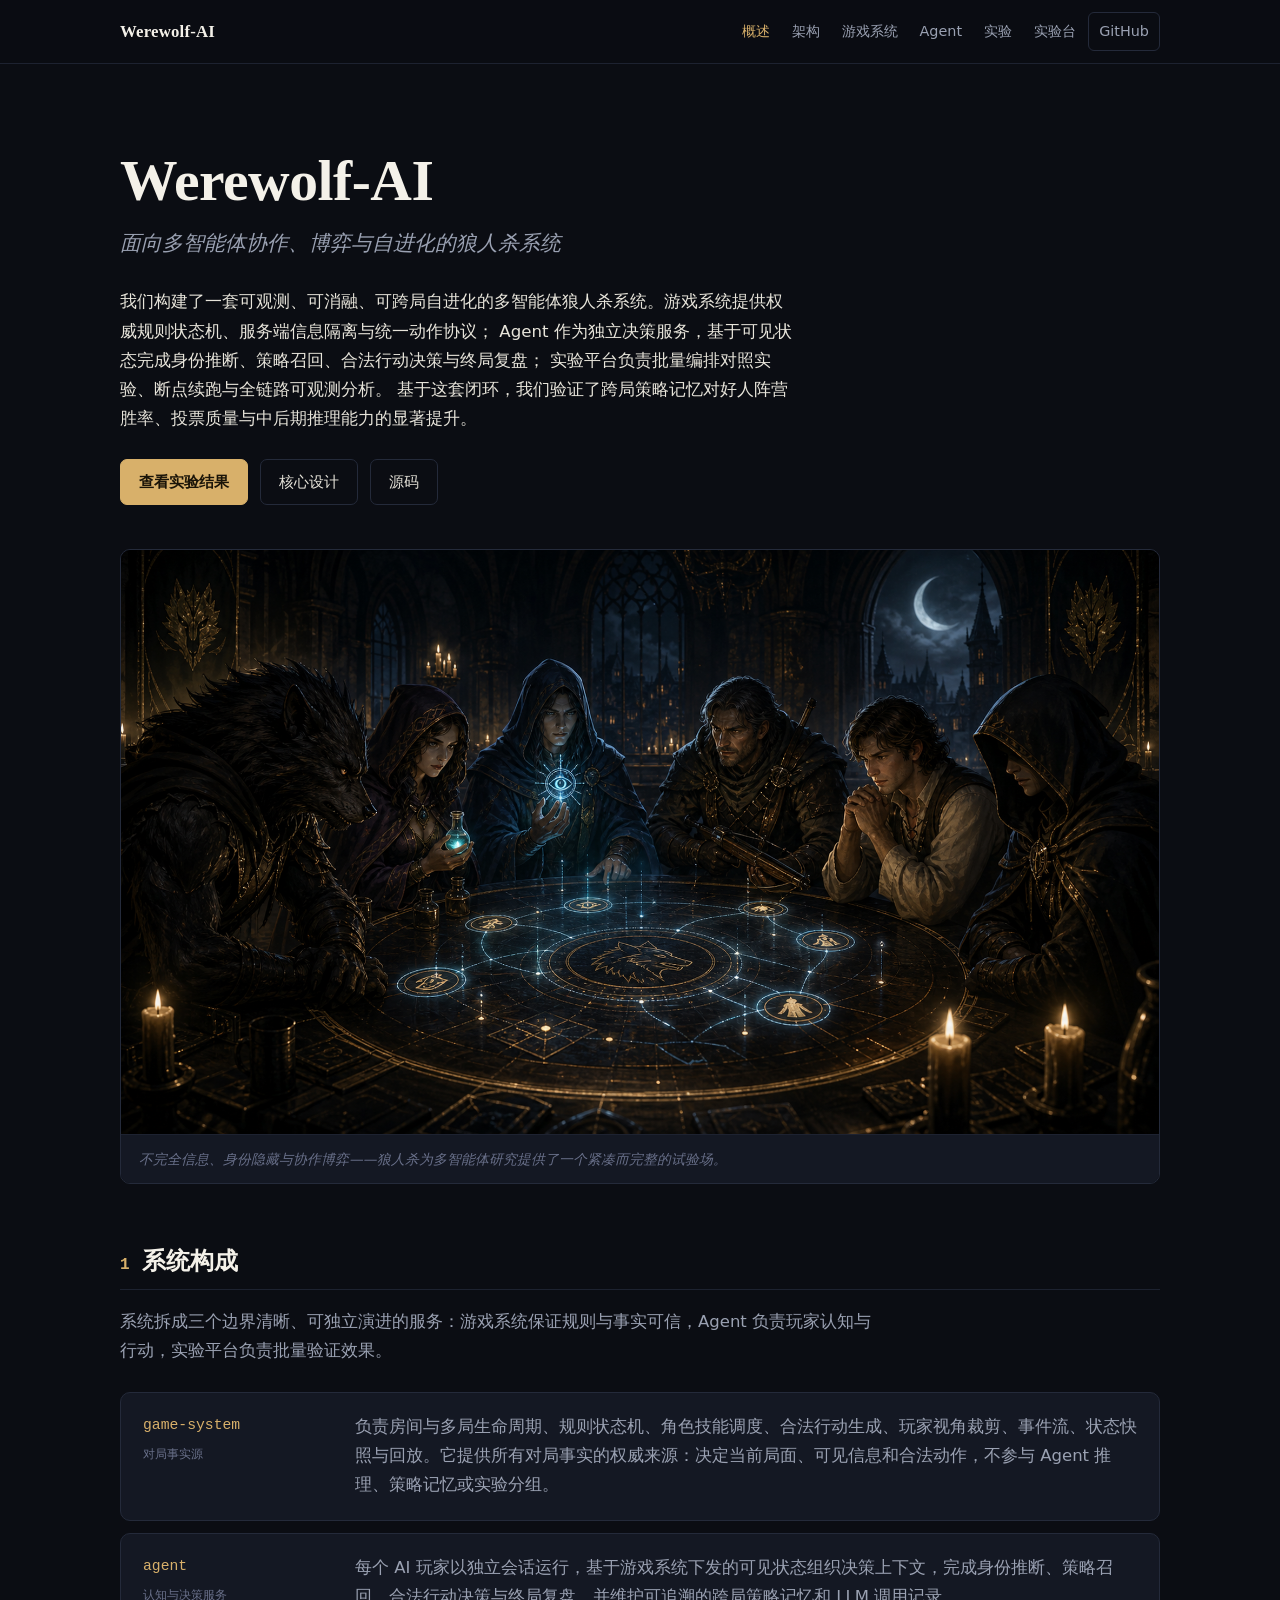
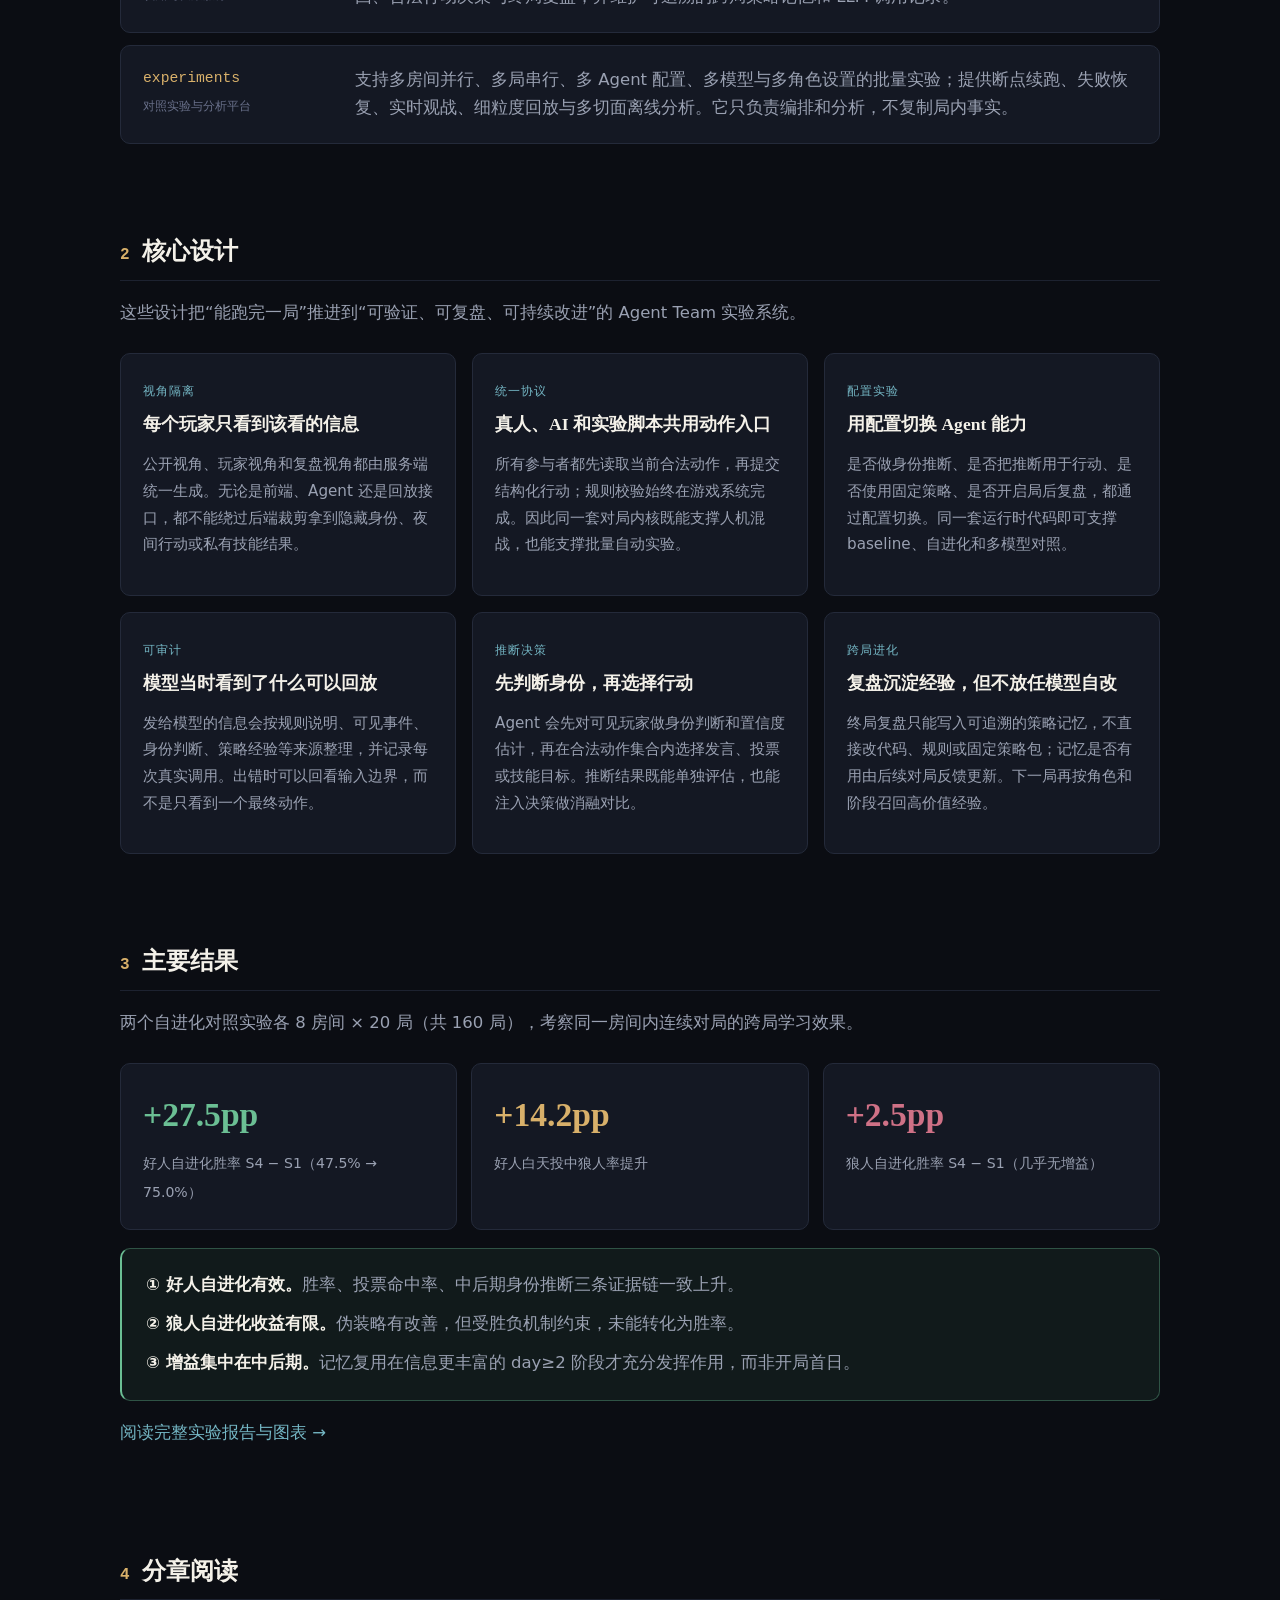
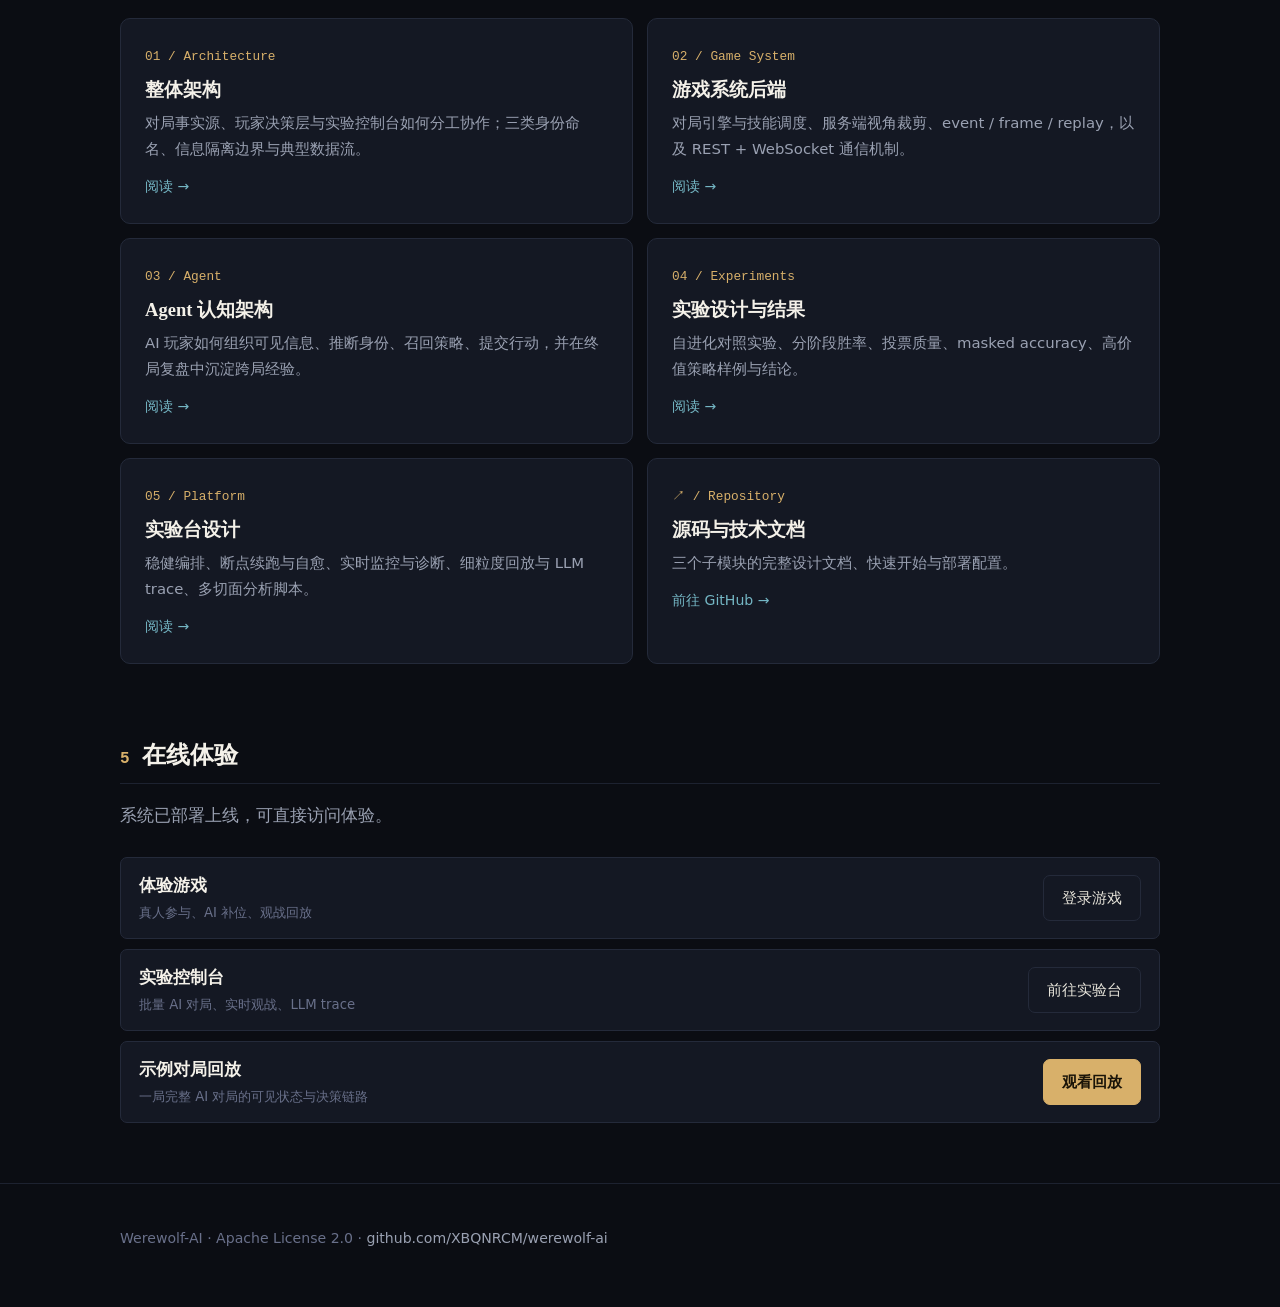
<file: docs/index.html>
<!DOCTYPE html>
<html lang="zh-CN">
<head>
  <meta charset="UTF-8">
  <meta http-equiv="refresh" content="0; url=./report/">
  <link rel="canonical" href="./report/">
  <title>Werewolf-AI 项目展示</title>
</head>
<body>
  <p>正在跳转到 <a href="./report/">项目综合报告</a>…</p>
</body>
</html>
</file>
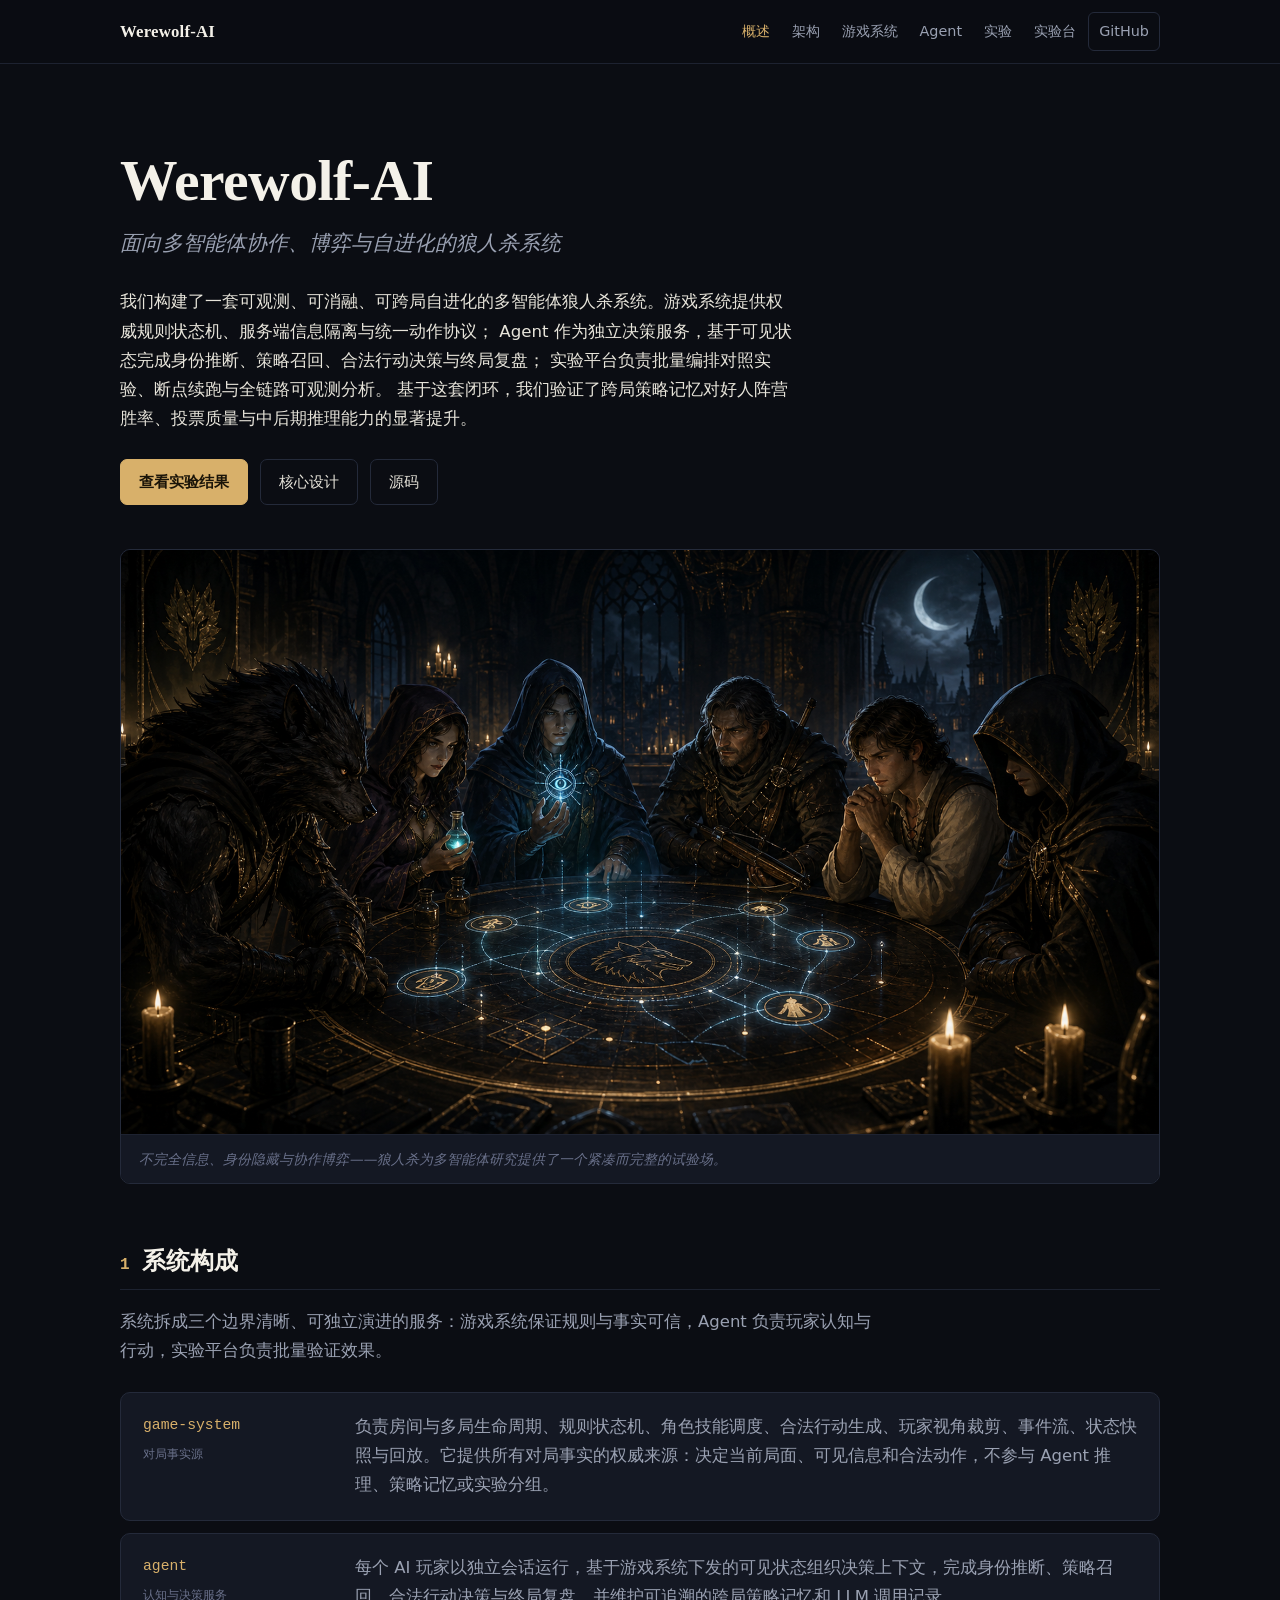
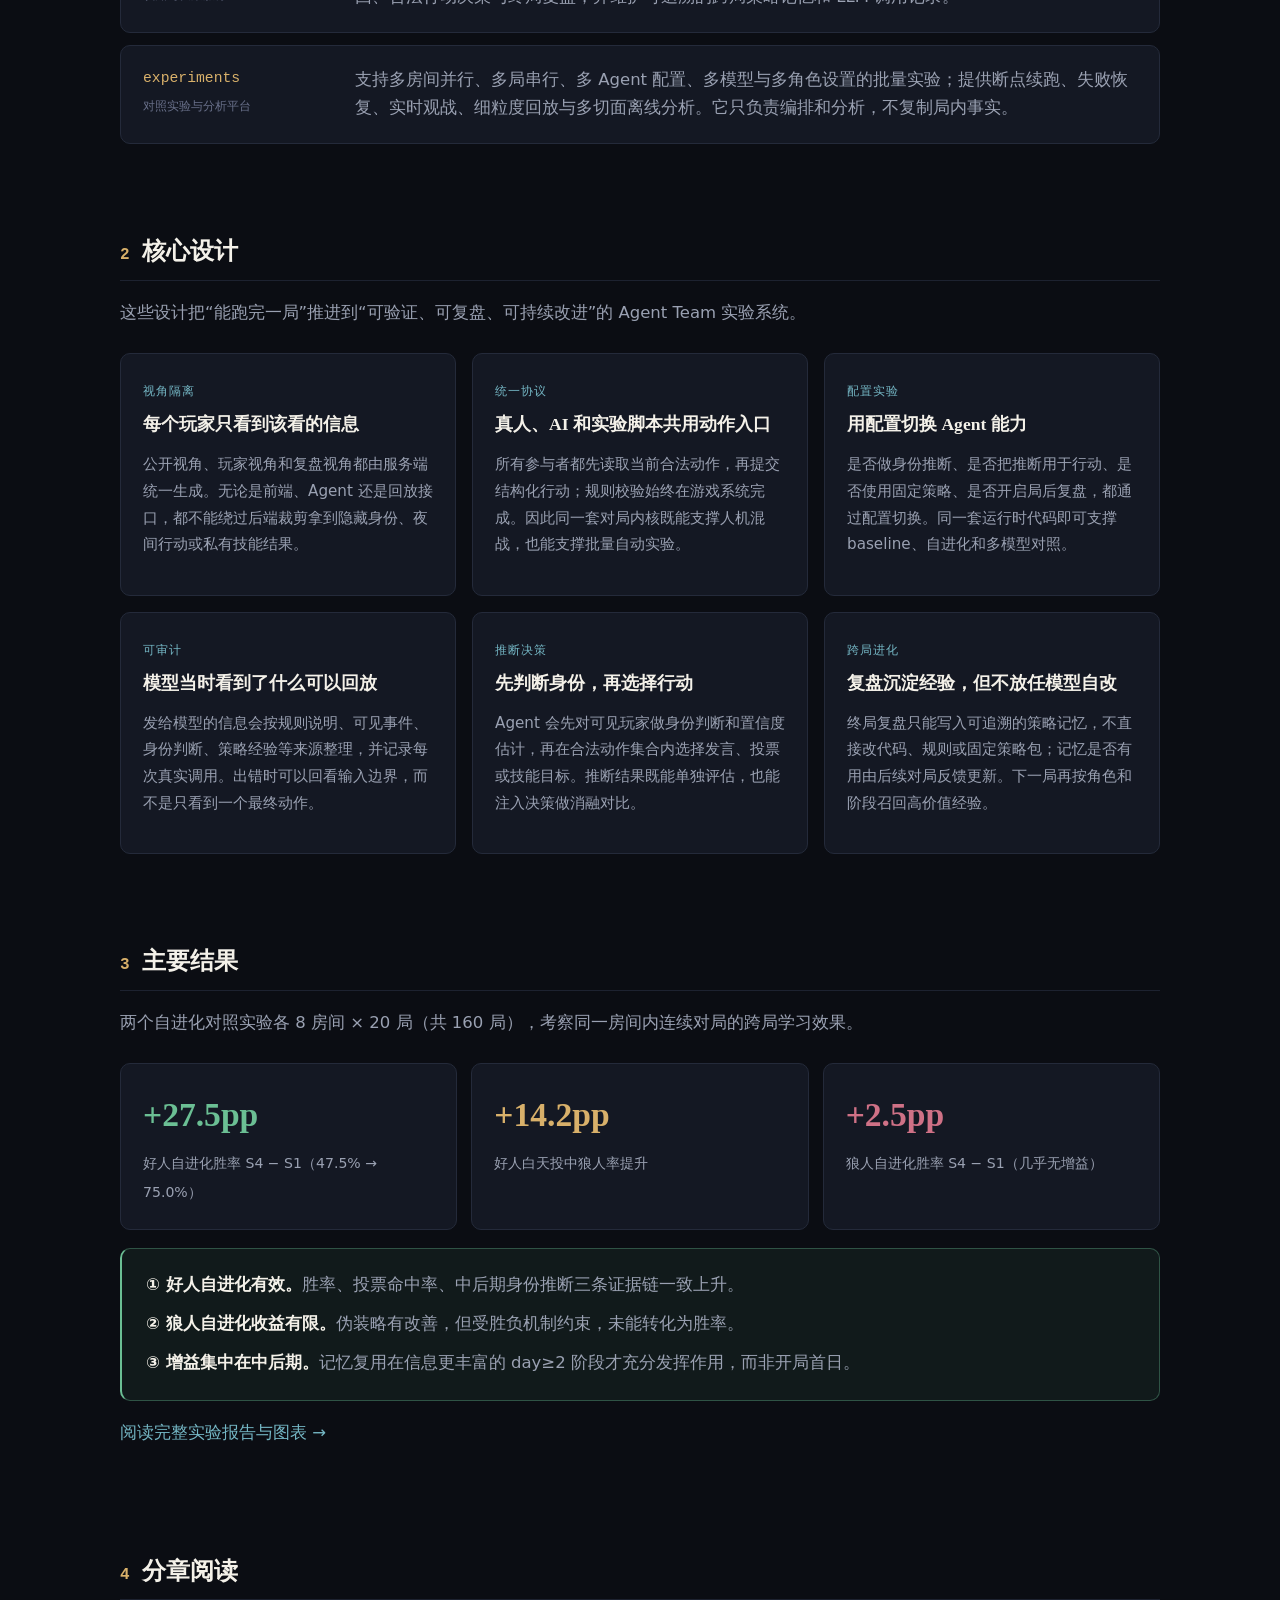
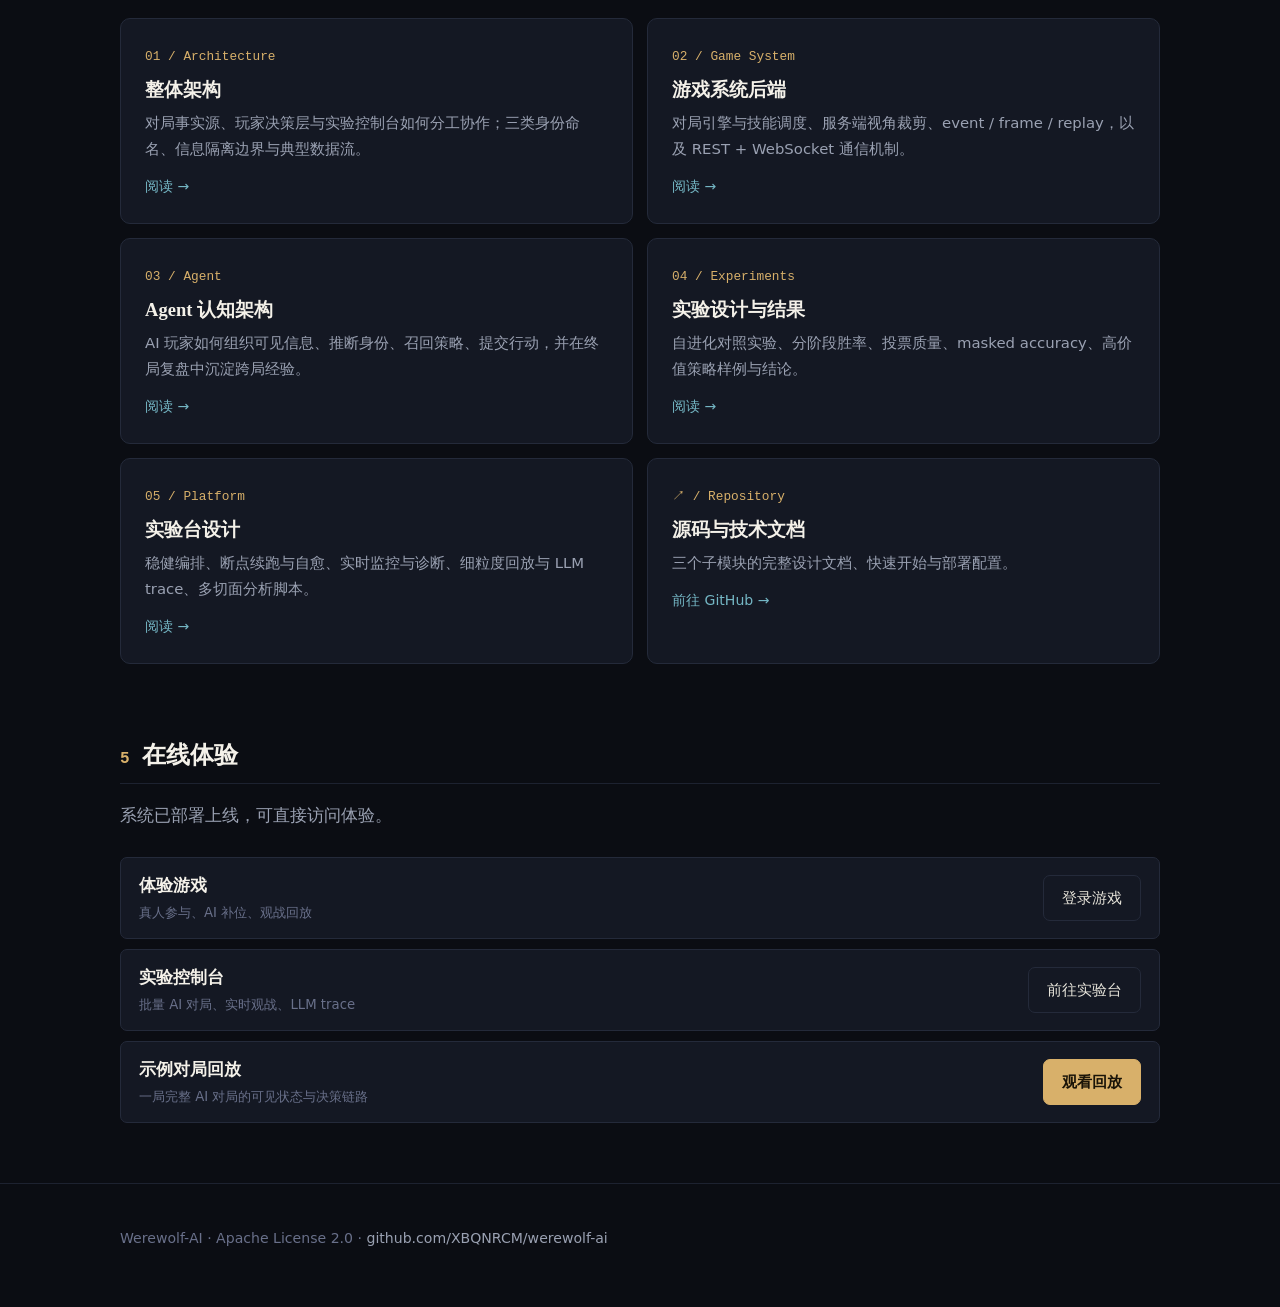
<file: docs/report/index.html>
<!DOCTYPE html>
<html lang="zh-CN">
<head>
  <meta charset="UTF-8">
  <meta name="viewport" content="width=device-width, initial-scale=1.0">
  <title>Werewolf-AI — 多智能体狼人杀系统</title>
  <meta name="description" content="对局事实源、认知与决策 Agent、批量实验平台：不完全信息下的多智能体协作、博弈与跨局自进化。">
  <link rel="stylesheet" href="./site.css">
</head>
<body>
  <header class="site-header">
    <div class="container inner">
      <a class="brand" href="./">
        <span>Werewolf-AI</span>
      </a>
      <nav class="nav">
        <a href="./" class="active">概述</a>
        <a href="./architecture.html">架构</a>
        <a href="./game-system.html">游戏系统</a>
        <a href="./agent.html">Agent</a>
        <a href="./experiments.html">实验</a>
        <a href="./console.html">实验台</a>
        <a href="https://github.com/XBQNRCM/werewolf-ai" class="nav-gh" target="_blank" rel="noopener">GitHub</a>
      </nav>
    </div>
  </header>

  <main>
    <section class="hero">
      <div class="container">
        <h1>Werewolf-AI</h1>
        <p class="subtitle">面向多智能体协作、博弈与自进化的狼人杀系统</p>
        <p class="abstract">
          我们构建了一套可观测、可消融、可跨局自进化的多智能体狼人杀系统。游戏系统提供权威规则状态机、服务端信息隔离与统一动作协议；
          Agent 作为独立决策服务，基于可见状态完成身份推断、策略召回、合法行动决策与终局复盘；
          实验平台负责批量编排对照实验、断点续跑与全链路可观测分析。
          基于这套闭环，我们验证了跨局策略记忆对好人阵营胜率、投票质量与中后期推理能力的显著提升。
        </p>
        <div class="hero-actions">
          <a class="btn btn-primary" href="./experiments.html">查看实验结果</a>
          <a class="btn btn-secondary" href="#contributions">核心设计</a>
          <a class="btn btn-secondary" href="https://github.com/XBQNRCM/werewolf-ai" target="_blank" rel="noopener">源码</a>
        </div>

        <figure class="poster">
          <img src="./assets/images/werewolf-ai-role-ensemble-poster-art.png" alt="狼人杀夜晚围桌对局主题插画">
          <figcaption>不完全信息、身份隐藏与协作博弈——狼人杀为多智能体研究提供了一个紧凑而完整的试验场。</figcaption>
        </figure>
      </div>
    </section>

    <section id="system">
      <div class="container">
        <h2 class="section-title"><span class="num">1</span>系统构成</h2>
        <p class="section-desc">系统拆成三个边界清晰、可独立演进的服务：游戏系统保证规则与事实可信，Agent 负责玩家认知与行动，实验平台负责批量验证效果。</p>
        <div class="layers">
          <div class="layer-item">
            <div class="layer-name">game-system<small>对局事实源</small></div>
            <p>负责房间与多局生命周期、规则状态机、角色技能调度、合法行动生成、玩家视角裁剪、事件流、状态快照与回放。它提供所有对局事实的权威来源：决定当前局面、可见信息和合法动作，不参与 Agent 推理、策略记忆或实验分组。</p>
          </div>
          <div class="layer-item">
            <div class="layer-name">agent<small>认知与决策服务</small></div>
            <p>每个 AI 玩家以独立会话运行，基于游戏系统下发的可见状态组织决策上下文，完成身份推断、策略召回、合法行动决策与终局复盘，并维护可追溯的跨局策略记忆和 LLM 调用记录。</p>
          </div>
          <div class="layer-item">
            <div class="layer-name">experiments<small>对照实验与分析平台</small></div>
            <p>支持多房间并行、多局串行、多 Agent 配置、多模型与多角色设置的批量实验；提供断点续跑、失败恢复、实时观战、细粒度回放与多切面离线分析。它只负责编排和分析，不复制局内事实。</p>
          </div>
        </div>
      </div>
    </section>

    <section id="contributions">
      <div class="container">
        <h2 class="section-title"><span class="num">2</span>核心设计</h2>
        <p class="section-desc">这些设计把“能跑完一局”推进到“可验证、可复盘、可持续改进”的 Agent Team 实验系统。</p>
        <div class="card-grid">
          <article class="card">
            <span class="tag">视角隔离</span>
            <h3>每个玩家只看到该看的信息</h3>
            <p>公开视角、玩家视角和复盘视角都由服务端统一生成。无论是前端、Agent 还是回放接口，都不能绕过后端裁剪拿到隐藏身份、夜间行动或私有技能结果。</p>
          </article>
          <article class="card">
            <span class="tag">统一协议</span>
            <h3>真人、AI 和实验脚本共用动作入口</h3>
            <p>所有参与者都先读取当前合法动作，再提交结构化行动；规则校验始终在游戏系统完成。因此同一套对局内核既能支撑人机混战，也能支撑批量自动实验。</p>
          </article>
          <article class="card">
            <span class="tag">配置实验</span>
            <h3>用配置切换 Agent 能力</h3>
            <p>是否做身份推断、是否把推断用于行动、是否使用固定策略、是否开启局后复盘，都通过配置切换。同一套运行时代码即可支撑 baseline、自进化和多模型对照。</p>
          </article>
          <article class="card">
            <span class="tag">可审计</span>
            <h3>模型当时看到了什么可以回放</h3>
            <p>发给模型的信息会按规则说明、可见事件、身份判断、策略经验等来源整理，并记录每次真实调用。出错时可以回看输入边界，而不是只看到一个最终动作。</p>
          </article>
          <article class="card">
            <span class="tag">推断决策</span>
            <h3>先判断身份，再选择行动</h3>
            <p>Agent 会先对可见玩家做身份判断和置信度估计，再在合法动作集合内选择发言、投票或技能目标。推断结果既能单独评估，也能注入决策做消融对比。</p>
          </article>
          <article class="card">
            <span class="tag">跨局进化</span>
            <h3>复盘沉淀经验，但不放任模型自改</h3>
            <p>终局复盘只能写入可追溯的策略记忆，不直接改代码、规则或固定策略包；记忆是否有用由后续对局反馈更新。下一局再按角色和阶段召回高价值经验。</p>
          </article>
        </div>
      </div>
    </section>

    <section id="results">
      <div class="container">
        <h2 class="section-title"><span class="num">3</span>主要结果</h2>
        <p class="section-desc">两个自进化对照实验各 8 房间 × 20 局（共 160 局），考察同一房间内连续对局的跨局学习效果。</p>
        <div class="stat-row">
          <div class="stat">
            <strong>+27.5pp</strong>
            <span>好人自进化胜率 S4 − S1（47.5% → 75.0%）</span>
          </div>
          <div class="stat neutral">
            <strong>+14.2pp</strong>
            <span>好人白天投中狼人率提升</span>
          </div>
          <div class="stat wolf">
            <strong>+2.5pp</strong>
            <span>狼人自进化胜率 S4 − S1（几乎无增益）</span>
          </div>
        </div>
        <div class="conclusion-box" style="margin-top:18px;">
          <p><strong>① 好人自进化有效。</strong>胜率、投票命中率、中后期身份推断三条证据链一致上升。</p>
          <p><strong>② 狼人自进化收益有限。</strong>伪装略有改善，但受胜负机制约束，未能转化为胜率。</p>
          <p><strong>③ 增益集中在中后期。</strong>记忆复用在信息更丰富的 day≥2 阶段才充分发挥作用，而非开局首日。</p>
        </div>
        <p style="margin-top:18px;"><a href="./experiments.html">阅读完整实验报告与图表 →</a></p>
      </div>
    </section>

    <section id="chapters">
      <div class="container">
        <h2 class="section-title"><span class="num">4</span>分章阅读</h2>
        <div class="nav-cards">
          <a class="nav-card" href="./architecture.html">
            <span class="nav-card-index">01 / Architecture</span>
            <h3>整体架构</h3>
            <p>对局事实源、玩家决策层与实验控制台如何分工协作；三类身份命名、信息隔离边界与典型数据流。</p>
            <span class="arrow">阅读 →</span>
          </a>
          <a class="nav-card" href="./game-system.html">
            <span class="nav-card-index">02 / Game System</span>
            <h3>游戏系统后端</h3>
            <p>对局引擎与技能调度、服务端视角裁剪、event / frame / replay，以及 REST + WebSocket 通信机制。</p>
            <span class="arrow">阅读 →</span>
          </a>
          <a class="nav-card" href="./agent.html">
            <span class="nav-card-index">03 / Agent</span>
            <h3>Agent 认知架构</h3>
            <p>AI 玩家如何组织可见信息、推断身份、召回策略、提交行动，并在终局复盘中沉淀跨局经验。</p>
            <span class="arrow">阅读 →</span>
          </a>
          <a class="nav-card" href="./experiments.html">
            <span class="nav-card-index">04 / Experiments</span>
            <h3>实验设计与结果</h3>
            <p>自进化对照实验、分阶段胜率、投票质量、masked accuracy、高价值策略样例与结论。</p>
            <span class="arrow">阅读 →</span>
          </a>
          <a class="nav-card" href="./console.html">
            <span class="nav-card-index">05 / Platform</span>
            <h3>实验台设计</h3>
            <p>稳健编排、断点续跑与自愈、实时监控与诊断、细粒度回放与 LLM trace、多切面分析脚本。</p>
            <span class="arrow">阅读 →</span>
          </a>
          <a class="nav-card" href="https://github.com/XBQNRCM/werewolf-ai" target="_blank" rel="noopener">
            <span class="nav-card-index">↗ / Repository</span>
            <h3>源码与技术文档</h3>
            <p>三个子模块的完整设计文档、快速开始与部署配置。</p>
            <span class="arrow">前往 GitHub →</span>
          </a>
        </div>
      </div>
    </section>

    <section id="demo" class="tight">
      <div class="container">
        <h2 class="section-title"><span class="num">5</span>在线体验</h2>
        <p class="section-desc">系统已部署上线，可直接访问体验。</p>
        <div class="demo-entry">
          <div class="label">体验游戏<small>真人参与、AI 补位、观战回放</small></div>
          <a class="btn btn-secondary" href="http://8.149.245.31/" target="_blank" rel="noopener">登录游戏</a>
        </div>
        <div class="demo-entry">
          <div class="label">实验控制台<small>批量 AI 对局、实时观战、LLM trace</small></div>
          <a class="btn btn-secondary" href="http://8.149.245.31/experiments/" target="_blank" rel="noopener">前往实验台</a>
        </div>
        <div class="demo-entry">
          <div class="label">示例对局回放<small>一局完整 AI 对局的可见状态与决策链路</small></div>
          <a class="btn btn-primary" href="http://8.149.245.31/replay/game_add52680dc?room=room_93a2a298ca" target="_blank" rel="noopener">观看回放</a>
        </div>
      </div>
    </section>
  </main>

  <footer class="site-footer">
    <div class="container">
      <p>Werewolf-AI · Apache License 2.0 · <a href="https://github.com/XBQNRCM/werewolf-ai" target="_blank" rel="noopener">github.com/XBQNRCM/werewolf-ai</a></p>
    </div>
  </footer>
</body>
</html>
</file>
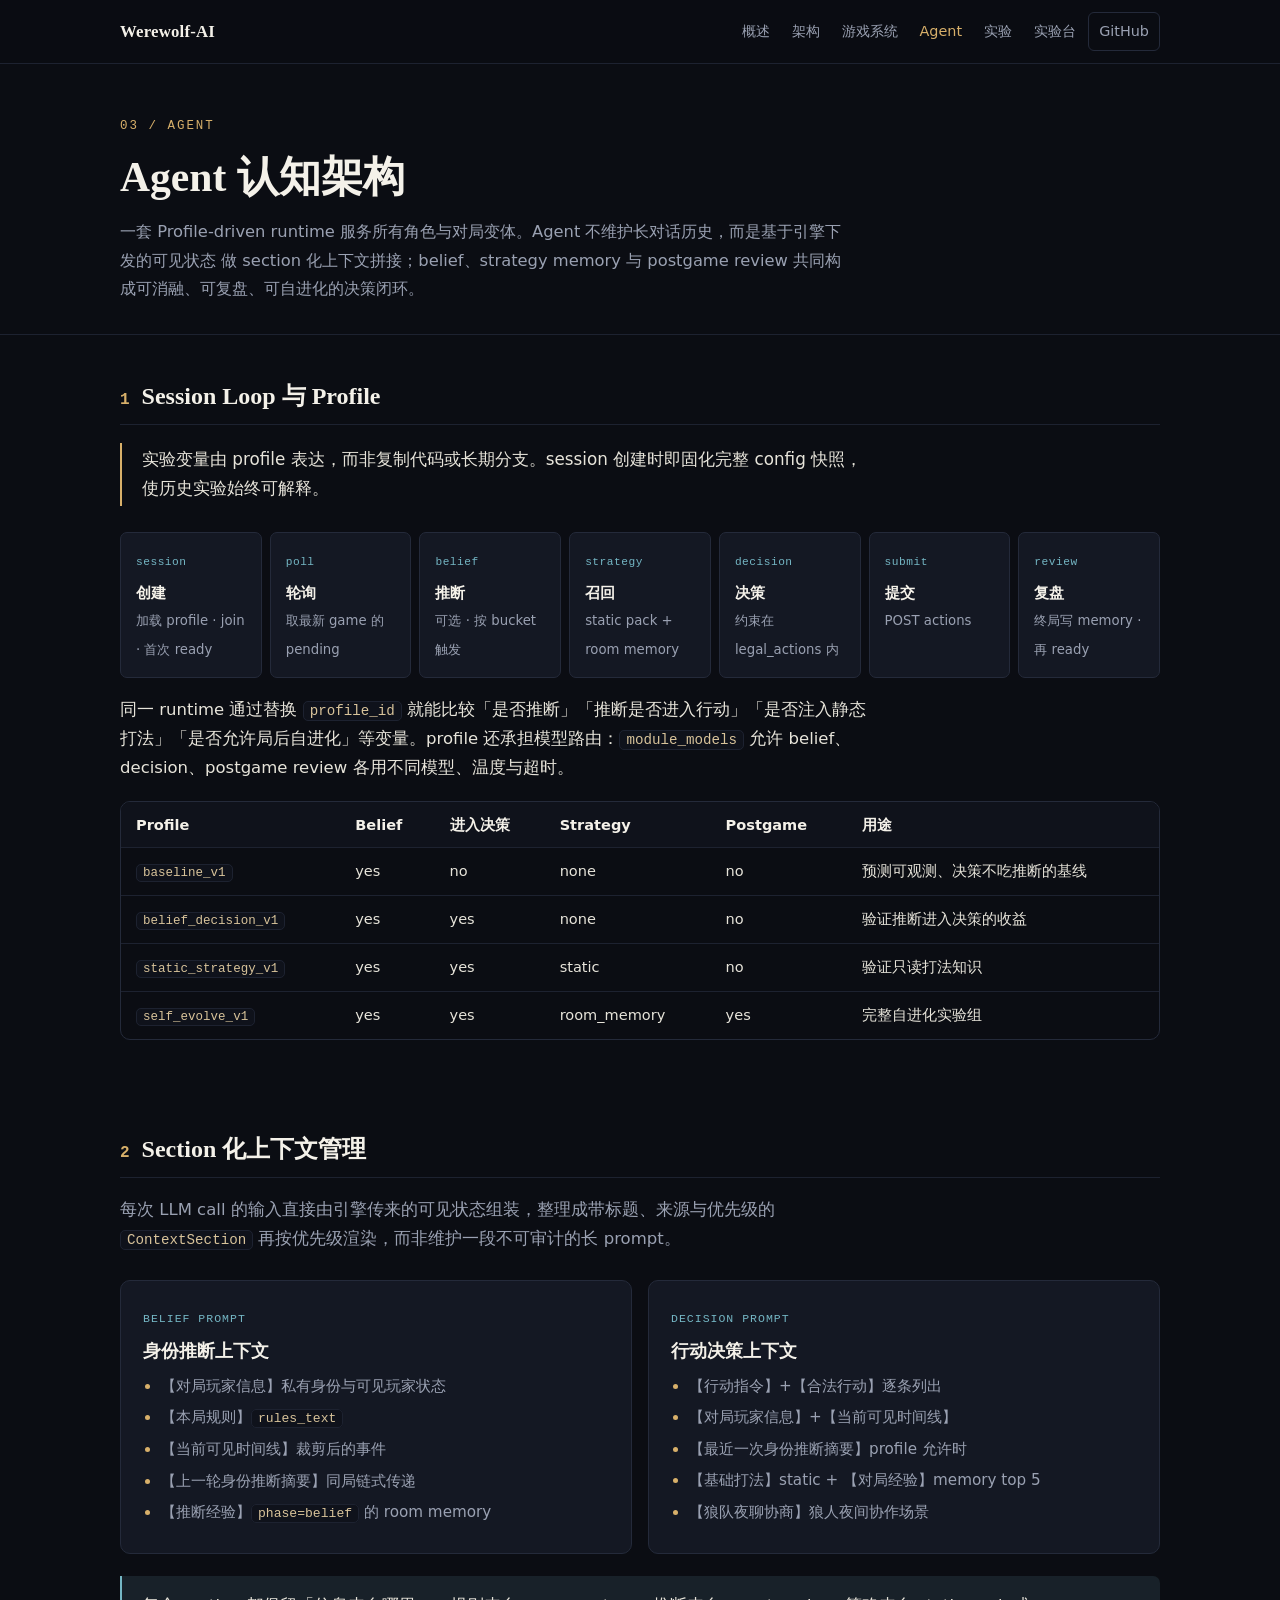
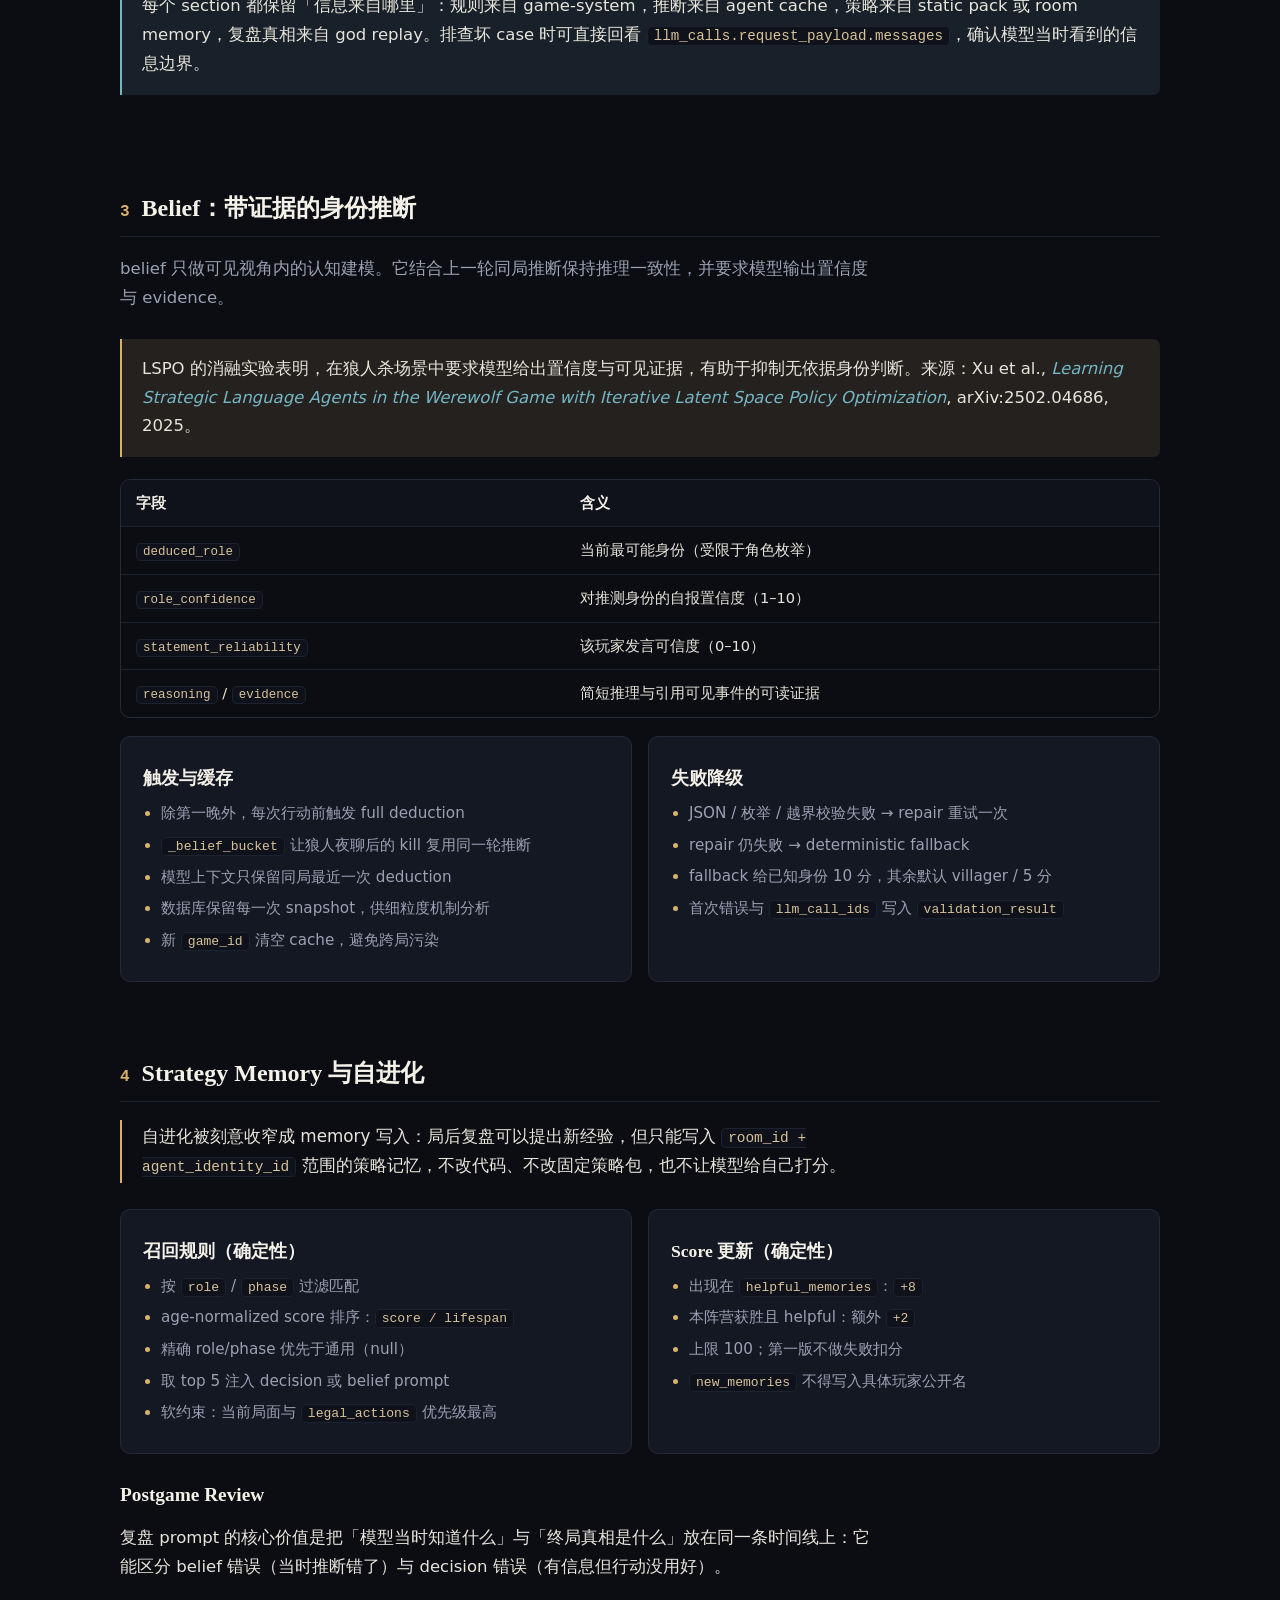
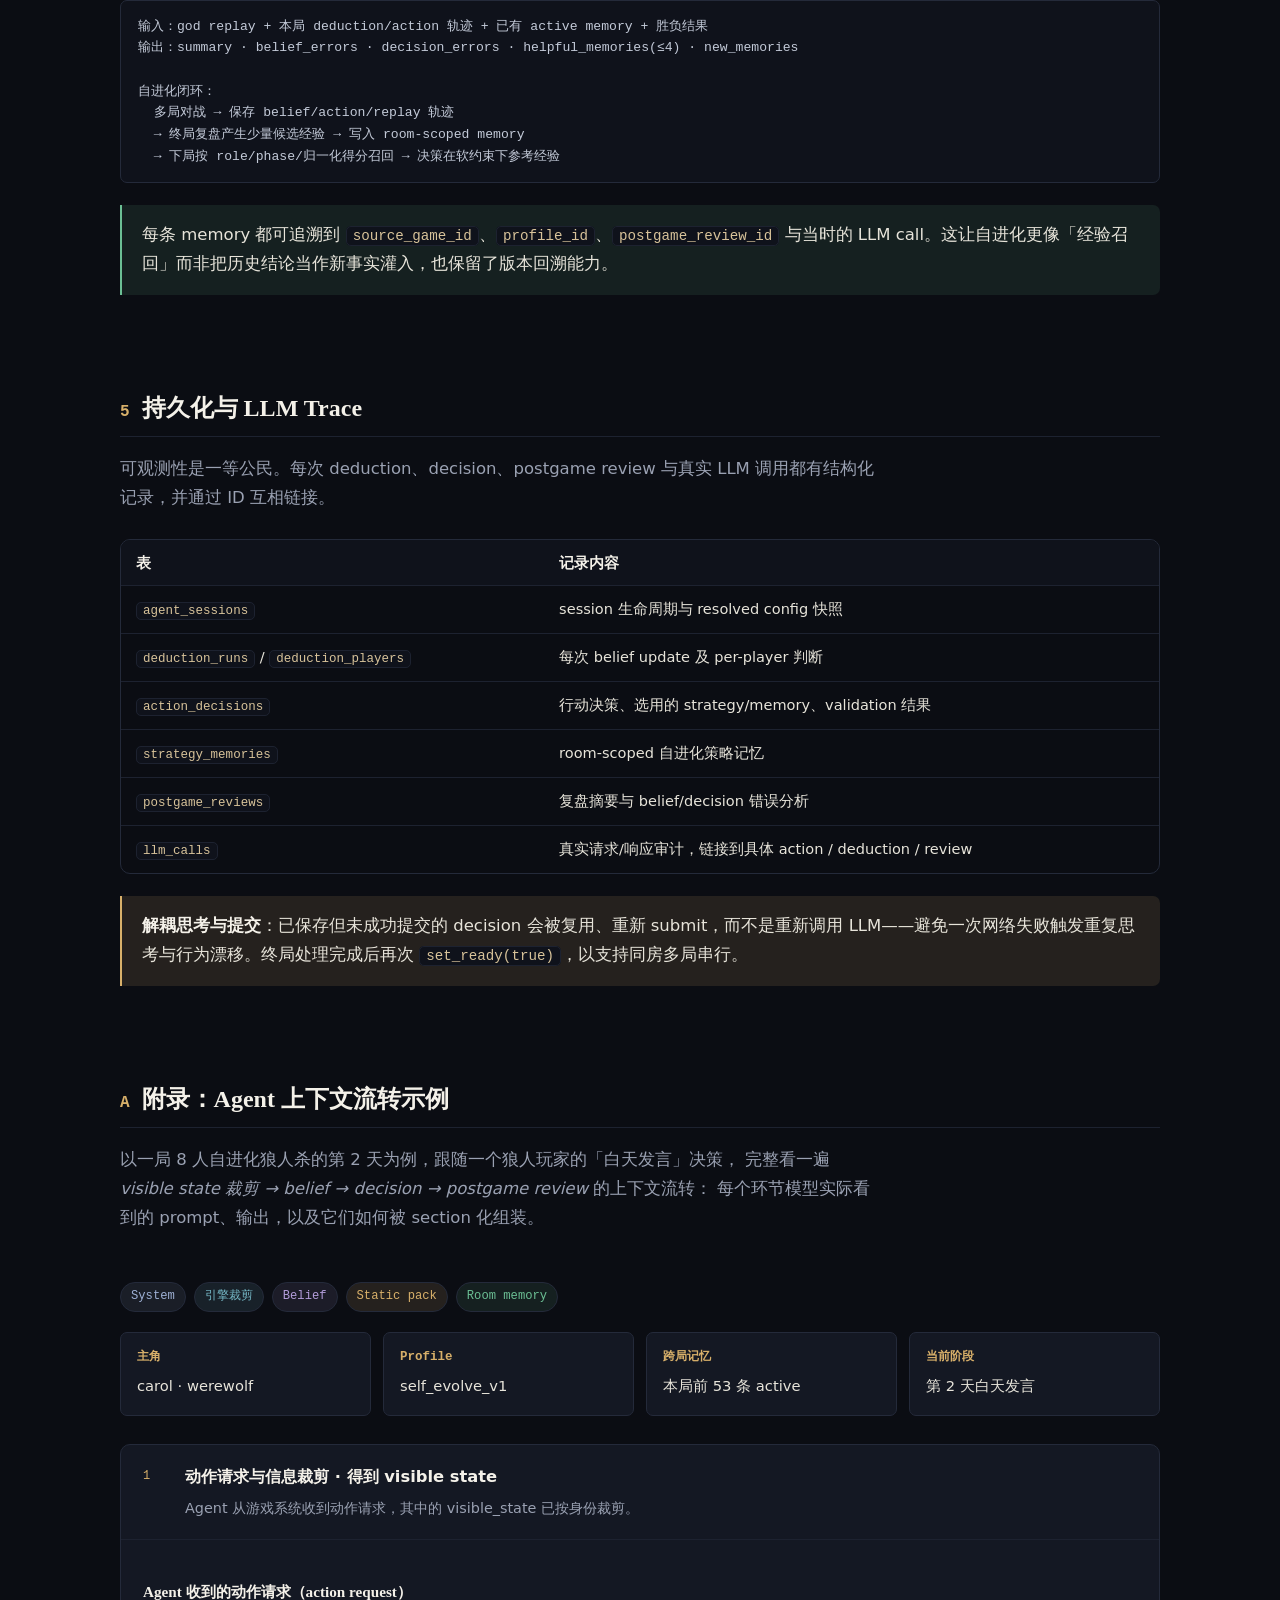
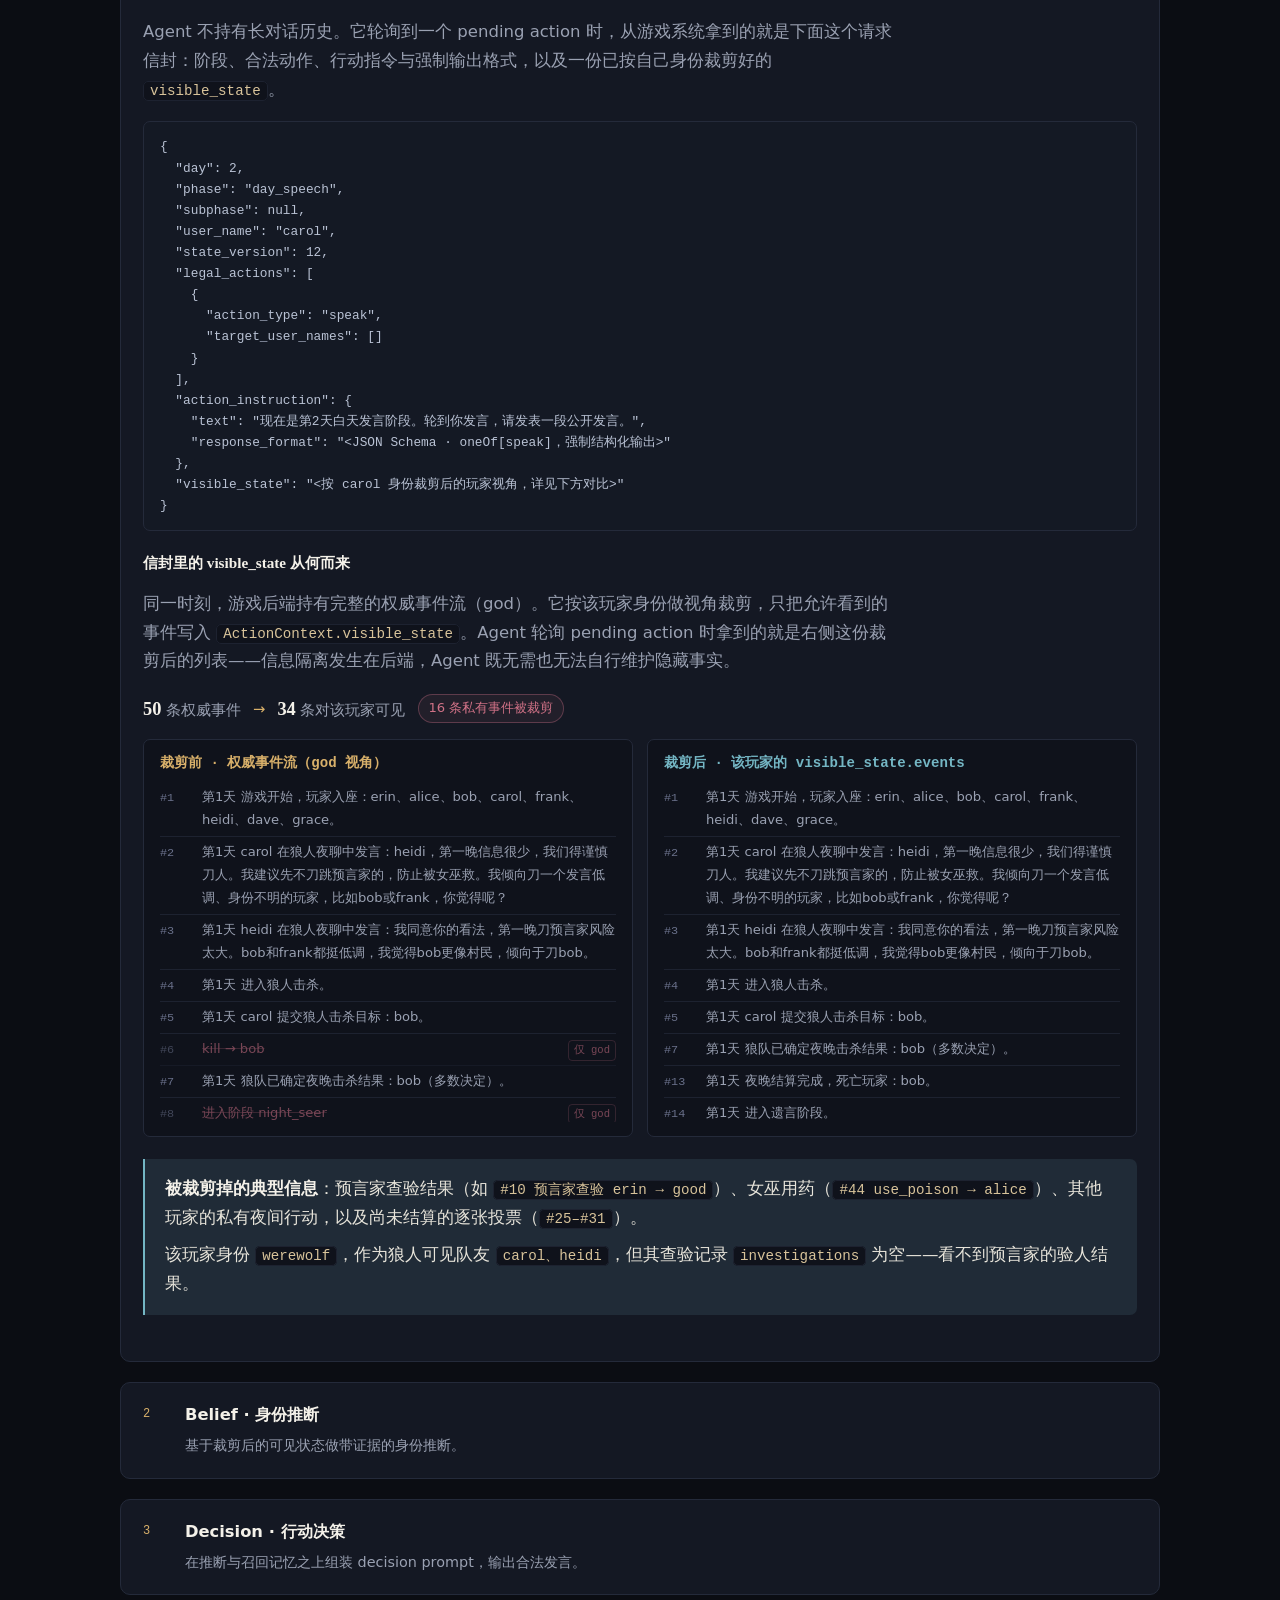
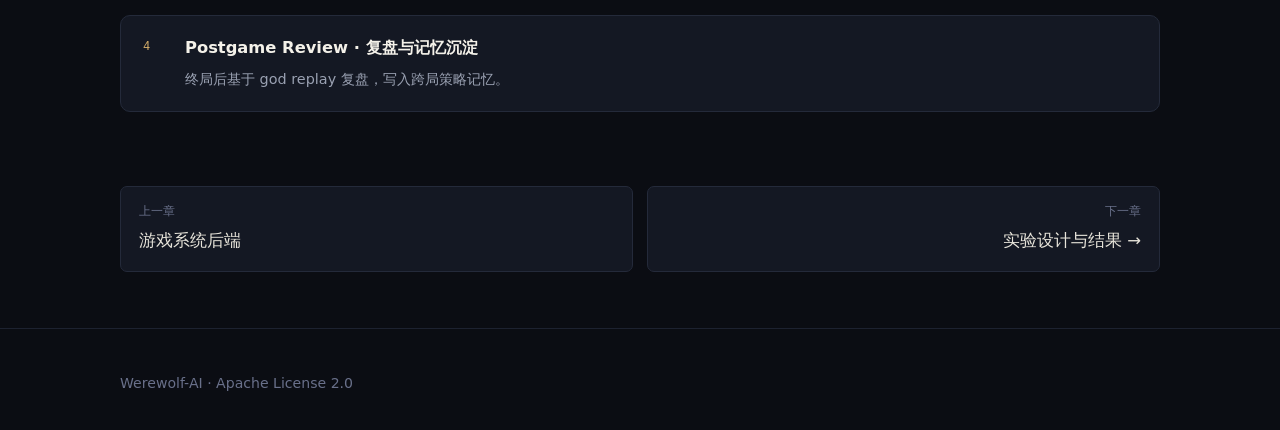
<file: docs/report/agent.html>
<!DOCTYPE html>
<html lang="zh-CN">
<head>
  <meta charset="UTF-8">
  <meta name="viewport" content="width=device-width, initial-scale=1.0">
  <title>Agent 认知架构 — Werewolf-AI</title>
  <link rel="stylesheet" href="./site.css">
</head>
<body>
  <header class="site-header">
    <div class="container inner">
      <a class="brand" href="./">
        <span>Werewolf-AI</span>
      </a>
      <nav class="nav">
        <a href="./">概述</a>
        <a href="./architecture.html">架构</a>
        <a href="./game-system.html">游戏系统</a>
        <a href="./agent.html" class="active">Agent</a>
        <a href="./experiments.html">实验</a>
        <a href="./console.html">实验台</a>
        <a href="https://github.com/XBQNRCM/werewolf-ai" class="nav-gh" target="_blank" rel="noopener">GitHub</a>
      </nav>
    </div>
  </header>

  <main>
    <section class="page-hero">
      <div class="container">
        <div class="kicker">03 / Agent</div>
        <h1>Agent 认知架构</h1>
        <p>
          一套 Profile-driven runtime 服务所有角色与对局变体。Agent 不维护长对话历史，而是基于引擎下发的可见状态
          做 section 化上下文拼接；belief、strategy memory 与 postgame review 共同构成可消融、可复盘、可自进化的决策闭环。
        </p>
      </div>
    </section>

    <section>
      <div class="container">
        <h2 class="section-title"><span class="num">1</span>Session Loop 与 Profile</h2>
        <p class="lead-block">实验变量由 profile 表达，而非复制代码或长期分支。session 创建时即固化完整 config 快照，使历史实验始终可解释。</p>
        <div class="pipeline">
          <div class="step"><span class="step-k">session</span><span class="step-t">创建</span><span class="step-d">加载 profile · join · 首次 ready</span></div>
          <div class="step"><span class="step-k">poll</span><span class="step-t">轮询</span><span class="step-d">取最新 game 的 pending</span></div>
          <div class="step"><span class="step-k">belief</span><span class="step-t">推断</span><span class="step-d">可选 · 按 bucket 触发</span></div>
          <div class="step"><span class="step-k">strategy</span><span class="step-t">召回</span><span class="step-d">static pack + room memory</span></div>
          <div class="step"><span class="step-k">decision</span><span class="step-t">决策</span><span class="step-d">约束在 legal_actions 内</span></div>
          <div class="step"><span class="step-k">submit</span><span class="step-t">提交</span><span class="step-d">POST actions</span></div>
          <div class="step"><span class="step-k">review</span><span class="step-t">复盘</span><span class="step-d">终局写 memory · 再 ready</span></div>
        </div>
        <p class="prose" style="margin-top:18px;">同一 runtime 通过替换 <code>profile_id</code> 就能比较「是否推断」「推断是否进入行动」「是否注入静态打法」「是否允许局后自进化」等变量。profile 还承担模型路由：<code>module_models</code> 允许 belief、decision、postgame review 各用不同模型、温度与超时。</p>
        <div class="table-wrap">
          <table>
            <thead><tr><th>Profile</th><th>Belief</th><th>进入决策</th><th>Strategy</th><th>Postgame</th><th>用途</th></tr></thead>
            <tbody>
              <tr><td><code>baseline_v1</code></td><td>yes</td><td>no</td><td>none</td><td>no</td><td>预测可观测、决策不吃推断的基线</td></tr>
              <tr><td><code>belief_decision_v1</code></td><td>yes</td><td>yes</td><td>none</td><td>no</td><td>验证推断进入决策的收益</td></tr>
              <tr><td><code>static_strategy_v1</code></td><td>yes</td><td>yes</td><td>static</td><td>no</td><td>验证只读打法知识</td></tr>
              <tr><td><code>self_evolve_v1</code></td><td>yes</td><td>yes</td><td>room_memory</td><td>yes</td><td>完整自进化实验组</td></tr>
            </tbody>
          </table>
        </div>
      </div>
    </section>

    <section class="tight">
      <div class="container">
        <h2 class="section-title"><span class="num">2</span>Section 化上下文管理</h2>
        <p class="section-desc">每次 LLM call 的输入直接由引擎传来的可见状态组装，整理成带标题、来源与优先级的 <code>ContextSection</code> 再按优先级渲染，而非维护一段不可审计的长 prompt。</p>
        <div class="card-grid cols-2">
          <article class="card">
            <span class="tag">belief prompt</span>
            <h3>身份推断上下文</h3>
            <ul>
              <li>【对局玩家信息】私有身份与可见玩家状态</li>
              <li>【本局规则】<code>rules_text</code></li>
              <li>【当前可见时间线】裁剪后的事件</li>
              <li>【上一轮身份推断摘要】同局链式传递</li>
              <li>【推断经验】<code>phase=belief</code> 的 room memory</li>
            </ul>
          </article>
          <article class="card">
            <span class="tag">decision prompt</span>
            <h3>行动决策上下文</h3>
            <ul>
              <li>【行动指令】+【合法行动】逐条列出</li>
              <li>【对局玩家信息】+【当前可见时间线】</li>
              <li>【最近一次身份推断摘要】profile 允许时</li>
              <li>【基础打法】static + 【对局经验】memory top 5</li>
              <li>【狼队夜聊协商】狼人夜间协作场景</li>
            </ul>
          </article>
        </div>
        <div class="callout teal">
          <p>每个 section 都保留「信息来自哪里」：规则来自 game-system，推断来自 agent cache，策略来自 static pack 或 room memory，复盘真相来自 god replay。排查坏 case 时可直接回看 <code>llm_calls.request_payload.messages</code>，确认模型当时看到的信息边界。</p>
        </div>
      </div>
    </section>

    <section>
      <div class="container">
        <h2 class="section-title"><span class="num">3</span>Belief：带证据的身份推断</h2>
        <p class="section-desc">belief 只做可见视角内的认知建模。它结合上一轮同局推断保持推理一致性，并要求模型输出置信度与 evidence。</p>
        <div class="callout">
          <p>LSPO 的消融实验表明，在狼人杀场景中要求模型给出置信度与可见证据，有助于抑制无依据身份判断。来源：Xu et al., <a href="https://arxiv.org/abs/2502.04686" target="_blank" rel="noopener"><em>Learning Strategic Language Agents in the Werewolf Game with Iterative Latent Space Policy Optimization</em></a>, arXiv:2502.04686, 2025。</p>
        </div>
        <div class="table-wrap">
          <table>
            <thead><tr><th>字段</th><th>含义</th></tr></thead>
            <tbody>
              <tr><td><code>deduced_role</code></td><td>当前最可能身份（受限于角色枚举）</td></tr>
              <tr><td><code>role_confidence</code></td><td>对推测身份的自报置信度（1–10）</td></tr>
              <tr><td><code>statement_reliability</code></td><td>该玩家发言可信度（0–10）</td></tr>
              <tr><td><code>reasoning</code> / <code>evidence</code></td><td>简短推理与引用可见事件的可读证据</td></tr>
            </tbody>
          </table>
        </div>
        <div class="card-grid cols-2">
          <article class="card">
            <h3>触发与缓存</h3>
            <ul>
              <li>除第一晚外，每次行动前触发 full deduction</li>
              <li><code>_belief_bucket</code> 让狼人夜聊后的 kill 复用同一轮推断</li>
              <li>模型上下文只保留同局最近一次 deduction</li>
              <li>数据库保留每一次 snapshot，供细粒度机制分析</li>
              <li>新 <code>game_id</code> 清空 cache，避免跨局污染</li>
            </ul>
          </article>
          <article class="card">
            <h3>失败降级</h3>
            <ul>
              <li>JSON / 枚举 / 越界校验失败 → repair 重试一次</li>
              <li>repair 仍失败 → deterministic fallback</li>
              <li>fallback 给已知身份 10 分，其余默认 villager / 5 分</li>
              <li>首次错误与 <code>llm_call_ids</code> 写入 <code>validation_result</code></li>
            </ul>
          </article>
        </div>
      </div>
    </section>

    <section class="tight">
      <div class="container">
        <h2 class="section-title"><span class="num">4</span>Strategy Memory 与自进化</h2>
        <p class="lead-block">自进化被刻意收窄成 memory 写入：局后复盘可以提出新经验，但只能写入 <code>room_id + agent_identity_id</code> 范围的策略记忆，不改代码、不改固定策略包，也不让模型给自己打分。</p>
        <div class="card-grid cols-2">
          <article class="card">
            <h3>召回规则（确定性）</h3>
            <ul>
              <li>按 <code>role</code> / <code>phase</code> 过滤匹配</li>
              <li>age-normalized score 排序：<code>score / lifespan</code></li>
              <li>精确 role/phase 优先于通用（null）</li>
              <li>取 top 5 注入 decision 或 belief prompt</li>
              <li>软约束：当前局面与 <code>legal_actions</code> 优先级最高</li>
            </ul>
          </article>
          <article class="card">
            <h3>Score 更新（确定性）</h3>
            <ul>
              <li>出现在 <code>helpful_memories</code>：<code>+8</code></li>
              <li>本阵营获胜且 helpful：额外 <code>+2</code></li>
              <li>上限 100；第一版不做失败扣分</li>
              <li><code>new_memories</code> 不得写入具体玩家公开名</li>
            </ul>
          </article>
        </div>
        <h3 style="margin:28px 0 10px;">Postgame Review</h3>
        <p class="prose">复盘 prompt 的核心价值是把「模型当时知道什么」与「终局真相是什么」放在同一条时间线上：它能区分 belief 错误（当时推断错了）与 decision 错误（有信息但行动没用好）。</p>
        <pre class="code">输入：god replay + 本局 deduction/action 轨迹 + 已有 active memory + 胜负结果
输出：summary · belief_errors · decision_errors · helpful_memories(≤4) · new_memories

自进化闭环：
  多局对战 → 保存 belief/action/replay 轨迹
  → 终局复盘产生少量候选经验 → 写入 room-scoped memory
  → 下局按 role/phase/归一化得分召回 → 决策在软约束下参考经验</pre>
        <div class="callout good">
          <p>每条 memory 都可追溯到 <code>source_game_id</code>、<code>profile_id</code>、<code>postgame_review_id</code> 与当时的 LLM call。这让自进化更像「经验召回」而非把历史结论当作新事实灌入，也保留了版本回溯能力。</p>
        </div>
      </div>
    </section>

    <section>
      <div class="container">
        <h2 class="section-title"><span class="num">5</span>持久化与 LLM Trace</h2>
        <p class="section-desc">可观测性是一等公民。每次 deduction、decision、postgame review 与真实 LLM 调用都有结构化记录，并通过 ID 互相链接。</p>
        <div class="table-wrap">
          <table>
            <thead><tr><th>表</th><th>记录内容</th></tr></thead>
            <tbody>
              <tr><td><code>agent_sessions</code></td><td>session 生命周期与 resolved config 快照</td></tr>
              <tr><td><code>deduction_runs</code> / <code>deduction_players</code></td><td>每次 belief update 及 per-player 判断</td></tr>
              <tr><td><code>action_decisions</code></td><td>行动决策、选用的 strategy/memory、validation 结果</td></tr>
              <tr><td><code>strategy_memories</code></td><td>room-scoped 自进化策略记忆</td></tr>
              <tr><td><code>postgame_reviews</code></td><td>复盘摘要与 belief/decision 错误分析</td></tr>
              <tr><td><code>llm_calls</code></td><td>真实请求/响应审计，链接到具体 action / deduction / review</td></tr>
            </tbody>
          </table>
        </div>
        <div class="callout">
          <p><strong>解耦思考与提交</strong>：已保存但未成功提交的 decision 会被复用、重新 submit，而不是重新调用 LLM——避免一次网络失败触发重复思考与行为漂移。终局处理完成后再次 <code>set_ready(true)</code>，以支持同房多局串行。</p>
        </div>
      </div>
    </section>

    <section class="tight" id="appendix-walkthrough">
      <div class="container">
        <h2 class="section-title"><span class="num">A</span>附录：Agent 上下文流转示例</h2>
        <p class="section-desc">
          以一局 8 人自进化狼人杀的第 2 天为例，跟随一个狼人玩家的「白天发言」决策，
          完整看一遍 <em>visible state 裁剪 → belief → decision → postgame review</em> 的上下文流转：
          每个环节模型实际看到的 prompt、输出，以及它们如何被 section 化组装。
        </p>
        <div id="walkthrough-root" class="walkthrough-loading">加载走查数据…</div>

        <div class="next-prev">
          <a class="prev" href="./game-system.html"><small>上一章</small>游戏系统后端</a>
          <a class="next" href="./experiments.html"><small>下一章</small>实验设计与结果 →</a>
        </div>
      </div>
    </section>
  </main>

  <footer class="site-footer">
    <div class="container"><p>Werewolf-AI · Apache License 2.0</p></div>
  </footer>
  <script src="./agent-walkthrough.js"></script>
</body>
</html>
</file>
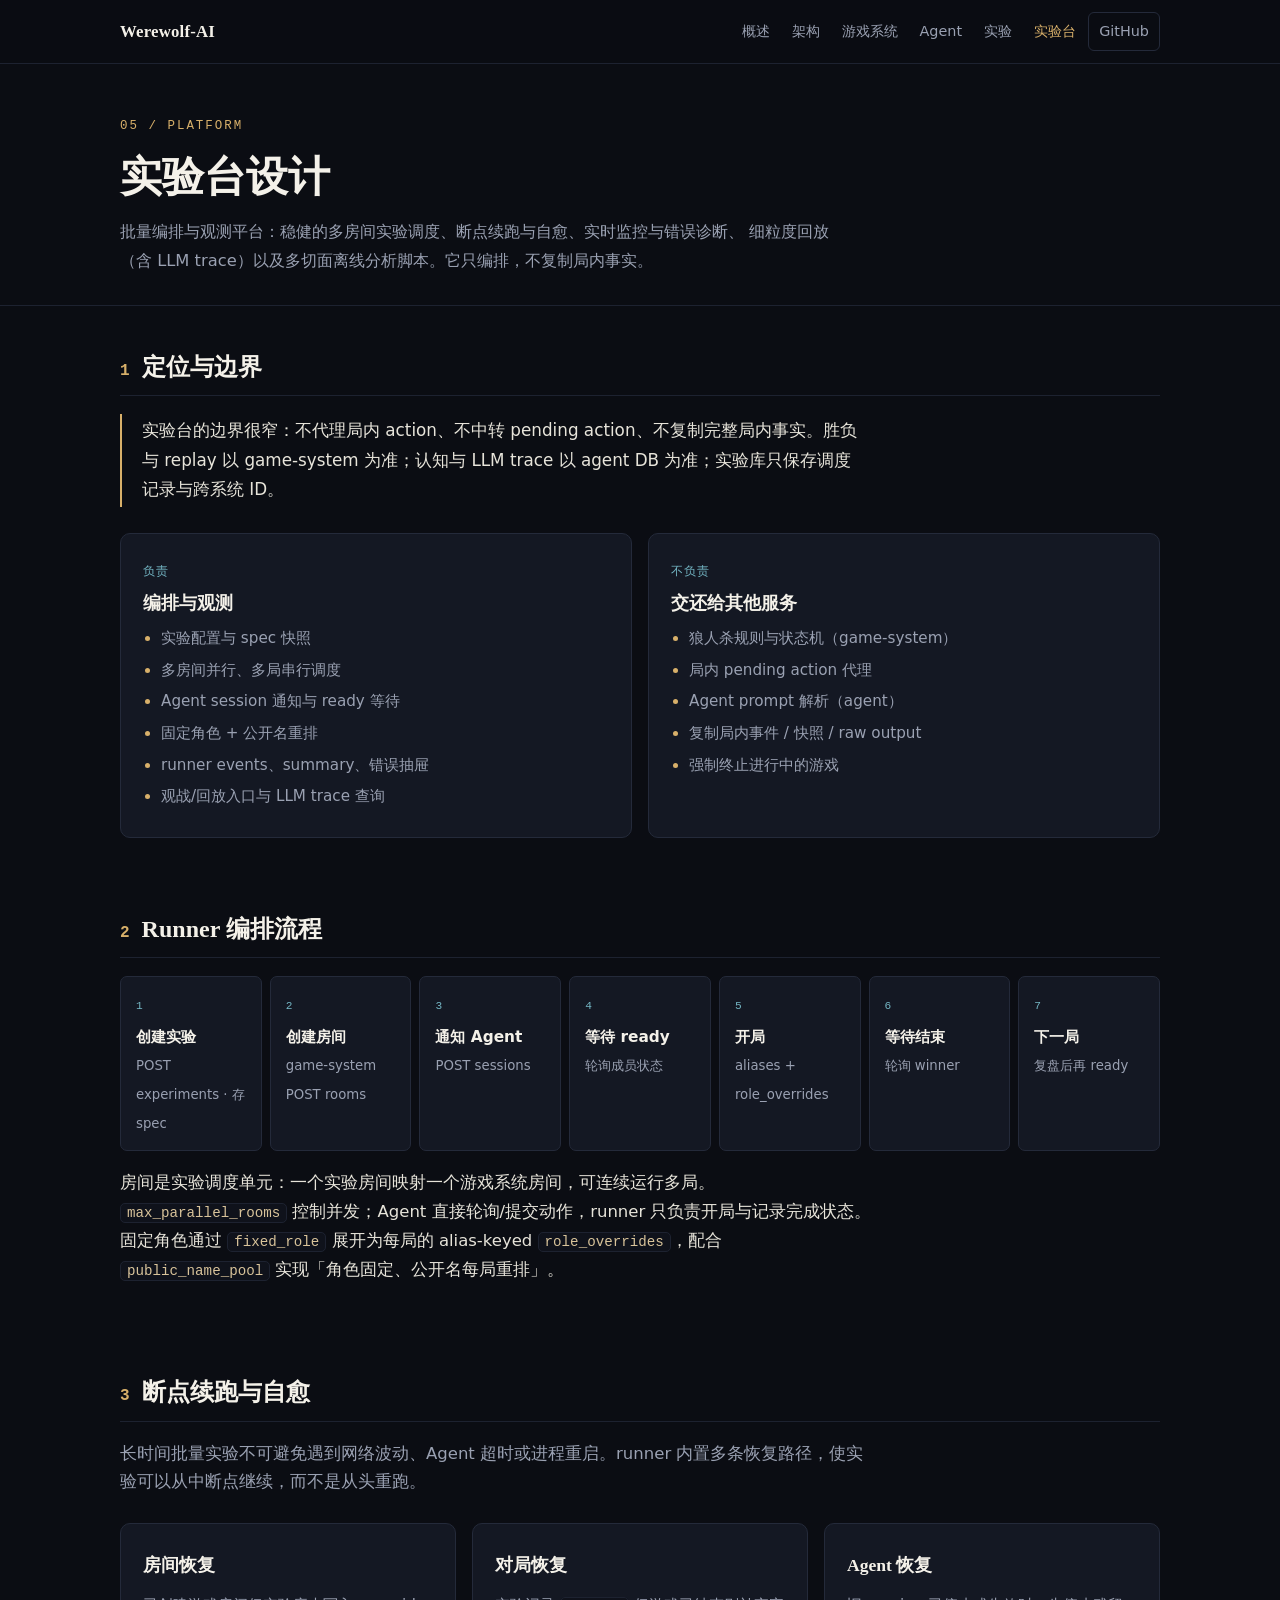
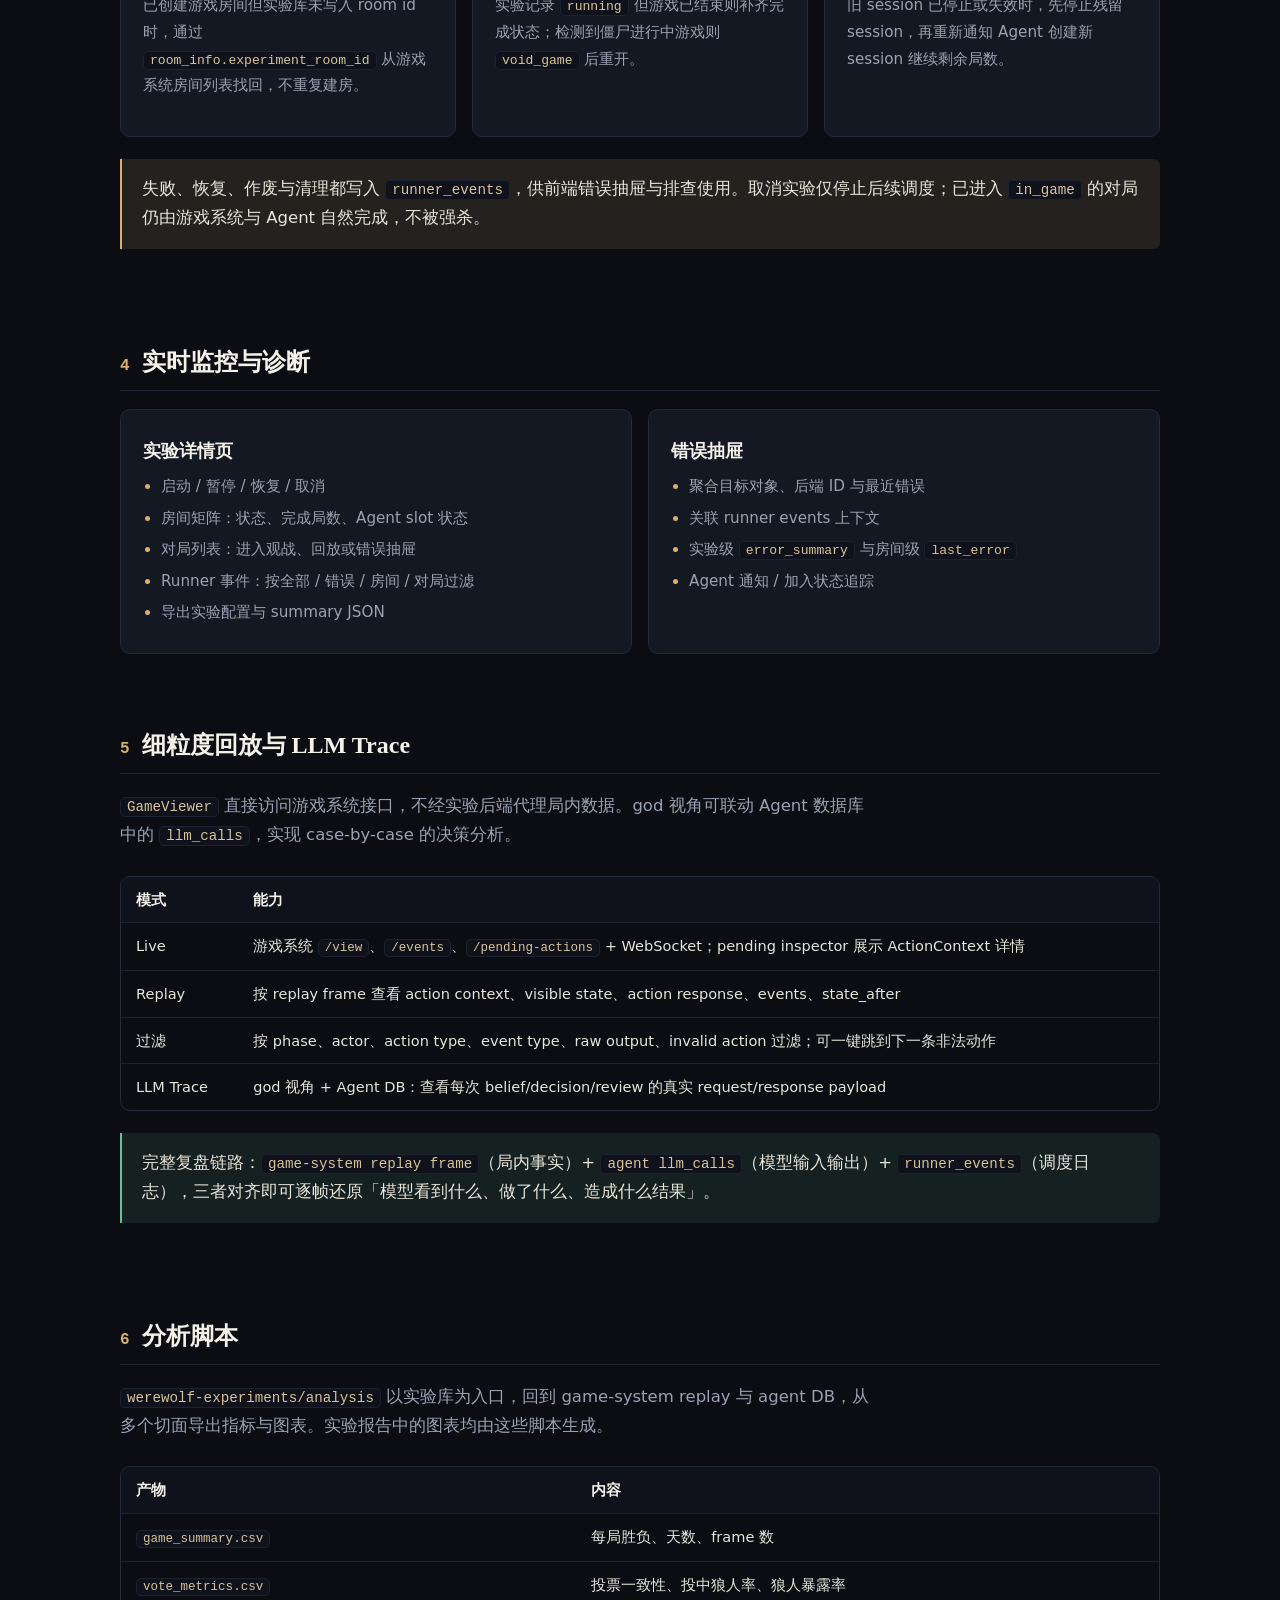
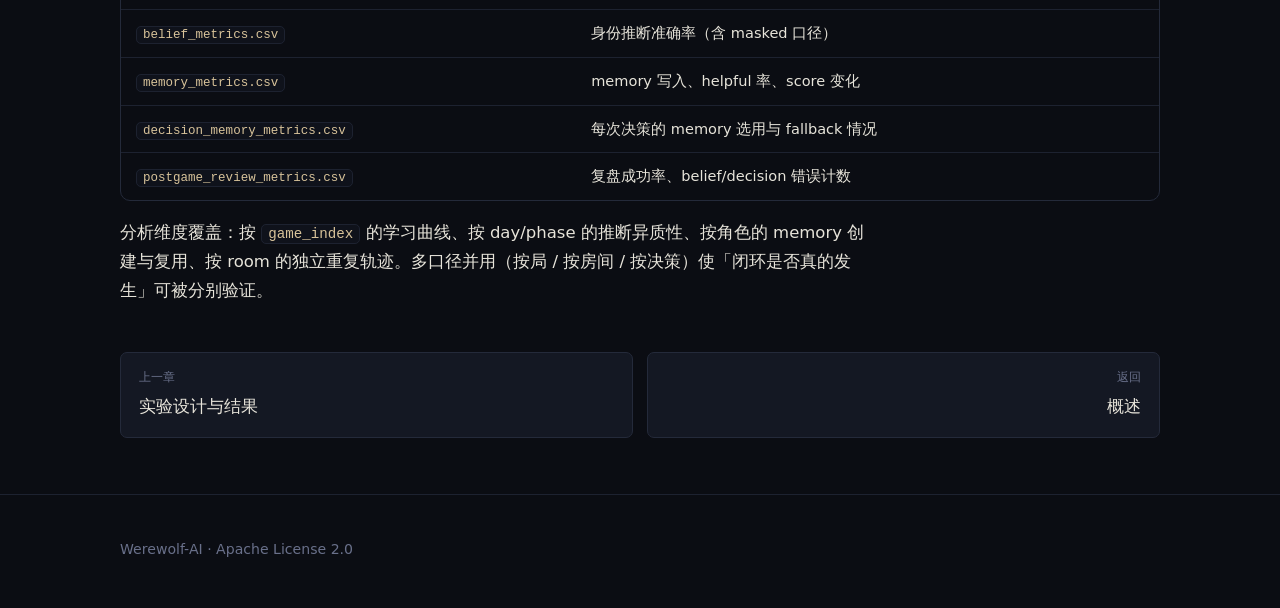
<file: docs/report/console.html>
<!DOCTYPE html>
<html lang="zh-CN">
<head>
  <meta charset="UTF-8">
  <meta name="viewport" content="width=device-width, initial-scale=1.0">
  <title>实验台设计 — Werewolf-AI</title>
  <link rel="stylesheet" href="./site.css">
</head>
<body>
  <header class="site-header">
    <div class="container inner">
      <a class="brand" href="./">
        <span>Werewolf-AI</span>
      </a>
      <nav class="nav">
        <a href="./">概述</a>
        <a href="./architecture.html">架构</a>
        <a href="./game-system.html">游戏系统</a>
        <a href="./agent.html">Agent</a>
        <a href="./experiments.html">实验</a>
        <a href="./console.html" class="active">实验台</a>
        <a href="https://github.com/XBQNRCM/werewolf-ai" class="nav-gh" target="_blank" rel="noopener">GitHub</a>
      </nav>
    </div>
  </header>

  <main>
    <section class="page-hero">
      <div class="container">
        <div class="kicker">05 / Platform</div>
        <h1>实验台设计</h1>
        <p>
          批量编排与观测平台：稳健的多房间实验调度、断点续跑与自愈、实时监控与错误诊断、
          细粒度回放（含 LLM trace）以及多切面离线分析脚本。它只编排，不复制局内事实。
        </p>
      </div>
    </section>

    <section>
      <div class="container">
        <h2 class="section-title"><span class="num">1</span>定位与边界</h2>
        <p class="lead-block">实验台的边界很窄：不代理局内 action、不中转 pending action、不复制完整局内事实。胜负与 replay 以 game-system 为准；认知与 LLM trace 以 agent DB 为准；实验库只保存调度记录与跨系统 ID。</p>
        <div class="card-grid cols-2">
          <article class="card">
            <span class="tag">负责</span>
            <h3>编排与观测</h3>
            <ul>
              <li>实验配置与 spec 快照</li>
              <li>多房间并行、多局串行调度</li>
              <li>Agent session 通知与 ready 等待</li>
              <li>固定角色 + 公开名重排</li>
              <li>runner events、summary、错误抽屉</li>
              <li>观战/回放入口与 LLM trace 查询</li>
            </ul>
          </article>
          <article class="card">
            <span class="tag">不负责</span>
            <h3>交还给其他服务</h3>
            <ul>
              <li>狼人杀规则与状态机（game-system）</li>
              <li>局内 pending action 代理</li>
              <li>Agent prompt 解析（agent）</li>
              <li>复制局内事件 / 快照 / raw output</li>
              <li>强制终止进行中的游戏</li>
            </ul>
          </article>
        </div>
      </div>
    </section>

    <section class="tight">
      <div class="container">
        <h2 class="section-title"><span class="num">2</span>Runner 编排流程</h2>
        <div class="pipeline">
          <div class="step"><span class="step-k">1</span><span class="step-t">创建实验</span><span class="step-d">POST experiments · 存 spec</span></div>
          <div class="step"><span class="step-k">2</span><span class="step-t">创建房间</span><span class="step-d">game-system POST rooms</span></div>
          <div class="step"><span class="step-k">3</span><span class="step-t">通知 Agent</span><span class="step-d">POST sessions</span></div>
          <div class="step"><span class="step-k">4</span><span class="step-t">等待 ready</span><span class="step-d">轮询成员状态</span></div>
          <div class="step"><span class="step-k">5</span><span class="step-t">开局</span><span class="step-d">aliases + role_overrides</span></div>
          <div class="step"><span class="step-k">6</span><span class="step-t">等待结束</span><span class="step-d">轮询 winner</span></div>
          <div class="step"><span class="step-k">7</span><span class="step-t">下一局</span><span class="step-d">复盘后再 ready</span></div>
        </div>
        <p class="prose" style="margin-top:18px;">房间是实验调度单元：一个实验房间映射一个游戏系统房间，可连续运行多局。<code>max_parallel_rooms</code> 控制并发；Agent 直接轮询/提交动作，runner 只负责开局与记录完成状态。固定角色通过 <code>fixed_role</code> 展开为每局的 alias-keyed <code>role_overrides</code>，配合 <code>public_name_pool</code> 实现「角色固定、公开名每局重排」。</p>
      </div>
    </section>

    <section>
      <div class="container">
        <h2 class="section-title"><span class="num">3</span>断点续跑与自愈</h2>
        <p class="section-desc">长时间批量实验不可避免遇到网络波动、Agent 超时或进程重启。runner 内置多条恢复路径，使实验可以从中断点继续，而不是从头重跑。</p>
        <div class="card-grid">
          <article class="card">
            <h3>房间恢复</h3>
            <p>已创建游戏房间但实验库未写入 room id 时，通过 <code>room_info.experiment_room_id</code> 从游戏系统房间列表找回，不重复建房。</p>
          </article>
          <article class="card">
            <h3>对局恢复</h3>
            <p>实验记录 <code>running</code> 但游戏已结束则补齐完成状态；检测到僵尸进行中游戏则 <code>void_game</code> 后重开。</p>
          </article>
          <article class="card">
            <h3>Agent 恢复</h3>
            <p>旧 session 已停止或失效时，先停止残留 session，再重新通知 Agent 创建新 session 继续剩余局数。</p>
          </article>
        </div>
        <div class="callout">
          <p>失败、恢复、作废与清理都写入 <code>runner_events</code>，供前端错误抽屉与排查使用。取消实验仅停止后续调度；已进入 <code>in_game</code> 的对局仍由游戏系统与 Agent 自然完成，不被强杀。</p>
        </div>
      </div>
    </section>

    <section class="tight">
      <div class="container">
        <h2 class="section-title"><span class="num">4</span>实时监控与诊断</h2>
        <div class="card-grid cols-2">
          <article class="card">
            <h3>实验详情页</h3>
            <ul>
              <li>启动 / 暂停 / 恢复 / 取消</li>
              <li>房间矩阵：状态、完成局数、Agent slot 状态</li>
              <li>对局列表：进入观战、回放或错误抽屉</li>
              <li>Runner 事件：按全部 / 错误 / 房间 / 对局过滤</li>
              <li>导出实验配置与 summary JSON</li>
            </ul>
          </article>
          <article class="card">
            <h3>错误抽屉</h3>
            <ul>
              <li>聚合目标对象、后端 ID 与最近错误</li>
              <li>关联 runner events 上下文</li>
              <li>实验级 <code>error_summary</code> 与房间级 <code>last_error</code></li>
              <li>Agent 通知 / 加入状态追踪</li>
            </ul>
          </article>
        </div>
      </div>
    </section>

    <section>
      <div class="container">
        <h2 class="section-title"><span class="num">5</span>细粒度回放与 LLM Trace</h2>
        <p class="section-desc"><code>GameViewer</code> 直接访问游戏系统接口，不经实验后端代理局内数据。god 视角可联动 Agent 数据库中的 <code>llm_calls</code>，实现 case-by-case 的决策分析。</p>
        <div class="table-wrap">
          <table>
            <thead><tr><th>模式</th><th>能力</th></tr></thead>
            <tbody>
              <tr><td>Live</td><td>游戏系统 <code>/view</code>、<code>/events</code>、<code>/pending-actions</code> + WebSocket；pending inspector 展示 ActionContext 详情</td></tr>
              <tr><td>Replay</td><td>按 replay frame 查看 action context、visible state、action response、events、state_after</td></tr>
              <tr><td>过滤</td><td>按 phase、actor、action type、event type、raw output、invalid action 过滤；可一键跳到下一条非法动作</td></tr>
              <tr><td>LLM Trace</td><td>god 视角 + Agent DB：查看每次 belief/decision/review 的真实 request/response payload</td></tr>
            </tbody>
          </table>
        </div>
        <div class="callout good">
          <p>完整复盘链路：<code>game-system replay frame</code>（局内事实）+ <code>agent llm_calls</code>（模型输入输出）+ <code>runner_events</code>（调度日志），三者对齐即可逐帧还原「模型看到什么、做了什么、造成什么结果」。</p>
        </div>
      </div>
    </section>

    <section class="tight">
      <div class="container">
        <h2 class="section-title"><span class="num">6</span>分析脚本</h2>
        <p class="section-desc"><code>werewolf-experiments/analysis</code> 以实验库为入口，回到 game-system replay 与 agent DB，从多个切面导出指标与图表。实验报告中的图表均由这些脚本生成。</p>
        <div class="table-wrap">
          <table>
            <thead><tr><th>产物</th><th>内容</th></tr></thead>
            <tbody>
              <tr><td><code>game_summary.csv</code></td><td>每局胜负、天数、frame 数</td></tr>
              <tr><td><code>vote_metrics.csv</code></td><td>投票一致性、投中狼人率、狼人暴露率</td></tr>
              <tr><td><code>belief_metrics.csv</code></td><td>身份推断准确率（含 masked 口径）</td></tr>
              <tr><td><code>memory_metrics.csv</code></td><td>memory 写入、helpful 率、score 变化</td></tr>
              <tr><td><code>decision_memory_metrics.csv</code></td><td>每次决策的 memory 选用与 fallback 情况</td></tr>
              <tr><td><code>postgame_review_metrics.csv</code></td><td>复盘成功率、belief/decision 错误计数</td></tr>
            </tbody>
          </table>
        </div>
        <p class="prose">分析维度覆盖：按 <code>game_index</code> 的学习曲线、按 day/phase 的推断异质性、按角色的 memory 创建与复用、按 room 的独立重复轨迹。多口径并用（按局 / 按房间 / 按决策）使「闭环是否真的发生」可被分别验证。</p>

        <div class="next-prev">
          <a class="prev" href="./experiments.html"><small>上一章</small>实验设计与结果</a>
          <a class="next" href="./"><small>返回</small>概述</a>
        </div>
      </div>
    </section>
  </main>

  <footer class="site-footer">
    <div class="container"><p>Werewolf-AI · Apache License 2.0</p></div>
  </footer>
</body>
</html>
</file>
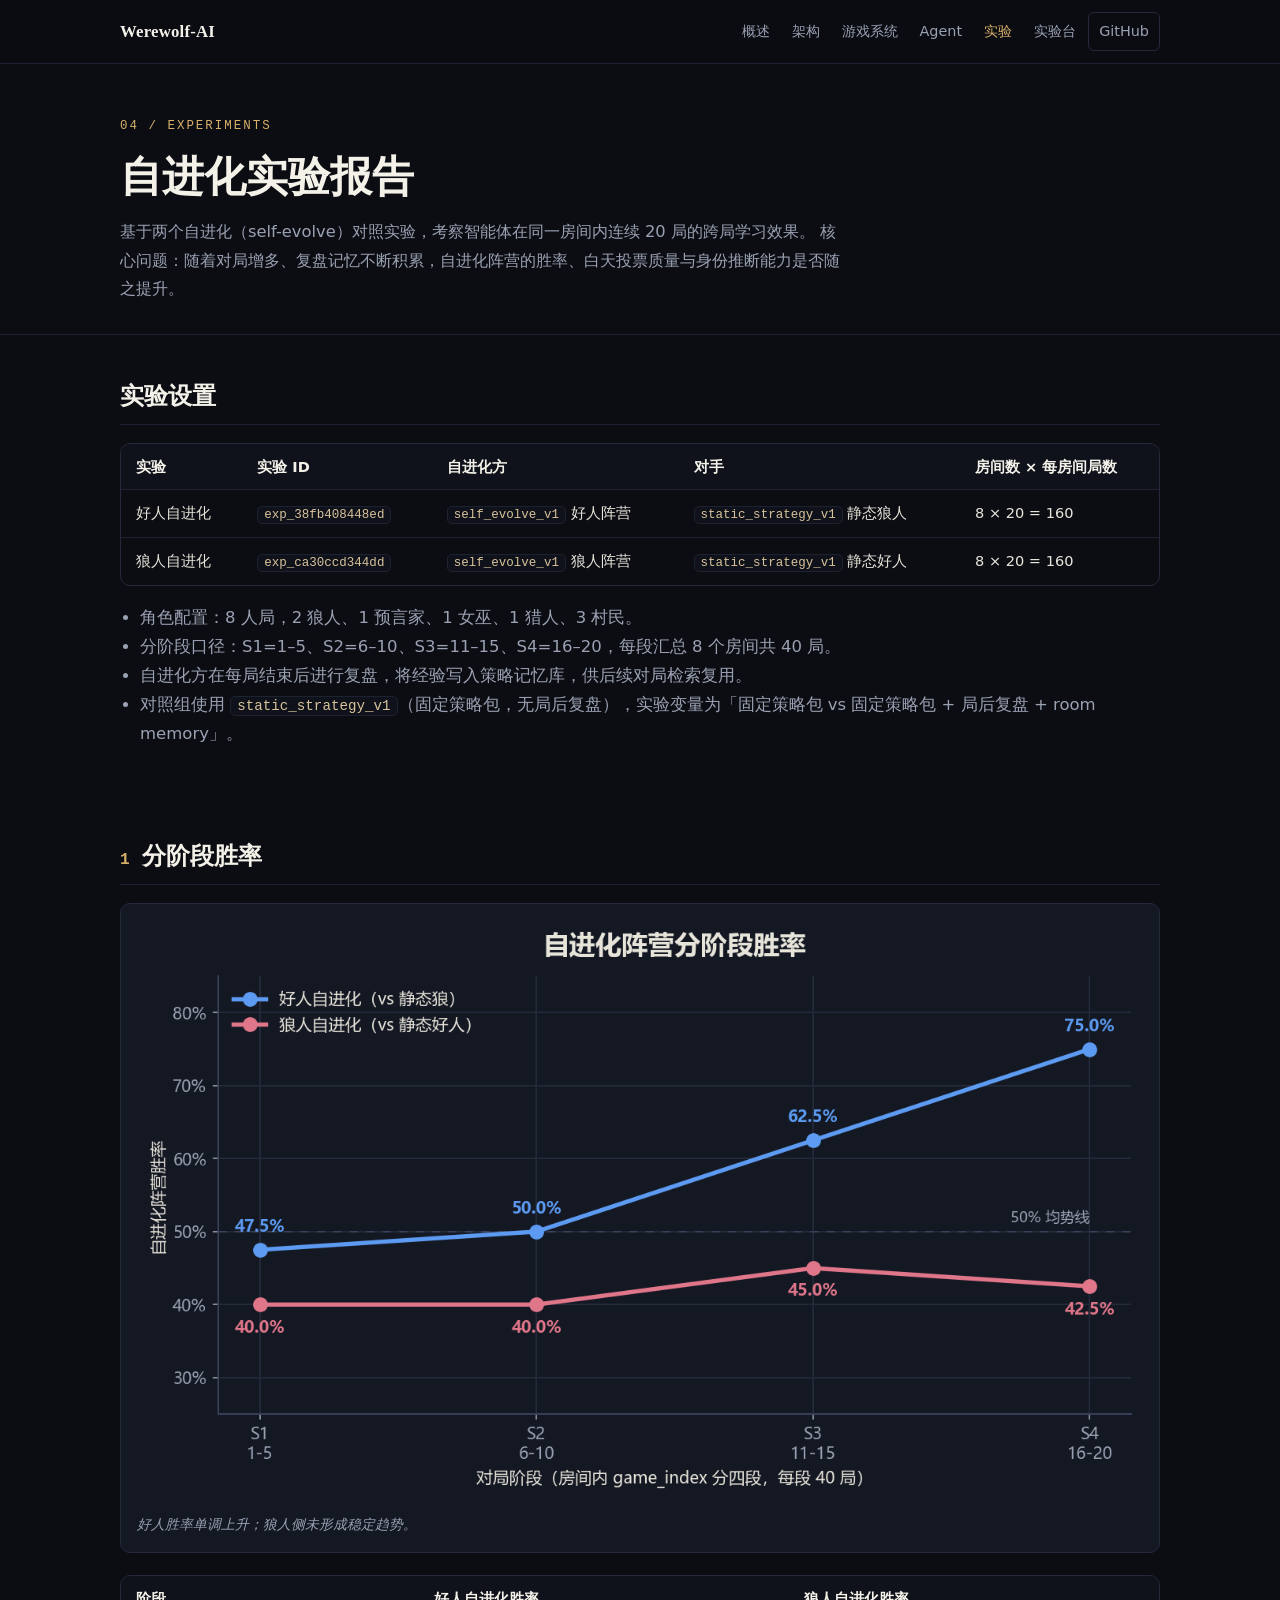
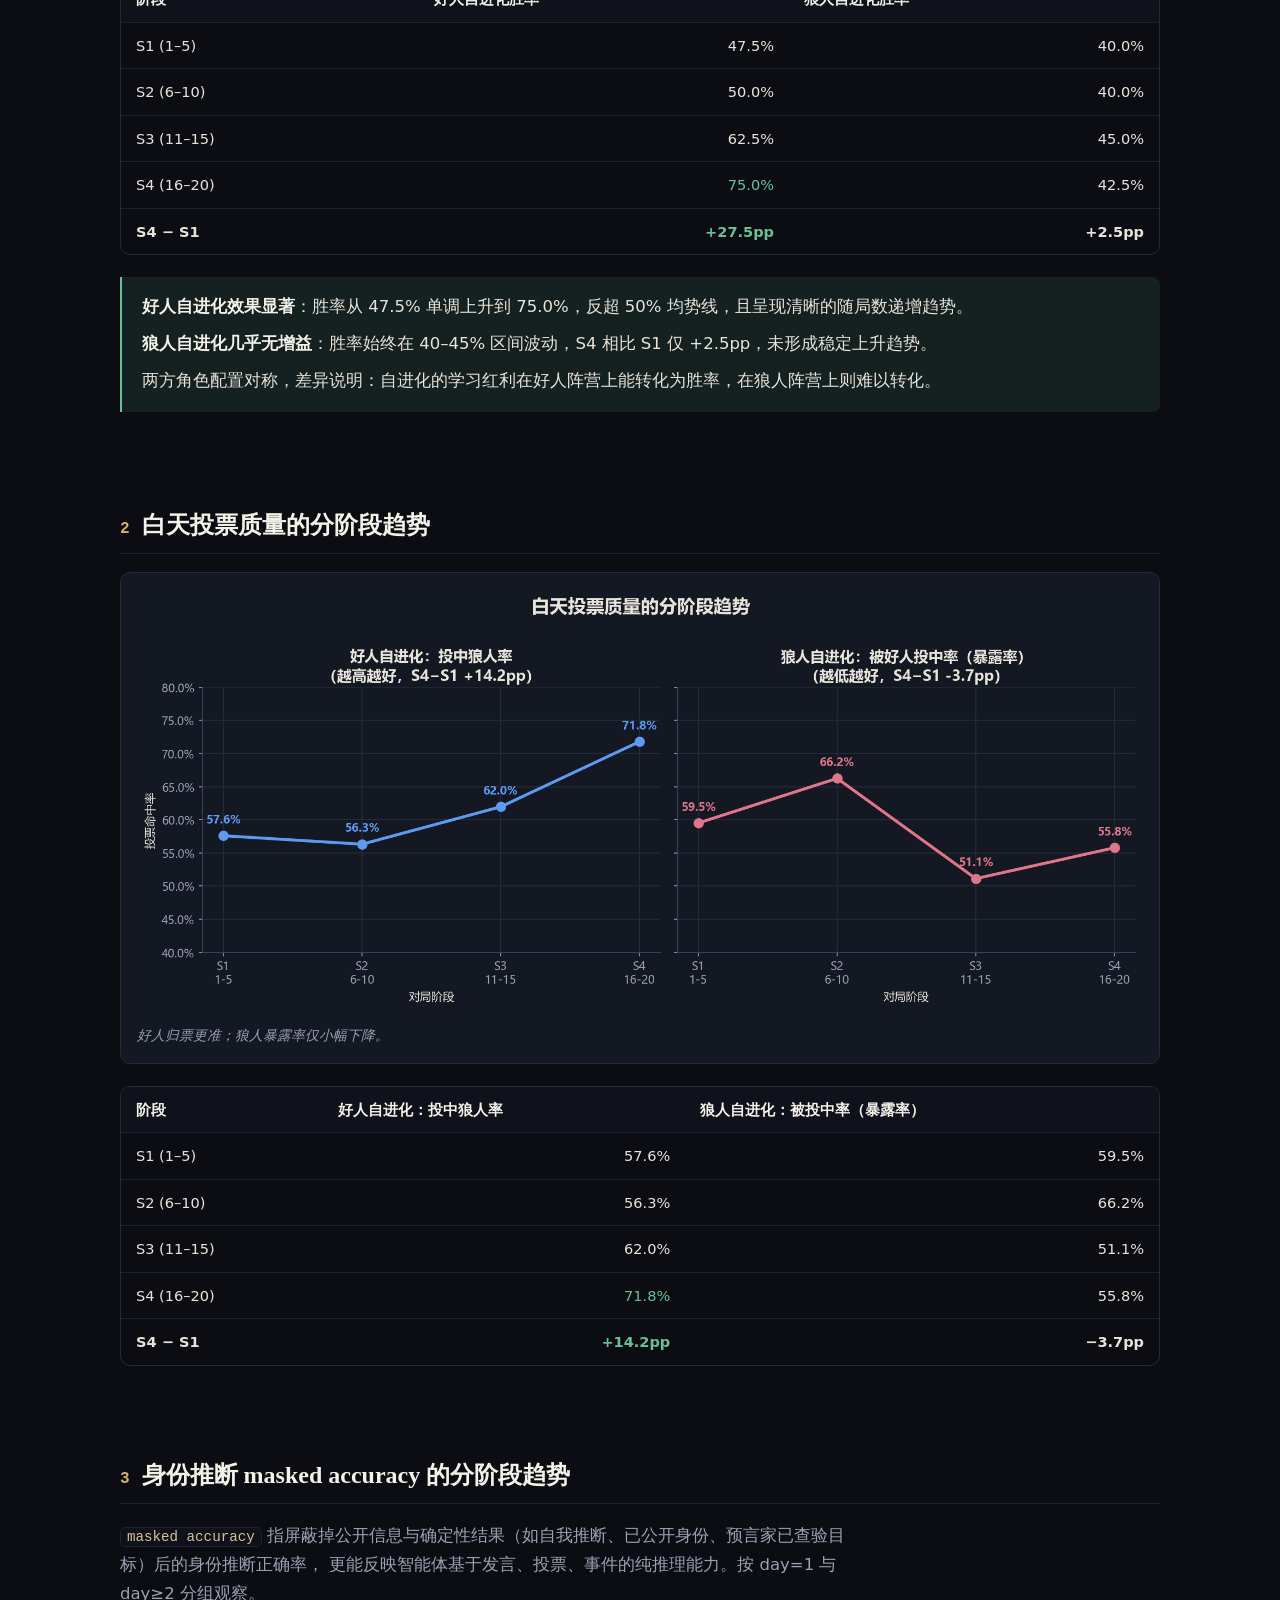
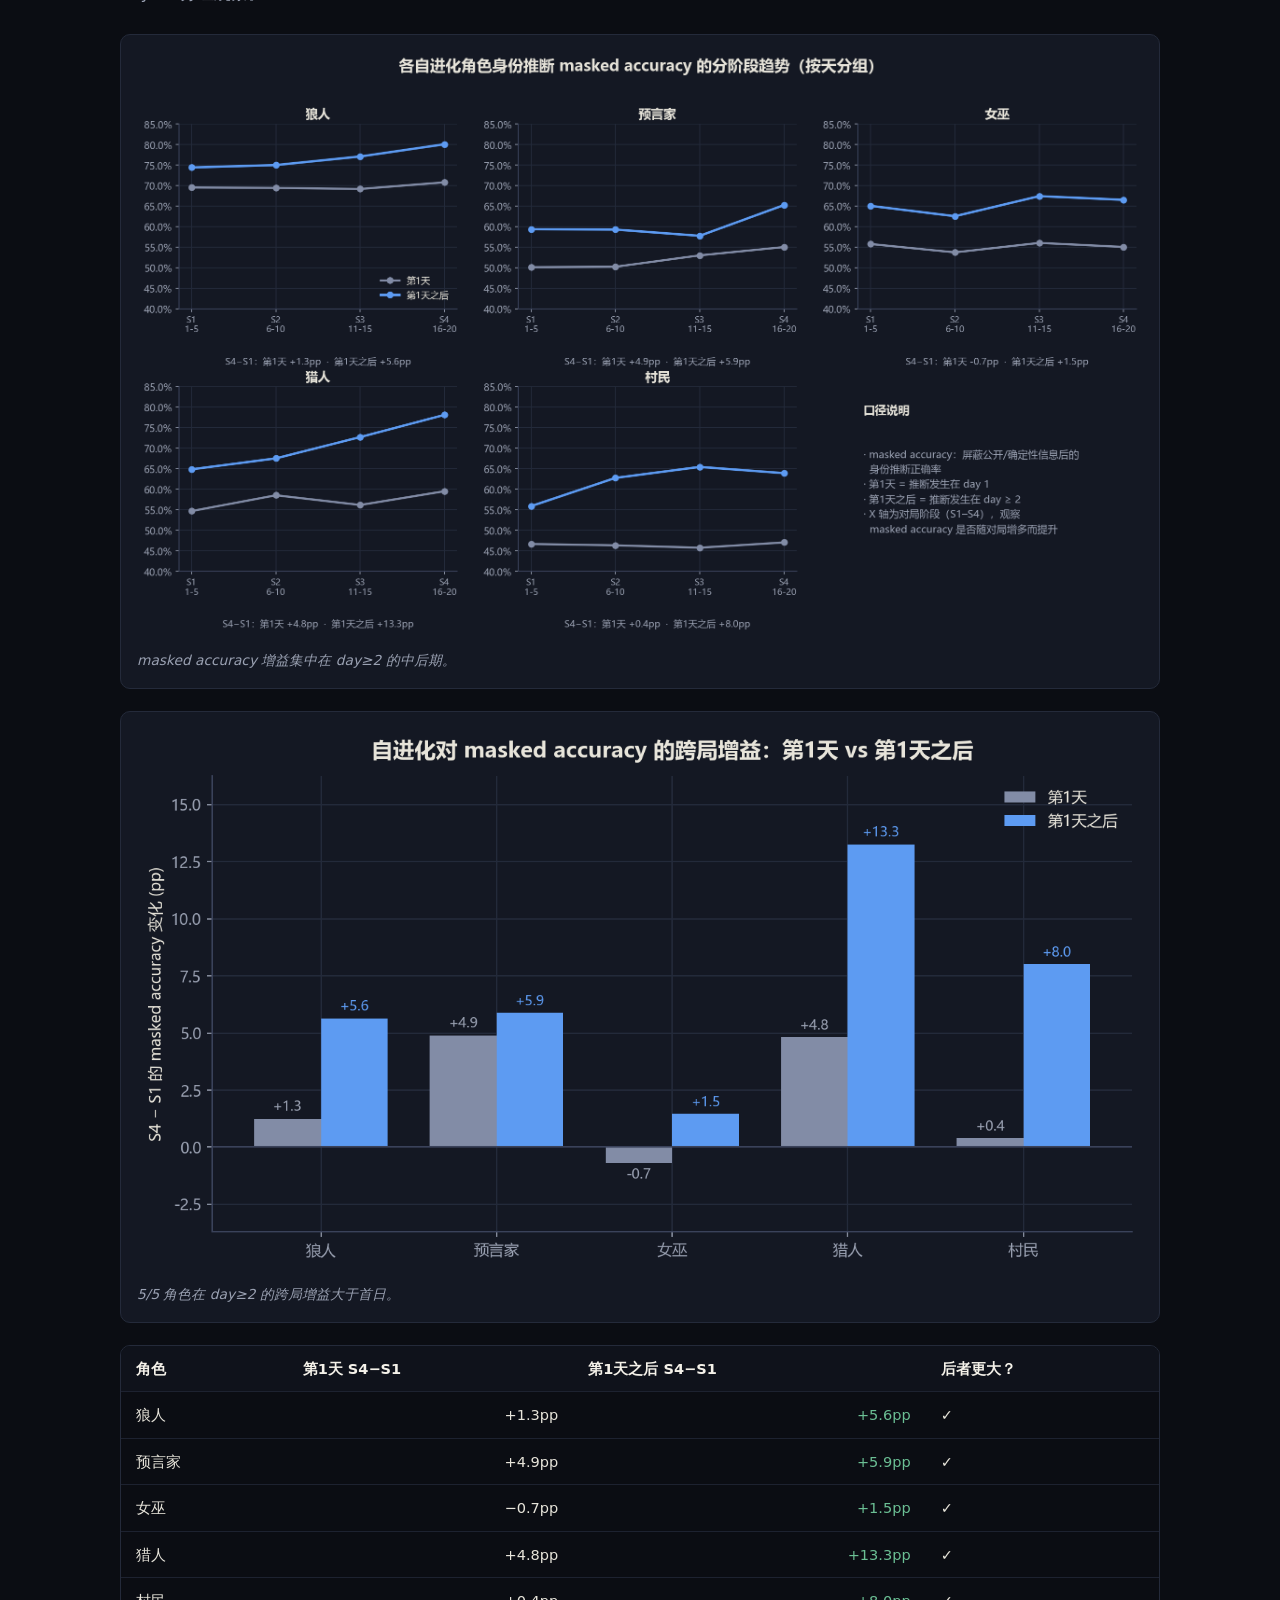
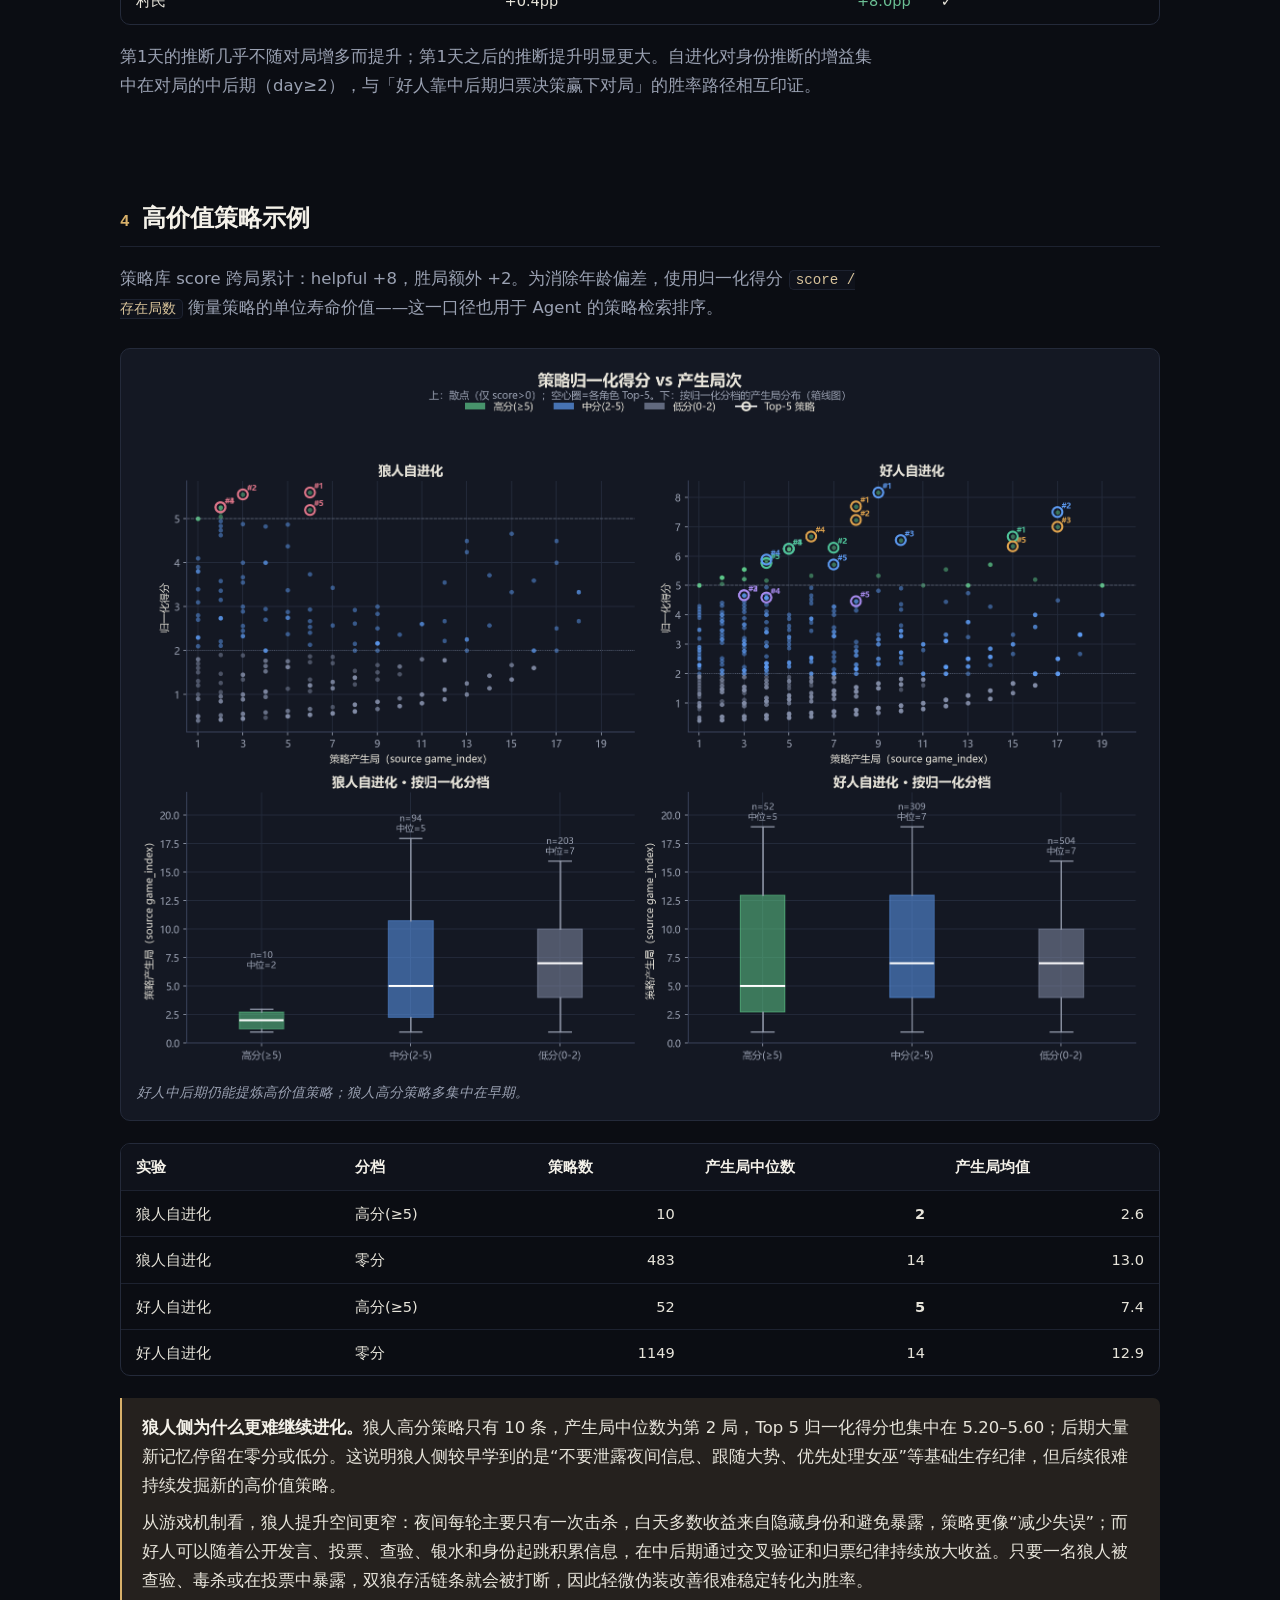
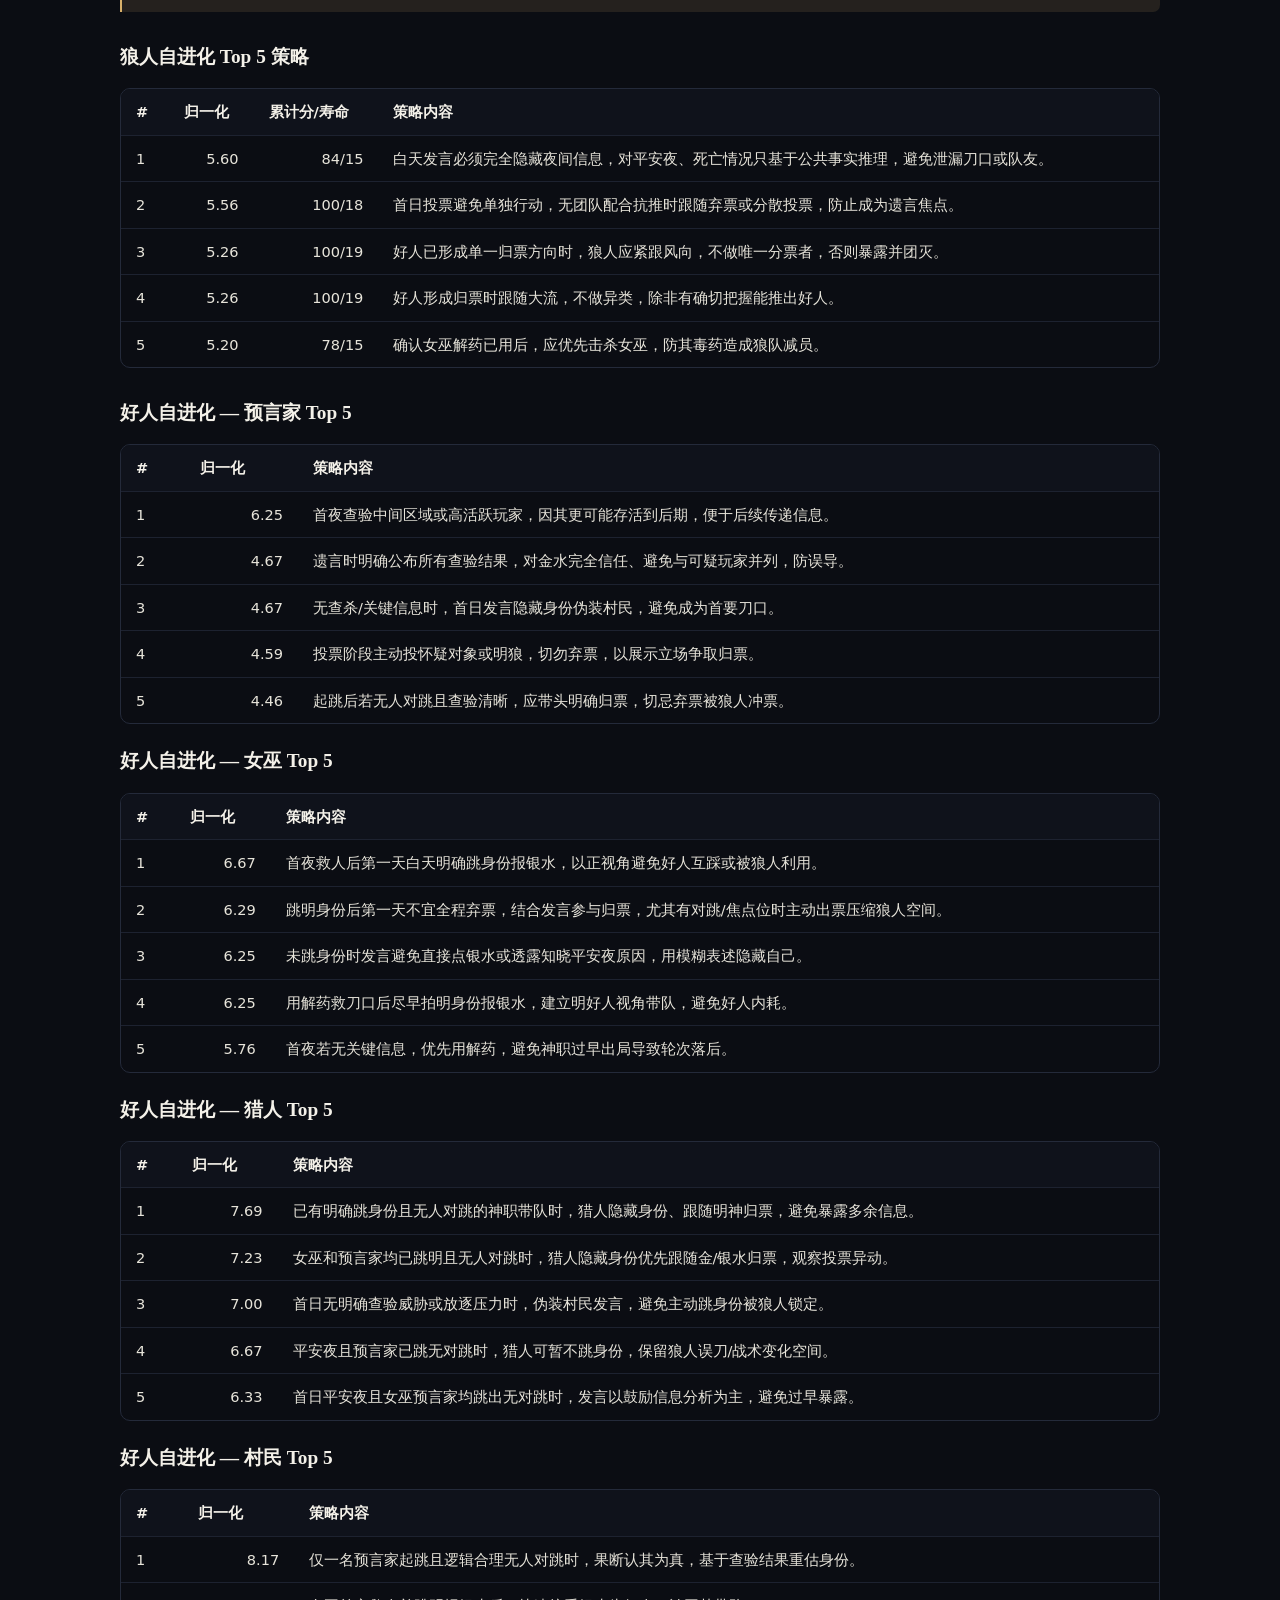
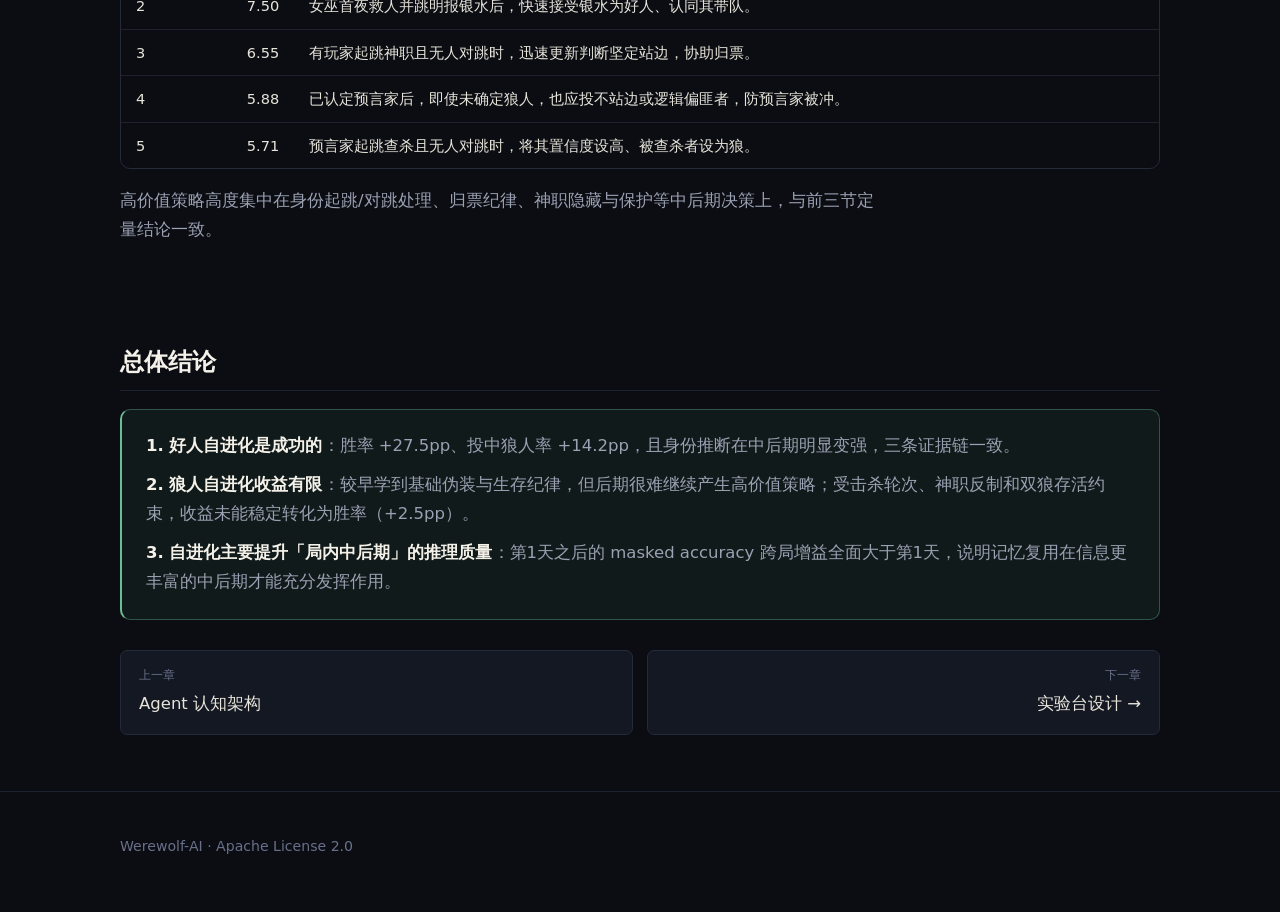
<file: docs/report/experiments.html>
<!DOCTYPE html>
<html lang="zh-CN">
<head>
  <meta charset="UTF-8">
  <meta name="viewport" content="width=device-width, initial-scale=1.0">
  <title>实验设计与结果 — Werewolf-AI</title>
  <link rel="stylesheet" href="./site.css">
</head>
<body>
  <header class="site-header">
    <div class="container inner">
      <a class="brand" href="./">
        <span>Werewolf-AI</span>
      </a>
      <nav class="nav">
        <a href="./">概述</a>
        <a href="./architecture.html">架构</a>
        <a href="./game-system.html">游戏系统</a>
        <a href="./agent.html">Agent</a>
        <a href="./experiments.html" class="active">实验</a>
        <a href="./console.html">实验台</a>
        <a href="https://github.com/XBQNRCM/werewolf-ai" class="nav-gh" target="_blank" rel="noopener">GitHub</a>
      </nav>
    </div>
  </header>

  <main>
    <section class="page-hero">
      <div class="container">
        <div class="kicker">04 / Experiments</div>
        <h1>自进化实验报告</h1>
        <p>
          基于两个自进化（self-evolve）对照实验，考察智能体在同一房间内连续 20 局的跨局学习效果。
          核心问题：随着对局增多、复盘记忆不断积累，自进化阵营的胜率、白天投票质量与身份推断能力是否随之提升。
        </p>
      </div>
    </section>

    <section>
      <div class="container">
        <h2 class="section-title">实验设置</h2>
        <div class="table-wrap">
          <table>
            <thead>
              <tr>
                <th>实验</th>
                <th>实验 ID</th>
                <th>自进化方</th>
                <th>对手</th>
                <th>房间数 × 每房间局数</th>
              </tr>
            </thead>
            <tbody>
              <tr>
                <td>好人自进化</td>
                <td><code>exp_38fb408448ed</code></td>
                <td><code>self_evolve_v1</code> 好人阵营</td>
                <td><code>static_strategy_v1</code> 静态狼人</td>
                <td>8 × 20 = 160</td>
              </tr>
              <tr>
                <td>狼人自进化</td>
                <td><code>exp_ca30ccd344dd</code></td>
                <td><code>self_evolve_v1</code> 狼人阵营</td>
                <td><code>static_strategy_v1</code> 静态好人</td>
                <td>8 × 20 = 160</td>
              </tr>
            </tbody>
          </table>
        </div>
        <ul style="color: var(--muted); padding-left: 20px;">
          <li>角色配置：8 人局，2 狼人、1 预言家、1 女巫、1 猎人、3 村民。</li>
          <li>分阶段口径：S1=1–5、S2=6–10、S3=11–15、S4=16–20，每段汇总 8 个房间共 40 局。</li>
          <li>自进化方在每局结束后进行复盘，将经验写入策略记忆库，供后续对局检索复用。</li>
          <li>对照组使用 <code>static_strategy_v1</code>（固定策略包，无局后复盘），实验变量为「固定策略包 vs 固定策略包 + 局后复盘 + room memory」。</li>
        </ul>
      </div>
    </section>

    <section class="tight">
      <div class="container">
        <h2 class="section-title"><span class="num">1</span>分阶段胜率</h2>
        <figure class="figure-block">
          <img src="./assets/images/fig1_stage_win_rate.png" alt="分阶段胜率">
          <figcaption>好人胜率单调上升；狼人侧未形成稳定趋势。</figcaption>
        </figure>

        <div class="table-wrap">
          <table>
            <thead>
              <tr><th>阶段</th><th>好人自进化胜率</th><th>狼人自进化胜率</th></tr>
            </thead>
            <tbody>
              <tr><td>S1 (1–5)</td><td class="num">47.5%</td><td class="num">40.0%</td></tr>
              <tr><td>S2 (6–10)</td><td class="num">50.0%</td><td class="num">40.0%</td></tr>
              <tr><td>S3 (11–15)</td><td class="num">62.5%</td><td class="num">45.0%</td></tr>
              <tr><td>S4 (16–20)</td><td class="num text-good">75.0%</td><td class="num">42.5%</td></tr>
              <tr><td><strong>S4 − S1</strong></td><td class="num text-good"><strong>+27.5pp</strong></td><td class="num"><strong>+2.5pp</strong></td></tr>
            </tbody>
          </table>
        </div>

        <div class="callout good">
          <p><strong>好人自进化效果显著</strong>：胜率从 47.5% 单调上升到 75.0%，反超 50% 均势线，且呈现清晰的随局数递增趋势。</p>
          <p><strong>狼人自进化几乎无增益</strong>：胜率始终在 40–45% 区间波动，S4 相比 S1 仅 +2.5pp，未形成稳定上升趋势。</p>
          <p>两方角色配置对称，差异说明：自进化的学习红利在好人阵营上能转化为胜率，在狼人阵营上则难以转化。</p>
        </div>
      </div>
    </section>

    <section>
      <div class="container">
        <h2 class="section-title"><span class="num">2</span>白天投票质量的分阶段趋势</h2>
        <figure class="figure-block">
          <img src="./assets/images/fig2_vote_trends.png" alt="投票趋势">
          <figcaption>好人归票更准；狼人暴露率仅小幅下降。</figcaption>
        </figure>

        <div class="table-wrap">
          <table>
            <thead>
              <tr><th>阶段</th><th>好人自进化：投中狼人率</th><th>狼人自进化：被投中率（暴露率）</th></tr>
            </thead>
            <tbody>
              <tr><td>S1 (1–5)</td><td class="num">57.6%</td><td class="num">59.5%</td></tr>
              <tr><td>S2 (6–10)</td><td class="num">56.3%</td><td class="num">66.2%</td></tr>
              <tr><td>S3 (11–15)</td><td class="num">62.0%</td><td class="num">51.1%</td></tr>
              <tr><td>S4 (16–20)</td><td class="num text-good">71.8%</td><td class="num">55.8%</td></tr>
              <tr><td><strong>S4 − S1</strong></td><td class="num text-good"><strong>+14.2pp</strong></td><td class="num"><strong>−3.7pp</strong></td></tr>
            </tbody>
          </table>
        </div>

      </div>
    </section>

    <section class="tight">
      <div class="container">
        <h2 class="section-title"><span class="num">3</span>身份推断 masked accuracy 的分阶段趋势</h2>
        <p class="section-desc">
          <code>masked accuracy</code> 指屏蔽掉公开信息与确定性结果（如自我推断、已公开身份、预言家已查验目标）后的身份推断正确率，
          更能反映智能体基于发言、投票、事件的纯推理能力。按 day=1 与 day≥2 分组观察。
        </p>

        <figure class="figure-block">
          <img src="./assets/images/fig3_masked_accuracy_by_role.png" alt="各角色分阶段趋势">
          <figcaption>masked accuracy 增益集中在 day≥2 的中后期。</figcaption>
        </figure>
        <figure class="figure-block">
          <img src="./assets/images/fig3b_masked_accuracy_delta.png" alt="跨局增益对比">
          <figcaption>5/5 角色在 day≥2 的跨局增益大于首日。</figcaption>
        </figure>

        <div class="table-wrap">
          <table>
            <thead>
              <tr><th>角色</th><th>第1天 S4−S1</th><th>第1天之后 S4−S1</th><th>后者更大？</th></tr>
            </thead>
            <tbody>
              <tr><td>狼人</td><td class="num">+1.3pp</td><td class="num text-good">+5.6pp</td><td>✓</td></tr>
              <tr><td>预言家</td><td class="num">+4.9pp</td><td class="num text-good">+5.9pp</td><td>✓</td></tr>
              <tr><td>女巫</td><td class="num">−0.7pp</td><td class="num text-good">+1.5pp</td><td>✓</td></tr>
              <tr><td>猎人</td><td class="num">+4.8pp</td><td class="num text-good">+13.3pp</td><td>✓</td></tr>
              <tr><td>村民</td><td class="num">+0.4pp</td><td class="num text-good">+8.0pp</td><td>✓</td></tr>
            </tbody>
          </table>
        </div>

        <p class="section-desc">第1天的推断几乎不随对局增多而提升；第1天之后的推断提升明显更大。自进化对身份推断的增益集中在对局的中后期（day≥2），与「好人靠中后期归票决策赢下对局」的胜率路径相互印证。</p>
      </div>
    </section>

    <section>
      <div class="container">
        <h2 class="section-title"><span class="num">4</span>高价值策略示例</h2>
        <p class="section-desc">
          策略库 score 跨局累计：helpful +8，胜局额外 +2。为消除年龄偏差，使用归一化得分
          <code>score / 存在局数</code> 衡量策略的单位寿命价值——这一口径也用于 Agent 的策略检索排序。
        </p>

        <figure class="figure-block">
          <img src="./assets/images/fig5_strategy_origin_by_norm_score.png" alt="策略产生局次分布">
          <figcaption>好人中后期仍能提炼高价值策略；狼人高分策略多集中在早期。</figcaption>
        </figure>

        <div class="table-wrap">
          <table>
            <thead>
              <tr><th>实验</th><th>分档</th><th>策略数</th><th>产生局中位数</th><th>产生局均值</th></tr>
            </thead>
            <tbody>
              <tr><td>狼人自进化</td><td>高分(≥5)</td><td class="num">10</td><td class="num"><strong>2</strong></td><td class="num">2.6</td></tr>
              <tr><td>狼人自进化</td><td>零分</td><td class="num">483</td><td class="num">14</td><td class="num">13.0</td></tr>
              <tr><td>好人自进化</td><td>高分(≥5)</td><td class="num">52</td><td class="num"><strong>5</strong></td><td class="num">7.4</td></tr>
              <tr><td>好人自进化</td><td>零分</td><td class="num">1149</td><td class="num">14</td><td class="num">12.9</td></tr>
            </tbody>
          </table>
        </div>

        <div class="callout">
          <p><strong>狼人侧为什么更难继续进化。</strong>狼人高分策略只有 10 条，产生局中位数为第 2 局，Top 5 归一化得分也集中在 5.20–5.60；后期大量新记忆停留在零分或低分。这说明狼人侧较早学到的是“不要泄露夜间信息、跟随大势、优先处理女巫”等基础生存纪律，但后续很难持续发掘新的高价值策略。</p>
          <p>从游戏机制看，狼人提升空间更窄：夜间每轮主要只有一次击杀，白天多数收益来自隐藏身份和避免暴露，策略更像“减少失误”；而好人可以随着公开发言、投票、查验、银水和身份起跳积累信息，在中后期通过交叉验证和归票纪律持续放大收益。只要一名狼人被查验、毒杀或在投票中暴露，双狼存活链条就会被打断，因此轻微伪装改善很难稳定转化为胜率。</p>
        </div>

        <h3 style="margin-top:32px;">狼人自进化 Top 5 策略</h3>
        <div class="table-wrap">
          <table>
            <thead><tr><th>#</th><th>归一化</th><th>累计分/寿命</th><th>策略内容</th></tr></thead>
            <tbody>
              <tr><td>1</td><td class="num">5.60</td><td class="num">84/15</td><td>白天发言必须完全隐藏夜间信息，对平安夜、死亡情况只基于公共事实推理，避免泄漏刀口或队友。</td></tr>
              <tr><td>2</td><td class="num">5.56</td><td class="num">100/18</td><td>首日投票避免单独行动，无团队配合抗推时跟随弃票或分散投票，防止成为遗言焦点。</td></tr>
              <tr><td>3</td><td class="num">5.26</td><td class="num">100/19</td><td>好人已形成单一归票方向时，狼人应紧跟风向，不做唯一分票者，否则暴露并团灭。</td></tr>
              <tr><td>4</td><td class="num">5.26</td><td class="num">100/19</td><td>好人形成归票时跟随大流，不做异类，除非有确切把握能推出好人。</td></tr>
              <tr><td>5</td><td class="num">5.20</td><td class="num">78/15</td><td>确认女巫解药已用后，应优先击杀女巫，防其毒药造成狼队减员。</td></tr>
            </tbody>
          </table>
        </div>

        <h3 style="margin-top:32px;">好人自进化 — 预言家 Top 5</h3>
        <div class="table-wrap">
          <table>
            <thead><tr><th>#</th><th>归一化</th><th>策略内容</th></tr></thead>
            <tbody>
              <tr><td>1</td><td class="num">6.25</td><td>首夜查验中间区域或高活跃玩家，因其更可能存活到后期，便于后续传递信息。</td></tr>
              <tr><td>2</td><td class="num">4.67</td><td>遗言时明确公布所有查验结果，对金水完全信任、避免与可疑玩家并列，防误导。</td></tr>
              <tr><td>3</td><td class="num">4.67</td><td>无查杀/关键信息时，首日发言隐藏身份伪装村民，避免成为首要刀口。</td></tr>
              <tr><td>4</td><td class="num">4.59</td><td>投票阶段主动投怀疑对象或明狼，切勿弃票，以展示立场争取归票。</td></tr>
              <tr><td>5</td><td class="num">4.46</td><td>起跳后若无人对跳且查验清晰，应带头明确归票，切忌弃票被狼人冲票。</td></tr>
            </tbody>
          </table>
        </div>

        <h3 style="margin-top:24px;">好人自进化 — 女巫 Top 5</h3>
        <div class="table-wrap">
          <table>
            <thead><tr><th>#</th><th>归一化</th><th>策略内容</th></tr></thead>
            <tbody>
              <tr><td>1</td><td class="num">6.67</td><td>首夜救人后第一天白天明确跳身份报银水，以正视角避免好人互踩或被狼人利用。</td></tr>
              <tr><td>2</td><td class="num">6.29</td><td>跳明身份后第一天不宜全程弃票，结合发言参与归票，尤其有对跳/焦点位时主动出票压缩狼人空间。</td></tr>
              <tr><td>3</td><td class="num">6.25</td><td>未跳身份时发言避免直接点银水或透露知晓平安夜原因，用模糊表述隐藏自己。</td></tr>
              <tr><td>4</td><td class="num">6.25</td><td>用解药救刀口后尽早拍明身份报银水，建立明好人视角带队，避免好人内耗。</td></tr>
              <tr><td>5</td><td class="num">5.76</td><td>首夜若无关键信息，优先用解药，避免神职过早出局导致轮次落后。</td></tr>
            </tbody>
          </table>
        </div>

        <h3 style="margin-top:24px;">好人自进化 — 猎人 Top 5</h3>
        <div class="table-wrap">
          <table>
            <thead><tr><th>#</th><th>归一化</th><th>策略内容</th></tr></thead>
            <tbody>
              <tr><td>1</td><td class="num">7.69</td><td>已有明确跳身份且无人对跳的神职带队时，猎人隐藏身份、跟随明神归票，避免暴露多余信息。</td></tr>
              <tr><td>2</td><td class="num">7.23</td><td>女巫和预言家均已跳明且无人对跳时，猎人隐藏身份优先跟随金/银水归票，观察投票异动。</td></tr>
              <tr><td>3</td><td class="num">7.00</td><td>首日无明确查验威胁或放逐压力时，伪装村民发言，避免主动跳身份被狼人锁定。</td></tr>
              <tr><td>4</td><td class="num">6.67</td><td>平安夜且预言家已跳无对跳时，猎人可暂不跳身份，保留狼人误刀/战术变化空间。</td></tr>
              <tr><td>5</td><td class="num">6.33</td><td>首日平安夜且女巫预言家均跳出无对跳时，发言以鼓励信息分析为主，避免过早暴露。</td></tr>
            </tbody>
          </table>
        </div>

        <h3 style="margin-top:24px;">好人自进化 — 村民 Top 5</h3>
        <div class="table-wrap">
          <table>
            <thead><tr><th>#</th><th>归一化</th><th>策略内容</th></tr></thead>
            <tbody>
              <tr><td>1</td><td class="num">8.17</td><td>仅一名预言家起跳且逻辑合理无人对跳时，果断认其为真，基于查验结果重估身份。</td></tr>
              <tr><td>2</td><td class="num">7.50</td><td>女巫首夜救人并跳明报银水后，快速接受银水为好人、认同其带队。</td></tr>
              <tr><td>3</td><td class="num">6.55</td><td>有玩家起跳神职且无人对跳时，迅速更新判断坚定站边，协助归票。</td></tr>
              <tr><td>4</td><td class="num">5.88</td><td>已认定预言家后，即使未确定狼人，也应投不站边或逻辑偏匪者，防预言家被冲。</td></tr>
              <tr><td>5</td><td class="num">5.71</td><td>预言家起跳查杀且无人对跳时，将其置信度设高、被查杀者设为狼。</td></tr>
            </tbody>
          </table>
        </div>

        <p class="section-desc">高价值策略高度集中在身份起跳/对跳处理、归票纪律、神职隐藏与保护等中后期决策上，与前三节定量结论一致。</p>
      </div>
    </section>

    <section class="tight">
      <div class="container">
        <h2 class="section-title">总体结论</h2>
        <div class="conclusion-box">
          <p><strong>1. 好人自进化是成功的</strong>：胜率 +27.5pp、投中狼人率 +14.2pp，且身份推断在中后期明显变强，三条证据链一致。</p>
          <p><strong>2. 狼人自进化收益有限</strong>：较早学到基础伪装与生存纪律，但后期很难继续产生高价值策略；受击杀轮次、神职反制和双狼存活约束，收益未能稳定转化为胜率（+2.5pp）。</p>
          <p><strong>3. 自进化主要提升「局内中后期」的推理质量</strong>：第1天之后的 masked accuracy 跨局增益全面大于第1天，说明记忆复用在信息更丰富的中后期才能充分发挥作用。</p>
        </div>

        <div class="next-prev">
          <a class="prev" href="./agent.html"><small>上一章</small>Agent 认知架构</a>
          <a class="next" href="./console.html"><small>下一章</small>实验台设计 →</a>
        </div>
      </div>
    </section>
  </main>

  <footer class="site-footer">
    <div class="container"><p>Werewolf-AI · Apache License 2.0</p></div>
  </footer>
</body>
</html>
</file>
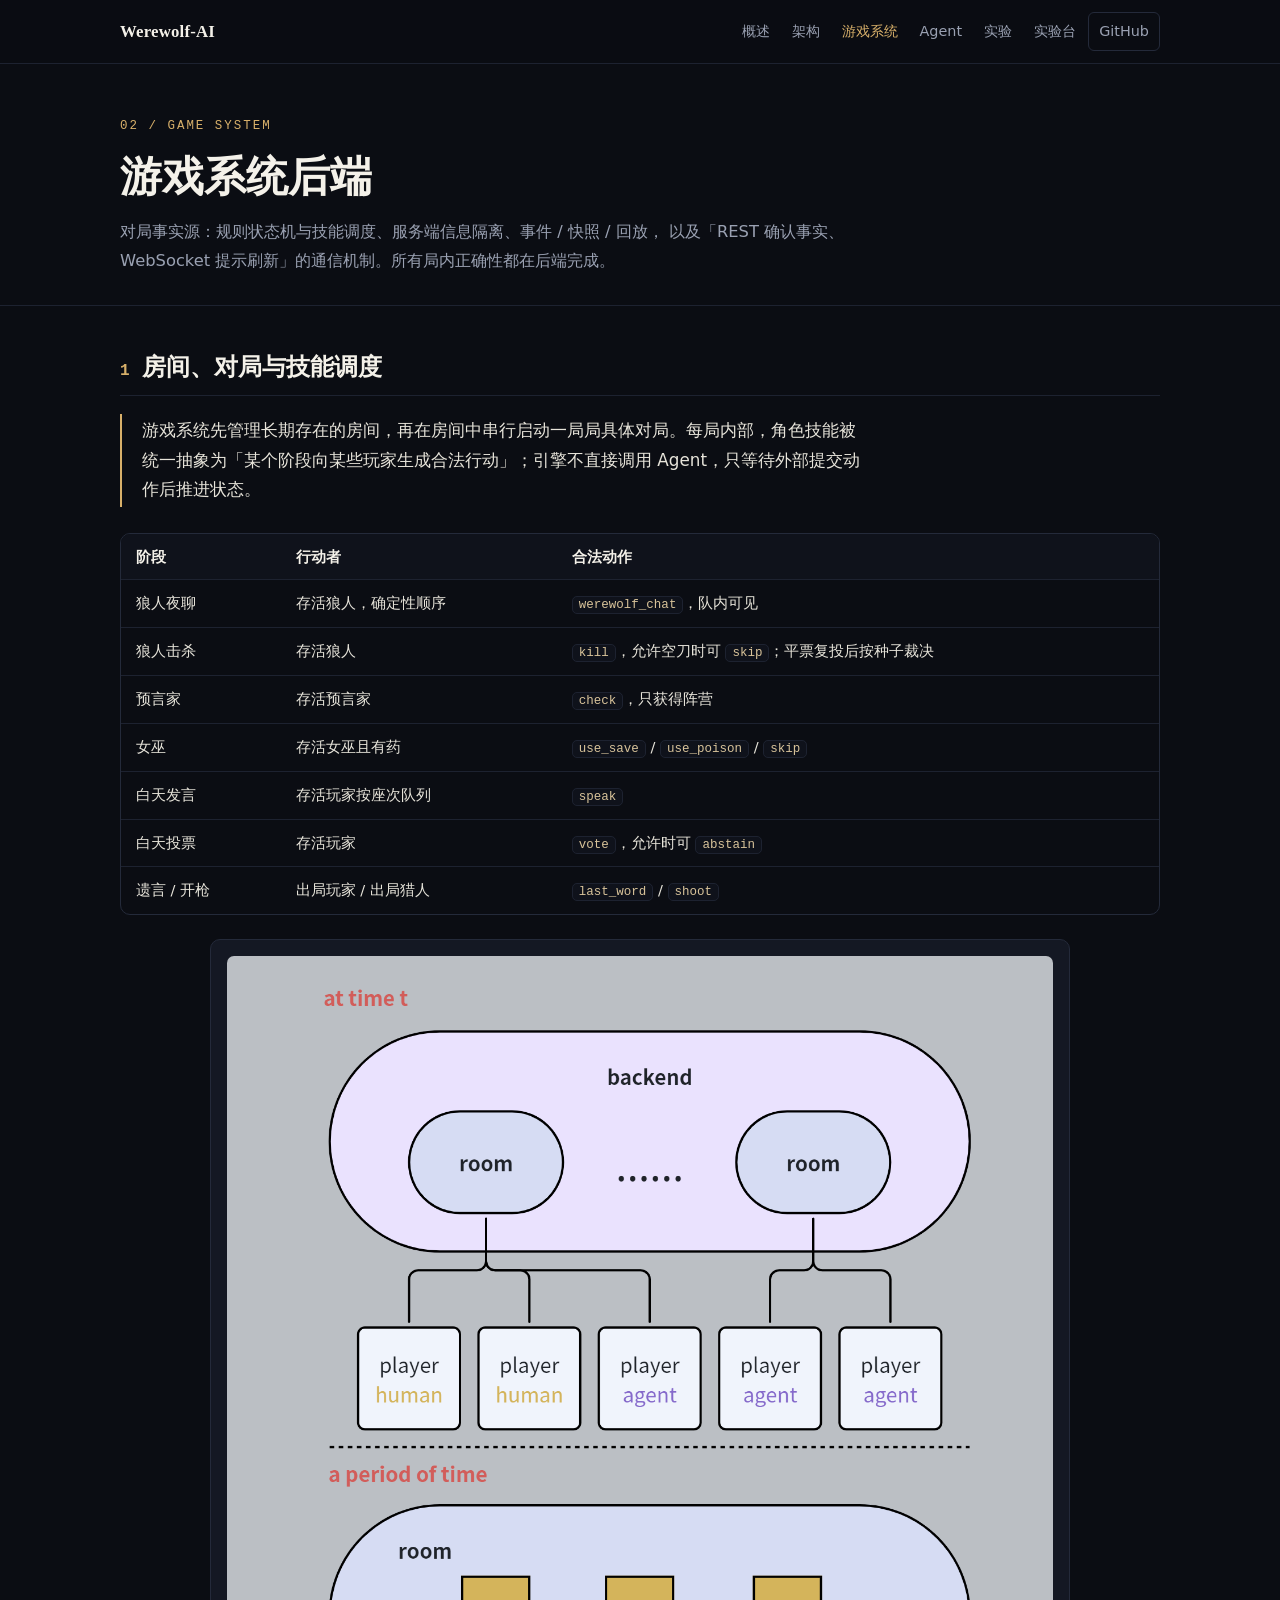
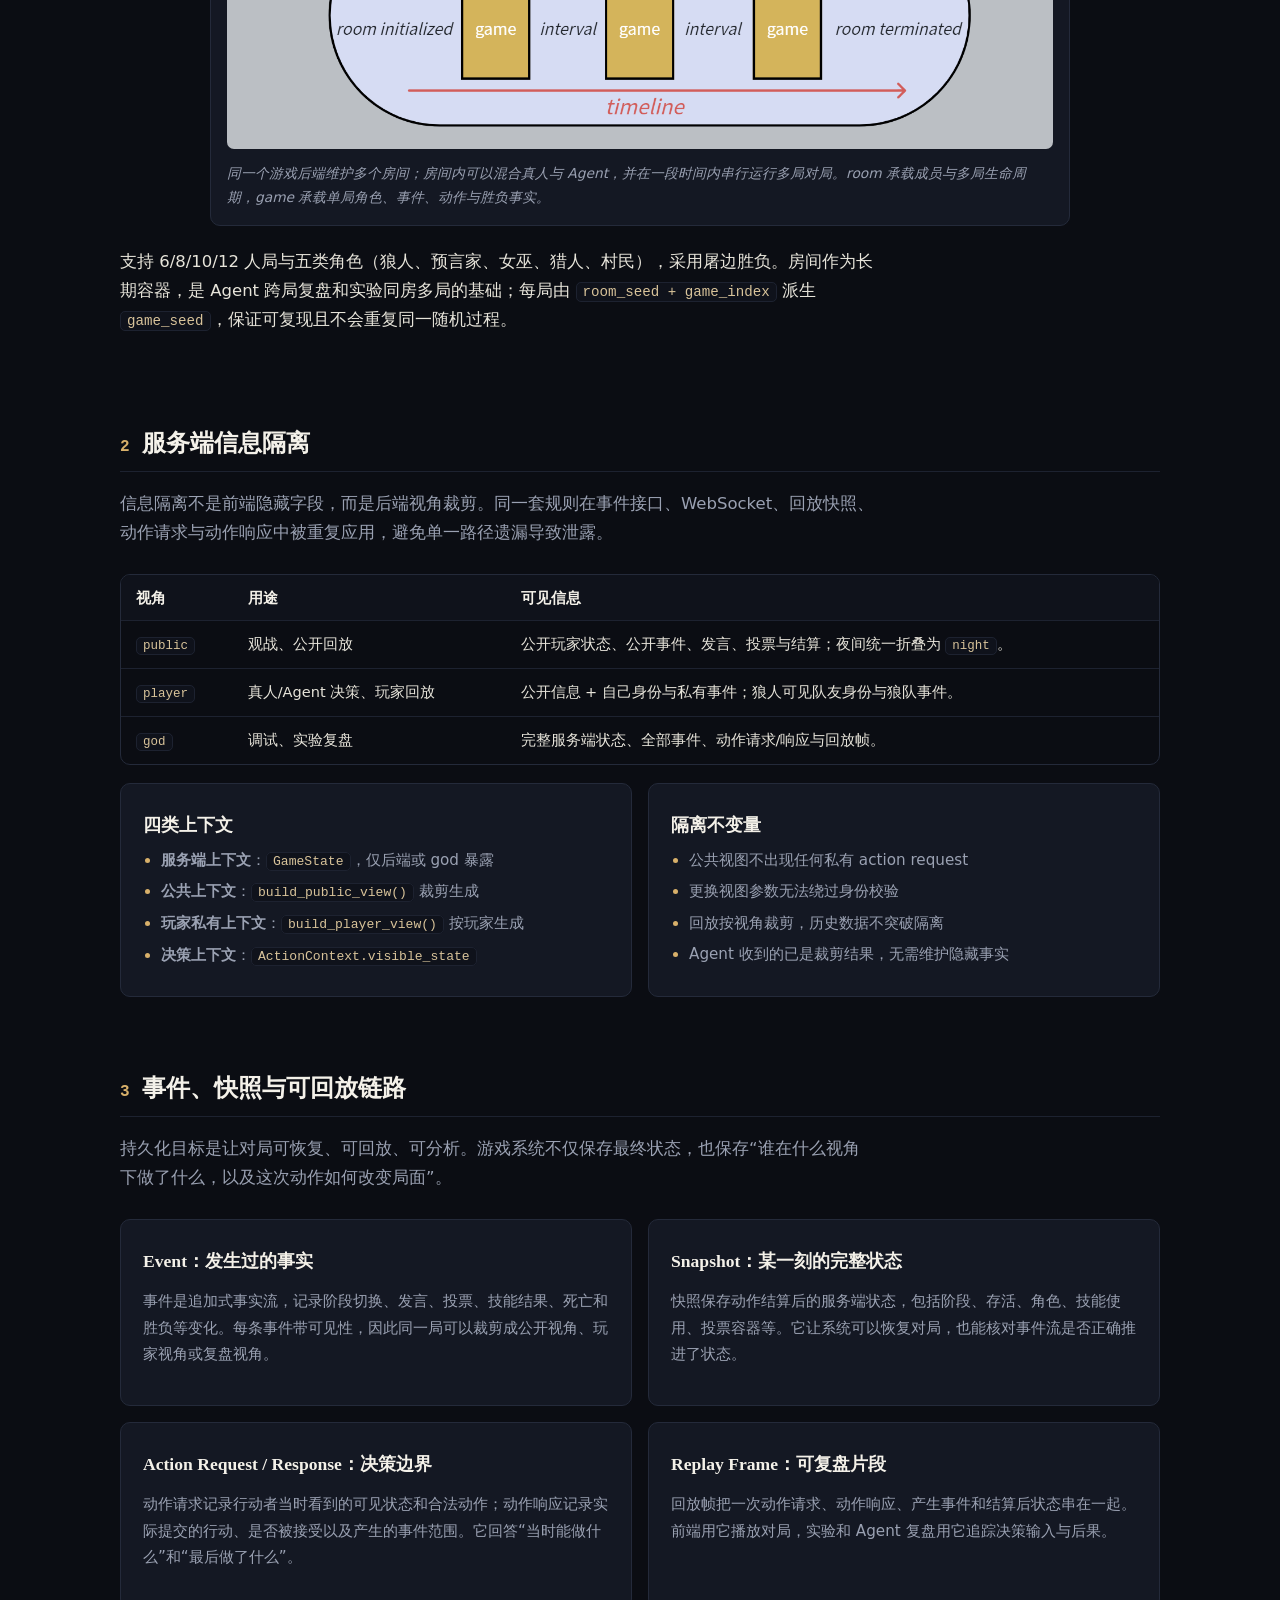
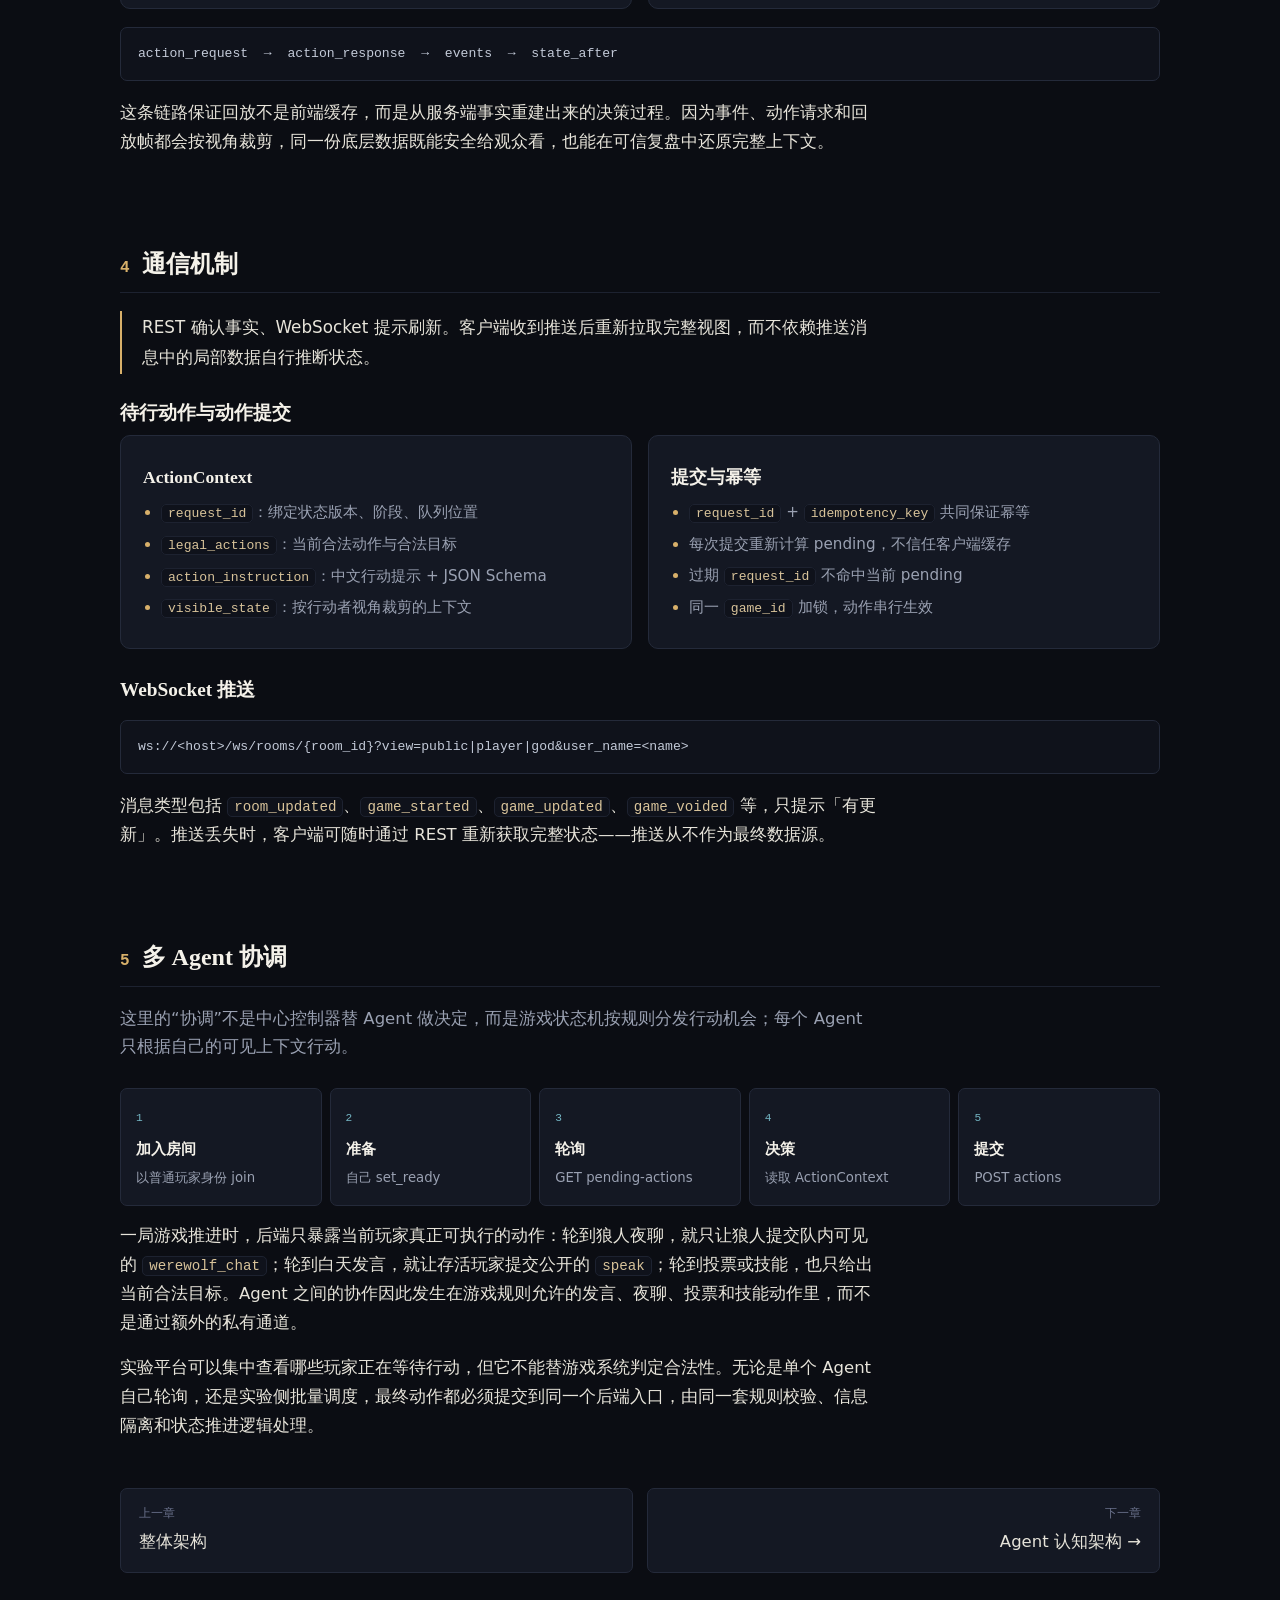
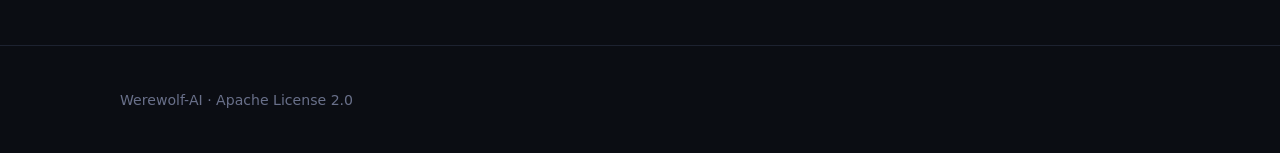
<file: docs/report/game-system.html>
<!DOCTYPE html>
<html lang="zh-CN">
<head>
  <meta charset="UTF-8">
  <meta name="viewport" content="width=device-width, initial-scale=1.0">
  <title>游戏系统 — Werewolf-AI</title>
  <link rel="stylesheet" href="./site.css">
</head>
<body>
  <header class="site-header">
    <div class="container inner">
      <a class="brand" href="./">
        <span>Werewolf-AI</span>
      </a>
      <nav class="nav">
        <a href="./">概述</a>
        <a href="./architecture.html">架构</a>
        <a href="./game-system.html" class="active">游戏系统</a>
        <a href="./agent.html">Agent</a>
        <a href="./experiments.html">实验</a>
        <a href="./console.html">实验台</a>
        <a href="https://github.com/XBQNRCM/werewolf-ai" class="nav-gh" target="_blank" rel="noopener">GitHub</a>
      </nav>
    </div>
  </header>

  <main>
    <section class="page-hero">
      <div class="container">
        <div class="kicker">02 / Game System</div>
        <h1>游戏系统后端</h1>
        <p>
          对局事实源：规则状态机与技能调度、服务端信息隔离、事件 / 快照 / 回放，
          以及「REST 确认事实、WebSocket 提示刷新」的通信机制。所有局内正确性都在后端完成。
        </p>
      </div>
    </section>

    <section>
      <div class="container">
        <h2 class="section-title"><span class="num">1</span>房间、对局与技能调度</h2>
        <p class="lead-block">游戏系统先管理长期存在的房间，再在房间中串行启动一局局具体对局。每局内部，角色技能被统一抽象为「某个阶段向某些玩家生成合法行动」；引擎不直接调用 Agent，只等待外部提交动作后推进状态。</p>
        <div class="table-wrap">
          <table>
            <thead><tr><th>阶段</th><th>行动者</th><th>合法动作</th></tr></thead>
            <tbody>
              <tr><td>狼人夜聊</td><td>存活狼人，确定性顺序</td><td><code>werewolf_chat</code>，队内可见</td></tr>
              <tr><td>狼人击杀</td><td>存活狼人</td><td><code>kill</code>，允许空刀时可 <code>skip</code>；平票复投后按种子裁决</td></tr>
              <tr><td>预言家</td><td>存活预言家</td><td><code>check</code>，只获得阵营</td></tr>
              <tr><td>女巫</td><td>存活女巫且有药</td><td><code>use_save</code> / <code>use_poison</code> / <code>skip</code></td></tr>
              <tr><td>白天发言</td><td>存活玩家按座次队列</td><td><code>speak</code></td></tr>
              <tr><td>白天投票</td><td>存活玩家</td><td><code>vote</code>，允许时可 <code>abstain</code></td></tr>
              <tr><td>遗言 / 开枪</td><td>出局玩家 / 出局猎人</td><td><code>last_word</code> / <code>shoot</code></td></tr>
            </tbody>
          </table>
        </div>
        <figure class="figure-block compact-figure" style="margin-top:24px;">
          <img src="./assets/images/architecture.png" alt="游戏后端、房间、玩家与多局对局生命周期示意图">
          <figcaption>同一个游戏后端维护多个房间；房间内可以混合真人与 Agent，并在一段时间内串行运行多局对局。room 承载成员与多局生命周期，game 承载单局角色、事件、动作与胜负事实。</figcaption>
        </figure>
        <p class="prose">支持 6/8/10/12 人局与五类角色（狼人、预言家、女巫、猎人、村民），采用屠边胜负。房间作为长期容器，是 Agent 跨局复盘和实验同房多局的基础；每局由 <code>room_seed + game_index</code> 派生 <code>game_seed</code>，保证可复现且不会重复同一随机过程。</p>
      </div>
    </section>

    <section class="tight">
      <div class="container">
        <h2 class="section-title"><span class="num">2</span>服务端信息隔离</h2>
        <p class="section-desc">信息隔离不是前端隐藏字段，而是后端视角裁剪。同一套规则在事件接口、WebSocket、回放快照、动作请求与动作响应中被重复应用，避免单一路径遗漏导致泄露。</p>
        <div class="table-wrap">
          <table>
            <thead><tr><th>视角</th><th>用途</th><th>可见信息</th></tr></thead>
            <tbody>
              <tr><td><code>public</code></td><td>观战、公开回放</td><td>公开玩家状态、公开事件、发言、投票与结算；夜间统一折叠为 <code>night</code>。</td></tr>
              <tr><td><code>player</code></td><td>真人/Agent 决策、玩家回放</td><td>公开信息 + 自己身份与私有事件；狼人可见队友身份与狼队事件。</td></tr>
              <tr><td><code>god</code></td><td>调试、实验复盘</td><td>完整服务端状态、全部事件、动作请求/响应与回放帧。</td></tr>
            </tbody>
          </table>
        </div>
        <div class="card-grid cols-2">
          <article class="card">
            <h3>四类上下文</h3>
            <ul>
              <li><strong>服务端上下文</strong>：<code>GameState</code>，仅后端或 god 暴露</li>
              <li><strong>公共上下文</strong>：<code>build_public_view()</code> 裁剪生成</li>
              <li><strong>玩家私有上下文</strong>：<code>build_player_view()</code> 按玩家生成</li>
              <li><strong>决策上下文</strong>：<code>ActionContext.visible_state</code></li>
            </ul>
          </article>
          <article class="card">
            <h3>隔离不变量</h3>
            <ul>
              <li>公共视图不出现任何私有 action request</li>
              <li>更换视图参数无法绕过身份校验</li>
              <li>回放按视角裁剪，历史数据不突破隔离</li>
              <li>Agent 收到的已是裁剪结果，无需维护隐藏事实</li>
            </ul>
          </article>
        </div>
      </div>
    </section>

    <section>
      <div class="container">
        <h2 class="section-title"><span class="num">3</span>事件、快照与可回放链路</h2>
        <p class="section-desc">持久化目标是让对局可恢复、可回放、可分析。游戏系统不仅保存最终状态，也保存“谁在什么视角下做了什么，以及这次动作如何改变局面”。</p>
        <div class="card-grid cols-2">
          <article class="card">
            <h3>Event：发生过的事实</h3>
            <p>事件是追加式事实流，记录阶段切换、发言、投票、技能结果、死亡和胜负等变化。每条事件带可见性，因此同一局可以裁剪成公开视角、玩家视角或复盘视角。</p>
          </article>
          <article class="card">
            <h3>Snapshot：某一刻的完整状态</h3>
            <p>快照保存动作结算后的服务端状态，包括阶段、存活、角色、技能使用、投票容器等。它让系统可以恢复对局，也能核对事件流是否正确推进了状态。</p>
          </article>
          <article class="card">
            <h3>Action Request / Response：决策边界</h3>
            <p>动作请求记录行动者当时看到的可见状态和合法动作；动作响应记录实际提交的行动、是否被接受以及产生的事件范围。它回答“当时能做什么”和“最后做了什么”。</p>
          </article>
          <article class="card">
            <h3>Replay Frame：可复盘片段</h3>
            <p>回放帧把一次动作请求、动作响应、产生事件和结算后状态串在一起。前端用它播放对局，实验和 Agent 复盘用它追踪决策输入与后果。</p>
          </article>
        </div>
        <pre class="code">action_request  →  action_response  →  events  →  state_after</pre>
        <p class="prose">这条链路保证回放不是前端缓存，而是从服务端事实重建出来的决策过程。因为事件、动作请求和回放帧都会按视角裁剪，同一份底层数据既能安全给观众看，也能在可信复盘中还原完整上下文。</p>
      </div>
    </section>

    <section class="tight">
      <div class="container">
        <h2 class="section-title"><span class="num">4</span>通信机制</h2>
        <p class="lead-block">REST 确认事实、WebSocket 提示刷新。客户端收到推送后重新拉取完整视图，而不依赖推送消息中的局部数据自行推断状态。</p>

        <h3 style="margin:26px 0 10px;">待行动作与动作提交</h3>
        <div class="card-grid cols-2">
          <article class="card">
            <h3>ActionContext</h3>
            <ul>
              <li><code>request_id</code>：绑定状态版本、阶段、队列位置</li>
              <li><code>legal_actions</code>：当前合法动作与合法目标</li>
              <li><code>action_instruction</code>：中文行动提示 + JSON Schema</li>
              <li><code>visible_state</code>：按行动者视角裁剪的上下文</li>
            </ul>
          </article>
          <article class="card">
            <h3>提交与幂等</h3>
            <ul>
              <li><code>request_id</code> + <code>idempotency_key</code> 共同保证幂等</li>
              <li>每次提交重新计算 pending，不信任客户端缓存</li>
              <li>过期 <code>request_id</code> 不命中当前 pending</li>
              <li>同一 <code>game_id</code> 加锁，动作串行生效</li>
            </ul>
          </article>
        </div>

        <h3 style="margin:28px 0 10px;">WebSocket 推送</h3>
        <pre class="code">ws://&lt;host&gt;/ws/rooms/{room_id}?view=public|player|god&user_name=&lt;name&gt;</pre>
        <p class="prose">消息类型包括 <code>room_updated</code>、<code>game_started</code>、<code>game_updated</code>、<code>game_voided</code> 等，只提示「有更新」。推送丢失时，客户端可随时通过 REST 重新获取完整状态——推送从不作为最终数据源。</p>
      </div>
    </section>

    <section>
      <div class="container">
        <h2 class="section-title"><span class="num">5</span>多 Agent 协调</h2>
        <p class="section-desc">这里的“协调”不是中心控制器替 Agent 做决定，而是游戏状态机按规则分发行动机会；每个 Agent 只根据自己的可见上下文行动。</p>
        <div class="pipeline">
          <div class="step"><span class="step-k">1</span><span class="step-t">加入房间</span><span class="step-d">以普通玩家身份 join</span></div>
          <div class="step"><span class="step-k">2</span><span class="step-t">准备</span><span class="step-d">自己 set_ready</span></div>
          <div class="step"><span class="step-k">3</span><span class="step-t">轮询</span><span class="step-d">GET pending-actions</span></div>
          <div class="step"><span class="step-k">4</span><span class="step-t">决策</span><span class="step-d">读取 ActionContext</span></div>
          <div class="step"><span class="step-k">5</span><span class="step-t">提交</span><span class="step-d">POST actions</span></div>
        </div>
        <p class="prose">一局游戏推进时，后端只暴露当前玩家真正可执行的动作：轮到狼人夜聊，就只让狼人提交队内可见的 <code>werewolf_chat</code>；轮到白天发言，就让存活玩家提交公开的 <code>speak</code>；轮到投票或技能，也只给出当前合法目标。Agent 之间的协作因此发生在游戏规则允许的发言、夜聊、投票和技能动作里，而不是通过额外的私有通道。</p>
        <p class="prose">实验平台可以集中查看哪些玩家正在等待行动，但它不能替游戏系统判定合法性。无论是单个 Agent 自己轮询，还是实验侧批量调度，最终动作都必须提交到同一个后端入口，由同一套规则校验、信息隔离和状态推进逻辑处理。</p>

        <div class="next-prev">
          <a class="prev" href="./architecture.html"><small>上一章</small>整体架构</a>
          <a class="next" href="./agent.html"><small>下一章</small>Agent 认知架构 →</a>
        </div>
      </div>
    </section>
  </main>

  <footer class="site-footer">
    <div class="container"><p>Werewolf-AI · Apache License 2.0</p></div>
  </footer>
</body>
</html>
</file>
<file: docs/report/site.css>
:root {
  --bg: #0b0d13;
  --bg-soft: #0f121b;
  --panel: #141823;
  --panel-2: #181d2a;
  --border: #242a3a;
  --border-soft: #1d2230;
  --text: #e7e4da;
  --text-strong: #f4f1e9;
  --muted: #9aa1b2;
  --dim: #69708a;
  --gold: #d8b06a;
  --gold-soft: rgba(216, 176, 106, 0.12);
  --teal: #74b6c4;
  --teal-soft: rgba(116, 182, 196, 0.12);
  --good: #6bbf94;
  --wolf: #cf7186;
  --radius: 10px;
  --radius-sm: 7px;
  --max: 1040px;
  --serif: "Iowan Old Style", "Source Han Serif SC", "Noto Serif SC", "Songti SC", Georgia, "Times New Roman", serif;
  --sans: -apple-system, "Segoe UI", "PingFang SC", "Microsoft YaHei", system-ui, sans-serif;
  --mono: "SFMono-Regular", "JetBrains Mono", Consolas, monospace;
  --scrollbar-size: 6px;
  --scrollbar-track: transparent;
  --scrollbar-thumb: #2a3040;
  --scrollbar-thumb-hover: #3a4258;
}

*, *::before, *::after { box-sizing: border-box; }

html {
  scroll-behavior: smooth;
  scroll-padding-top: 76px;
  color-scheme: dark;
}

/* ---------- scrollbars (match dark report theme) ---------- */
html,
.evt-list,
.output-pre,
.prompt-section pre,
.table-wrap,
pre.code {
  scrollbar-width: thin;
  scrollbar-color: var(--scrollbar-thumb) var(--scrollbar-track);
}

html::-webkit-scrollbar,
.evt-list::-webkit-scrollbar,
.output-pre::-webkit-scrollbar,
.prompt-section pre::-webkit-scrollbar,
.table-wrap::-webkit-scrollbar,
pre.code::-webkit-scrollbar {
  width: var(--scrollbar-size);
  height: var(--scrollbar-size);
}

html::-webkit-scrollbar-track,
.evt-list::-webkit-scrollbar-track,
.output-pre::-webkit-scrollbar-track,
.prompt-section pre::-webkit-scrollbar-track,
.table-wrap::-webkit-scrollbar-track,
pre.code::-webkit-scrollbar-track {
  background: var(--scrollbar-track);
}

html::-webkit-scrollbar-thumb,
.evt-list::-webkit-scrollbar-thumb,
.output-pre::-webkit-scrollbar-thumb,
.prompt-section pre::-webkit-scrollbar-thumb,
.table-wrap::-webkit-scrollbar-thumb,
pre.code::-webkit-scrollbar-thumb {
  background: var(--scrollbar-thumb);
  border-radius: 999px;
  border: 1px solid var(--bg-soft);
}

html::-webkit-scrollbar-thumb:hover,
.evt-list::-webkit-scrollbar-thumb:hover,
.output-pre::-webkit-scrollbar-thumb:hover,
.prompt-section pre::-webkit-scrollbar-thumb:hover,
.table-wrap::-webkit-scrollbar-thumb:hover,
pre.code::-webkit-scrollbar-thumb:hover {
  background: var(--scrollbar-thumb-hover);
}

html::-webkit-scrollbar-corner,
.evt-list::-webkit-scrollbar-corner,
.output-pre::-webkit-scrollbar-corner,
.prompt-section pre::-webkit-scrollbar-corner,
.table-wrap::-webkit-scrollbar-corner,
pre.code::-webkit-scrollbar-corner {
  background: var(--bg-soft);
}

body {
  margin: 0;
  font-family: var(--sans);
  background: var(--bg);
  color: var(--text);
  line-height: 1.75;
  font-size: 16.5px;
  -webkit-font-smoothing: antialiased;
}

a { color: var(--teal); text-decoration: none; }
a:hover { color: #93c9d4; text-decoration: underline; text-underline-offset: 3px; }

img { max-width: 100%; height: auto; display: block; }

h1, h2, h3, h4 { font-family: var(--serif); color: var(--text-strong); line-height: 1.3; font-weight: 600; }

code {
  font-family: var(--mono);
  font-size: 0.86em;
  background: var(--bg-soft);
  border: 1px solid var(--border-soft);
  padding: 1px 6px;
  border-radius: 5px;
  color: #d8c39a;
}

.container { width: min(var(--max), calc(100% - 48px)); margin: 0 auto; }

/* ---------- header ---------- */
.site-header {
  position: sticky;
  top: 0;
  z-index: 50;
  backdrop-filter: blur(12px);
  background: rgba(11, 13, 19, 0.85);
  border-bottom: 1px solid var(--border-soft);
}

.site-header .inner {
  display: flex;
  align-items: center;
  justify-content: space-between;
  gap: 16px;
  padding: 12px 0;
}

.brand {
  display: flex;
  align-items: center;
  gap: 10px;
  color: var(--text-strong);
  font-family: var(--serif);
  font-weight: 600;
  font-size: 1.05rem;
  letter-spacing: 0.2px;
}
.brand:hover { text-decoration: none; }
.brand img { width: 30px; height: 30px; border-radius: 6px; }

.nav { display: flex; flex-wrap: wrap; align-items: center; gap: 2px; font-size: 0.9rem; }
.nav a {
  color: var(--muted);
  padding: 6px 10px;
  border-radius: 6px;
  transition: color 0.15s, background 0.15s;
}
.nav a:hover { color: var(--text-strong); background: var(--bg-soft); text-decoration: none; }
.nav a.active { color: var(--gold); }
.nav .nav-gh { color: var(--muted); border: 1px solid var(--border); }
.nav .nav-gh:hover { border-color: var(--gold); color: var(--gold); }

/* ---------- home hero ---------- */
.hero { padding: 64px 0 8px; }
.hero .kicker {
  font-family: var(--mono);
  font-size: 0.8rem;
  letter-spacing: 2px;
  text-transform: uppercase;
  color: var(--gold);
}
.hero h1 {
  margin: 16px 0 6px;
  font-size: clamp(2.4rem, 5vw, 3.6rem);
  letter-spacing: -0.5px;
}
.hero .subtitle {
  margin: 0 0 26px;
  font-family: var(--serif);
  font-style: italic;
  font-size: clamp(1.05rem, 2vw, 1.3rem);
  color: var(--muted);
}
.hero .abstract {
  max-width: 64ch;
  color: var(--text);
  font-size: 1.04rem;
}
.hero-actions { display: flex; flex-wrap: wrap; gap: 12px; margin-top: 26px; }

.btn {
  display: inline-flex;
  align-items: center;
  gap: 7px;
  padding: 9px 18px;
  border-radius: var(--radius-sm);
  border: 1px solid var(--border);
  font-size: 0.94rem;
  font-weight: 500;
  transition: border-color 0.15s, background 0.15s, color 0.15s;
}
.btn:hover { text-decoration: none; }
.btn-primary { background: var(--gold); border-color: var(--gold); color: #1a1408; font-weight: 600; }
.btn-primary:hover { background: #e4c182; color: #1a1408; }
.btn-secondary { background: transparent; color: var(--text); }
.btn-secondary:hover { border-color: var(--teal); color: #93c9d4; }

/* poster banner */
.poster {
  margin: 44px 0 8px;
  border: 1px solid var(--border);
  border-radius: var(--radius);
  overflow: hidden;
  position: relative;
}
.poster img { width: 100%; display: block; }
.poster figcaption {
  padding: 12px 18px;
  font-size: 0.86rem;
  color: var(--dim);
  background: var(--panel);
  border-top: 1px solid var(--border-soft);
  font-style: italic;
}

/* ---------- page hero (subpages) ---------- */
.page-hero { padding: 52px 0 30px; border-bottom: 1px solid var(--border-soft); }
.page-hero .kicker {
  font-family: var(--mono);
  font-size: 0.78rem;
  letter-spacing: 2px;
  text-transform: uppercase;
  color: var(--gold);
}
.page-hero h1 { margin: 12px 0 14px; font-size: clamp(1.9rem, 3.6vw, 2.6rem); }
.page-hero p { margin: 0; color: var(--muted); max-width: 70ch; font-size: 1.02rem; }

/* ---------- sections ---------- */
section { padding: 46px 0; }
section.tight { padding: 30px 0; }

.section-title {
  margin: 0 0 18px;
  font-size: 1.5rem;
  padding-bottom: 12px;
  border-bottom: 1px solid var(--border-soft);
}
.section-title .num {
  font-family: var(--mono);
  color: var(--gold);
  font-size: 1rem;
  margin-right: 12px;
}
.section-desc { margin: 0 0 26px; color: var(--muted); max-width: 72ch; }

.prose { max-width: 72ch; }
.prose p { color: var(--text); }
.prose p + p { margin-top: 14px; }

.lead-block {
  font-size: 1.05rem;
  color: var(--text);
  border-left: 2px solid var(--gold);
  padding: 2px 0 2px 20px;
  margin: 0 0 26px;
  max-width: 70ch;
}

/* ---------- cards ---------- */
.card-grid { display: grid; grid-template-columns: repeat(3, 1fr); gap: 16px; }
.card-grid.cols-2 { grid-template-columns: repeat(2, 1fr); }

.card {
  background: var(--panel);
  border: 1px solid var(--border);
  border-radius: var(--radius);
  padding: 22px;
}
.card .tag {
  font-family: var(--mono);
  font-size: 0.72rem;
  letter-spacing: 1px;
  text-transform: uppercase;
  color: var(--teal);
}
.card h3 { margin: 8px 0 9px; font-size: 1.1rem; }
.card p, .card li { color: var(--muted); font-size: 0.95rem; }
.card ul { margin: 10px 0 0; padding-left: 18px; }
.card ul li { margin-bottom: 5px; }
.card ul li::marker { color: var(--gold); }

/* ---------- chapter nav cards ---------- */
.nav-cards { display: grid; grid-template-columns: repeat(2, 1fr); gap: 14px; }
a.nav-card {
  display: block;
  background: var(--panel);
  border: 1px solid var(--border);
  border-radius: var(--radius);
  padding: 22px 24px;
  color: var(--text);
  transition: border-color 0.15s, background 0.15s;
}
a.nav-card:hover { text-decoration: none; border-color: var(--gold); background: var(--panel-2); }
a.nav-card .nav-card-index { font-family: var(--mono); color: var(--gold); font-size: 0.8rem; }
a.nav-card h3 { margin: 8px 0 8px; font-size: 1.16rem; }
a.nav-card p { margin: 0; color: var(--muted); font-size: 0.93rem; }
a.nav-card .arrow { color: var(--teal); font-size: 0.88rem; margin-top: 12px; display: inline-block; }

/* ---------- stats ---------- */
.stat-row { display: grid; grid-template-columns: repeat(3, 1fr); gap: 14px; }
.stat {
  background: var(--panel);
  border: 1px solid var(--border);
  border-radius: var(--radius);
  padding: 22px;
}
.stat strong {
  display: block;
  font-family: var(--serif);
  font-size: 2.1rem;
  color: var(--good);
  margin-bottom: 4px;
}
.stat.neutral strong { color: var(--gold); }
.stat.wolf strong { color: var(--wolf); }
.stat span { color: var(--muted); font-size: 0.88rem; }

/* ---------- layered modules ---------- */
.layers { display: grid; gap: 12px; }
.layer-item {
  display: grid;
  grid-template-columns: 190px 1fr;
  gap: 22px;
  padding: 20px 22px;
  background: var(--panel);
  border: 1px solid var(--border);
  border-radius: var(--radius);
}
.layer-item .layer-name { color: var(--gold); font-family: var(--mono); font-size: 0.92rem; }
.layer-item .layer-name small { display: block; color: var(--dim); font-size: 0.78rem; margin-top: 4px; font-family: var(--sans); }
.layer-item p { margin: 0; color: var(--muted); }

/* ---------- pipeline ---------- */
.pipeline { display: flex; flex-wrap: wrap; gap: 8px; margin: 8px 0; }
.pipeline .step {
  flex: 1 1 0;
  min-width: 116px;
  background: var(--panel);
  border: 1px solid var(--border);
  border-radius: var(--radius-sm);
  padding: 13px 15px;
}
.pipeline .step .step-k { font-family: var(--mono); font-size: 0.7rem; color: var(--teal); letter-spacing: 0.5px; }
.pipeline .step .step-t { display: block; margin-top: 5px; font-weight: 600; color: var(--text-strong); font-size: 0.96rem; }
.pipeline .step .step-d { margin: 5px 0 0; color: var(--muted); font-size: 0.83rem; }

/* ---------- callouts ---------- */
.callout {
  padding: 16px 20px;
  border-left: 2px solid var(--gold);
  background: var(--gold-soft);
  border-radius: 0 var(--radius-sm) var(--radius-sm) 0;
  margin: 22px 0;
}
.callout.teal { border-left-color: var(--teal); background: var(--teal-soft); }
.callout.good { border-left-color: var(--good); background: rgba(107, 191, 148, 0.1); }
.callout p { margin: 0 0 8px; color: var(--text); }
.callout p:last-child { margin-bottom: 0; }
.callout strong { color: var(--text-strong); }

.conclusion-box {
  padding: 22px 24px;
  border: 1px solid rgba(107, 191, 148, 0.35);
  border-left: 2px solid var(--good);
  background: rgba(107, 191, 148, 0.07);
  border-radius: var(--radius);
  color: var(--muted);
}
.conclusion-box p { margin: 0 0 10px; }
.conclusion-box p:last-child { margin-bottom: 0; }
.conclusion-box strong { color: var(--text-strong); }

/* ---------- figures ---------- */
.figure-block {
  background: var(--panel);
  border: 1px solid var(--border);
  border-radius: var(--radius);
  padding: 16px;
  margin: 0 0 22px;
}
.figure-block.compact-figure {
  max-width: 860px;
  margin-left: auto;
  margin-right: auto;
}
.figure-block img { border-radius: var(--radius-sm); }
.mermaid { text-align: center; line-height: 1.5; }
.mermaid svg { max-width: 100%; height: auto; }
.mermaid .edgeLabel, .mermaid .edgeLabel p { background: var(--panel) !important; color: var(--muted) !important; }
.figure-block figcaption { margin-top: 12px; color: var(--muted); font-size: 0.86rem; font-style: italic; }
.two-col { display: grid; grid-template-columns: 1fr 1fr; gap: 16px; }

/* ---------- tables ---------- */
.table-wrap { overflow-x: auto; border: 1px solid var(--border); border-radius: var(--radius); margin: 18px 0; }
table { width: 100%; border-collapse: collapse; font-size: 0.91rem; }
table th, table td { text-align: left; padding: 10px 15px; border-bottom: 1px solid var(--border-soft); vertical-align: top; }
table th { background: var(--bg-soft); color: var(--text-strong); font-weight: 600; white-space: nowrap; font-family: var(--sans); }
table tr:last-child td { border-bottom: 0; }
table td.num { text-align: right; font-variant-numeric: tabular-nums; }
.text-good { color: var(--good); }
.text-wolf { color: var(--wolf); }

/* ---------- code ---------- */
pre.code {
  background: var(--bg-soft);
  border: 1px solid var(--border);
  border-radius: var(--radius-sm);
  padding: 15px 17px;
  overflow-x: auto;
  font-family: var(--mono);
  font-size: 0.82rem;
  line-height: 1.65;
  color: #c3cad8;
  margin: 18px 0;
}

/* ---------- doc links ---------- */
.doc-links { display: grid; grid-template-columns: repeat(2, 1fr); gap: 10px; }
.doc-links a {
  display: flex;
  align-items: center;
  padding: 13px 16px;
  border-radius: var(--radius-sm);
  border: 1px solid var(--border);
  background: var(--panel);
  color: var(--text);
  font-size: 0.94rem;
}
.doc-links a:hover { border-color: var(--gold); text-decoration: none; }

/* ---------- pills ---------- */
.pill {
  display: inline-block;
  padding: 2px 10px;
  border-radius: 999px;
  font-size: 0.76rem;
  font-family: var(--mono);
  border: 1px solid var(--border);
  color: var(--muted);
  margin: 0 4px 4px 0;
}

/* ---------- next/prev ---------- */
.next-prev { display: flex; justify-content: space-between; gap: 14px; padding: 30px 0 6px; }
.next-prev a {
  flex: 1;
  padding: 15px 18px;
  border: 1px solid var(--border);
  border-radius: var(--radius-sm);
  background: var(--panel);
  color: var(--text);
}
.next-prev a:hover { border-color: var(--gold); text-decoration: none; }
.next-prev a small { display: block; color: var(--dim); font-size: 0.78rem; margin-bottom: 3px; font-family: var(--mono); }
.next-prev a.next { text-align: right; }

/* ---------- demo ---------- */
.demo-entry {
  display: flex;
  justify-content: space-between;
  align-items: center;
  gap: 16px;
  padding: 14px 18px;
  background: var(--panel);
  border: 1px solid var(--border);
  border-radius: var(--radius-sm);
  margin-bottom: 10px;
}
.demo-entry .label { font-weight: 600; color: var(--text-strong); }
.demo-entry .label small { display: block; color: var(--dim); font-weight: 400; font-size: 0.83rem; font-family: var(--sans); }

/* ---------- footer ---------- */
.site-footer {
  border-top: 1px solid var(--border-soft);
  padding: 28px 0 42px;
  color: var(--dim);
  font-size: 0.88rem;
  margin-top: 20px;
}
.site-footer a { color: var(--muted); }

/* ---------- walkthrough appendix ---------- */
.walkthrough-meta {
  display: grid;
  grid-template-columns: repeat(4, 1fr);
  gap: 12px;
  margin: 20px 0 28px;
}
.walkthrough-meta .meta-item {
  background: var(--panel);
  border: 1px solid var(--border);
  border-radius: var(--radius-sm);
  padding: 14px 16px;
}
.walkthrough-meta .meta-item strong {
  display: block;
  font-family: var(--mono);
  font-size: 0.78rem;
  color: var(--gold);
  margin-bottom: 4px;
}
.walkthrough-meta .meta-item span { color: var(--text); font-size: 0.92rem; }

.walkthrough-stop {
  border: 1px solid var(--border);
  border-radius: var(--radius);
  margin: 0 0 20px;
  overflow: hidden;
  background: var(--panel);
}
.walkthrough-stop > summary {
  cursor: pointer;
  list-style: none;
  padding: 18px 22px;
  display: flex;
  align-items: flex-start;
  gap: 14px;
  border-bottom: 1px solid transparent;
  transition: background 0.15s;
}
.walkthrough-stop > summary::-webkit-details-marker { display: none; }
.walkthrough-stop > summary:hover { background: var(--panel-2); }
.walkthrough-stop[open] > summary { border-bottom-color: var(--border-soft); }
.walkthrough-stop .stop-num {
  font-family: var(--mono);
  font-size: 0.75rem;
  color: var(--gold);
  min-width: 28px;
  padding-top: 3px;
}
.walkthrough-stop .stop-title { font-weight: 600; color: var(--text-strong); font-size: 1.02rem; }
.walkthrough-stop .stop-desc { margin: 4px 0 0; color: var(--muted); font-size: 0.9rem; }

.walkthrough-body { padding: 20px 22px 24px; }

.section-legend { display: flex; flex-wrap: wrap; gap: 8px; margin: 0 0 18px; }
.section-legend .legend-item {
  font-size: 0.76rem;
  font-family: var(--mono);
  padding: 3px 10px;
  border-radius: 999px;
  border: 1px solid var(--border);
}
.legend-system { color: #9eb0d4; border-color: rgba(158, 176, 212, 0.35); background: rgba(158, 176, 212, 0.1); }
.legend-engine { color: var(--teal); border-color: rgba(116, 182, 196, 0.35); background: var(--teal-soft); }
.legend-belief { color: #b39ddb; border-color: rgba(179, 157, 219, 0.35); background: rgba(179, 157, 219, 0.1); }
.legend-static { color: var(--gold); border-color: rgba(216, 176, 106, 0.35); background: var(--gold-soft); }
.legend-memory { color: var(--good); border-color: rgba(107, 191, 148, 0.35); background: rgba(107, 191, 148, 0.1); }

.prompt-block { margin: 0 0 16px; border: 1px solid var(--border-soft); border-radius: var(--radius-sm); overflow: hidden; }
.prompt-block > summary {
  cursor: pointer;
  padding: 11px 14px;
  font-family: var(--mono);
  font-size: 0.82rem;
  color: var(--text-strong);
  background: var(--bg-soft);
  list-style: none;
}
.prompt-block > summary::-webkit-details-marker { display: none; }
.prompt-block .prompt-sections { padding: 8px 10px 12px; }
.prompt-section {
  margin: 8px 0;
  border-left: 3px solid var(--border);
  padding: 0 0 0 12px;
}
.prompt-section.src-system { border-left-color: #9eb0d4; }
.prompt-section.src-engine { border-left-color: var(--teal); }
.prompt-section.src-belief { border-left-color: #b39ddb; }
.prompt-section.src-static { border-left-color: var(--gold); }
.prompt-section.src-memory { border-left-color: var(--good); }
.prompt-section h4 {
  margin: 0 0 6px;
  font-size: 0.84rem;
  font-family: var(--mono);
  color: var(--text-strong);
  font-weight: 600;
}
.prompt-section pre {
  margin: 0;
  white-space: pre-wrap;
  word-break: break-word;
  font-family: var(--mono);
  font-size: 0.78rem;
  line-height: 1.6;
  color: var(--muted);
  max-height: 320px;
  overflow-y: auto;
}
.prompt-block.open-default { border-color: rgba(216, 176, 106, 0.45); }
.prompt-block.open-default > summary { color: var(--gold); }

.response-box {
  margin: 14px 0 0;
  padding: 14px 16px;
  border-radius: var(--radius-sm);
  border: 1px solid var(--border);
  background: var(--bg-soft);
}
.response-box h4 {
  margin: 0 0 8px;
  font-size: 0.82rem;
  font-family: var(--mono);
  color: var(--teal);
}
.response-box pre {
  margin: 0;
  white-space: pre-wrap;
  word-break: break-word;
  font-family: var(--mono);
  font-size: 0.8rem;
  line-height: 1.65;
  color: #c3cad8;
}

.submitted-action {
  margin-top: 12px;
  padding: 12px 14px;
  border-left: 2px solid var(--wolf);
  background: rgba(207, 113, 134, 0.08);
  border-radius: 0 var(--radius-sm) var(--radius-sm) 0;
  font-size: 0.9rem;
}

.memory-cards { display: grid; gap: 10px; margin: 12px 0; }
.memory-card {
  padding: 12px 14px;
  border: 1px solid var(--border-soft);
  border-radius: var(--radius-sm);
  background: var(--bg-soft);
  font-size: 0.88rem;
}
.memory-card .mem-meta {
  font-family: var(--mono);
  font-size: 0.72rem;
  color: var(--dim);
  margin-bottom: 6px;
}

.compare-grid { display: grid; grid-template-columns: 1fr 1fr; gap: 14px; margin: 14px 0; }
.compare-panel {
  border: 1px solid var(--border);
  border-radius: var(--radius-sm);
  padding: 14px 16px;
  background: var(--bg-soft);
}
.compare-panel h4 {
  margin: 0 0 10px;
  font-size: 0.88rem;
  font-family: var(--mono);
}
.compare-panel.god h4 { color: var(--gold); }
.compare-panel.player h4 { color: var(--teal); }

.walkthrough-loading { color: var(--muted); padding: 24px 0; }

.output-pre {
  margin: 0;
  white-space: pre-wrap;
  word-break: break-word;
  font-family: var(--mono);
  font-size: 0.8rem;
  line-height: 1.65;
  color: #c3cad8;
  max-height: 360px;
  overflow-y: auto;
}
.walkthrough-body .sub-h {
  margin: 22px 0 10px;
  font-size: 0.95rem;
  font-family: var(--serif);
  color: var(--text-strong);
}

/* clipping before/after */
.clip-stats {
  display: flex;
  flex-wrap: wrap;
  align-items: center;
  gap: 12px;
  margin: 14px 0;
  font-size: 0.92rem;
  color: var(--muted);
}
.clip-stats strong { color: var(--text-strong); font-family: var(--serif); font-size: 1.15rem; }
.clip-stats .arrow { color: var(--gold); }
.clip-stats .clip-drop {
  color: var(--wolf);
  border: 1px solid rgba(207, 113, 134, 0.35);
  background: rgba(207, 113, 134, 0.08);
  padding: 2px 10px;
  border-radius: 999px;
  font-size: 0.82rem;
}
.evt-list {
  max-height: 340px;
  overflow-y: auto;
  font-size: 0.82rem;
}
.evt-row {
  display: flex;
  align-items: baseline;
  gap: 8px;
  padding: 4px 0;
  border-bottom: 1px solid var(--border-soft);
}
.evt-row:last-child { border-bottom: 0; }
.evt-row .evt-seq { font-family: var(--mono); color: var(--dim); font-size: 0.74rem; min-width: 34px; }
.evt-row .evt-text { color: var(--muted); flex: 1; }
.evt-row.evt-hidden { opacity: 0.55; }
.evt-row.evt-hidden .evt-text { color: var(--wolf); text-decoration: line-through; text-decoration-color: rgba(207,113,134,0.4); }
.evt-tag.hidden {
  font-family: var(--mono);
  font-size: 0.66rem;
  color: var(--wolf);
  border: 1px solid rgba(207, 113, 134, 0.35);
  border-radius: 4px;
  padding: 0 5px;
  white-space: nowrap;
}

.review-summary {
  padding: 14px 16px;
  border-left: 2px solid var(--gold);
  background: var(--gold-soft);
  border-radius: 0 var(--radius-sm) var(--radius-sm) 0;
  color: var(--text);
  font-size: 0.92rem;
  margin-bottom: 8px;
}
.review-list { margin: 0 0 8px; padding-left: 18px; }
.review-list li { color: var(--text); font-size: 0.9rem; margin-bottom: 8px; }
.review-list li strong { color: var(--text-strong); }
.memory-card.new { border-color: rgba(107, 191, 148, 0.4); background: rgba(107, 191, 148, 0.08); }
.req-pre {
  border: 1px solid var(--border);
  border-radius: var(--radius-sm);
  background: rgba(20, 26, 38, 0.55);
  padding: 14px 16px;
  max-height: none;
  color: #b9c2d4;
}
.su-formula {
  margin: 10px 0 14px;
  padding: 10px 14px;
  border-left: 2px solid var(--good);
  background: rgba(107, 191, 148, 0.08);
  border-radius: 0 var(--radius-sm) var(--radius-sm) 0;
  font-size: 0.9rem;
  color: var(--text);
}
.su-table td { vertical-align: top; }
.su-table .su-content { margin-top: 4px; color: var(--muted); font-size: 0.82rem; line-height: 1.55; }
.su-table .su-delta { color: var(--good); font-weight: 600; }
.su-table .su-new { color: var(--gold); font-weight: 600; }
.mem-meta .mem-norm { color: var(--gold); font-weight: 600; }
.mem-meta .mem-new { color: var(--good); font-weight: 600; }
.mem-meta { display: flex; flex-wrap: wrap; gap: 10px; }

@media (max-width: 880px) {
  .card-grid, .card-grid.cols-2, .stat-row, .two-col, .nav-cards, .doc-links { grid-template-columns: 1fr; }
  .layer-item { grid-template-columns: 1fr; gap: 6px; }
  .nav { display: none; }
  .next-prev { flex-direction: column; }
  .walkthrough-meta { grid-template-columns: 1fr 1fr; }
  .compare-grid { grid-template-columns: 1fr; }
}
</file>
